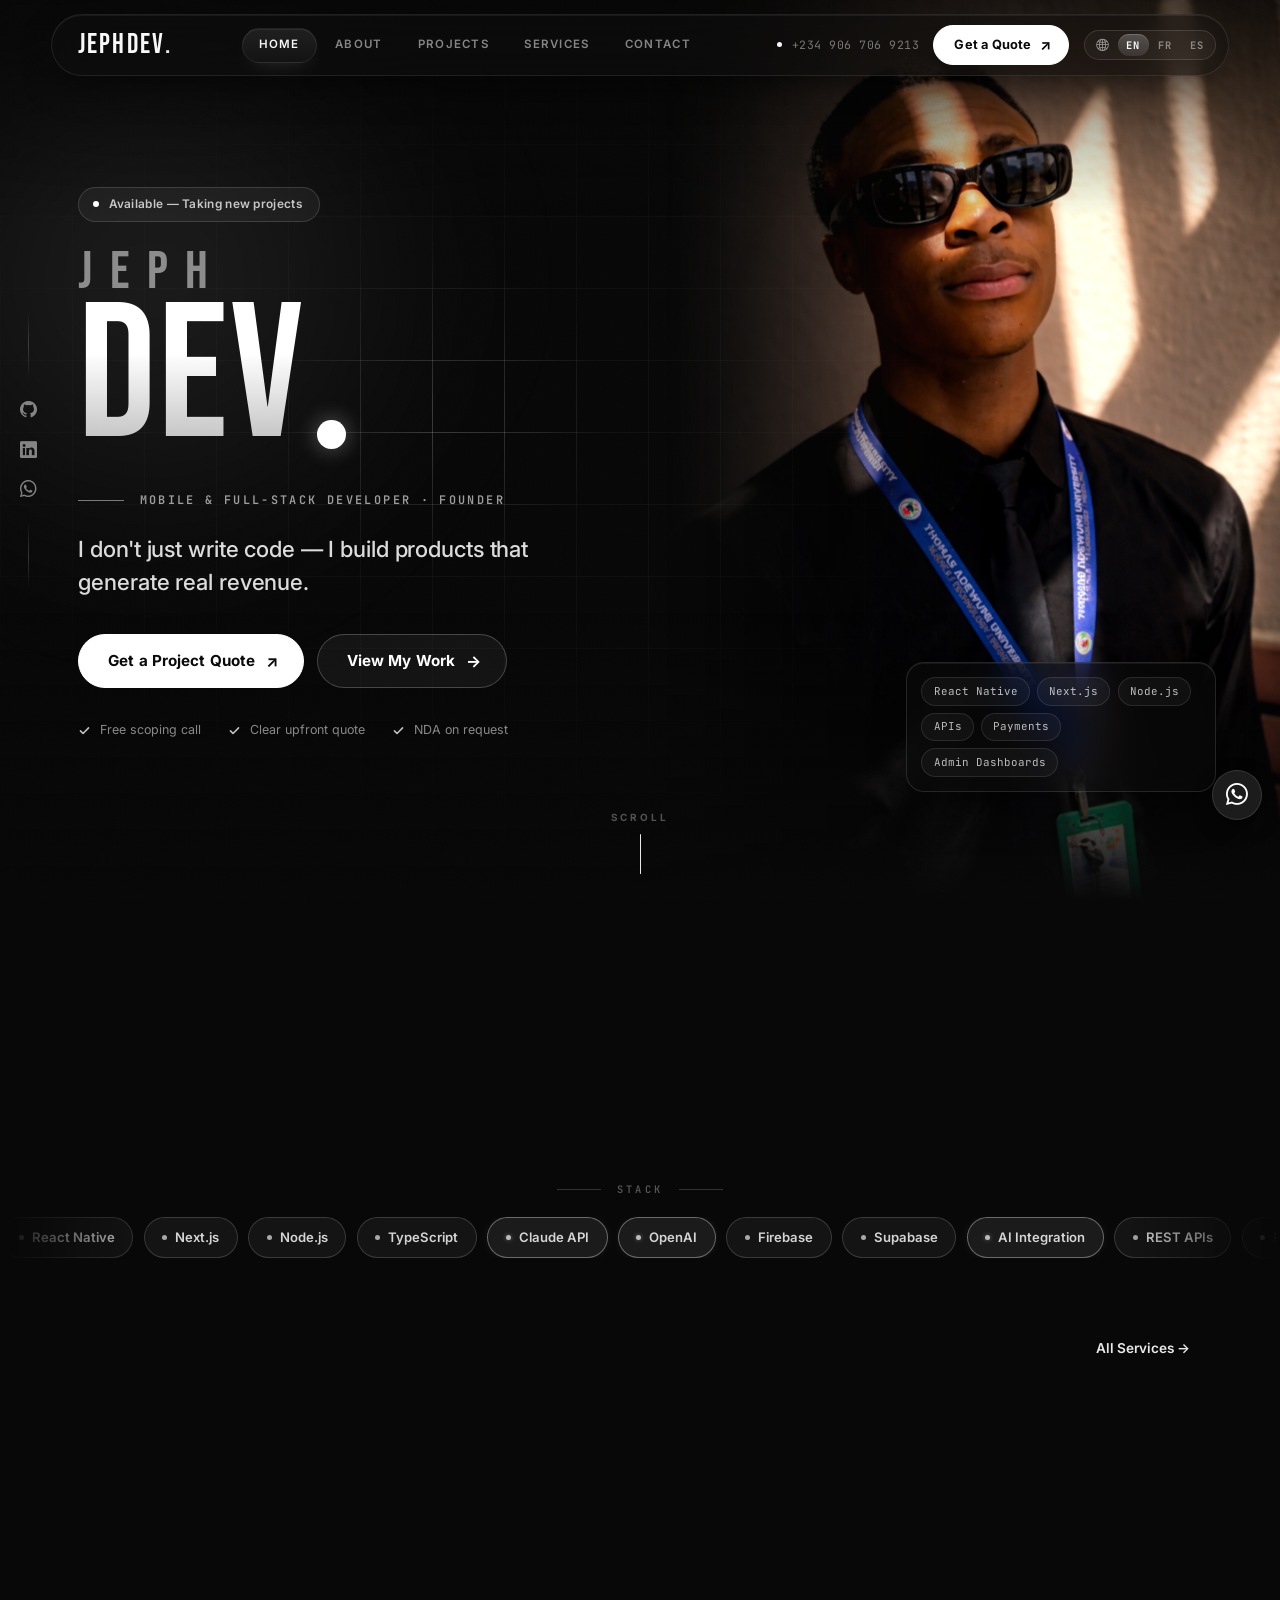
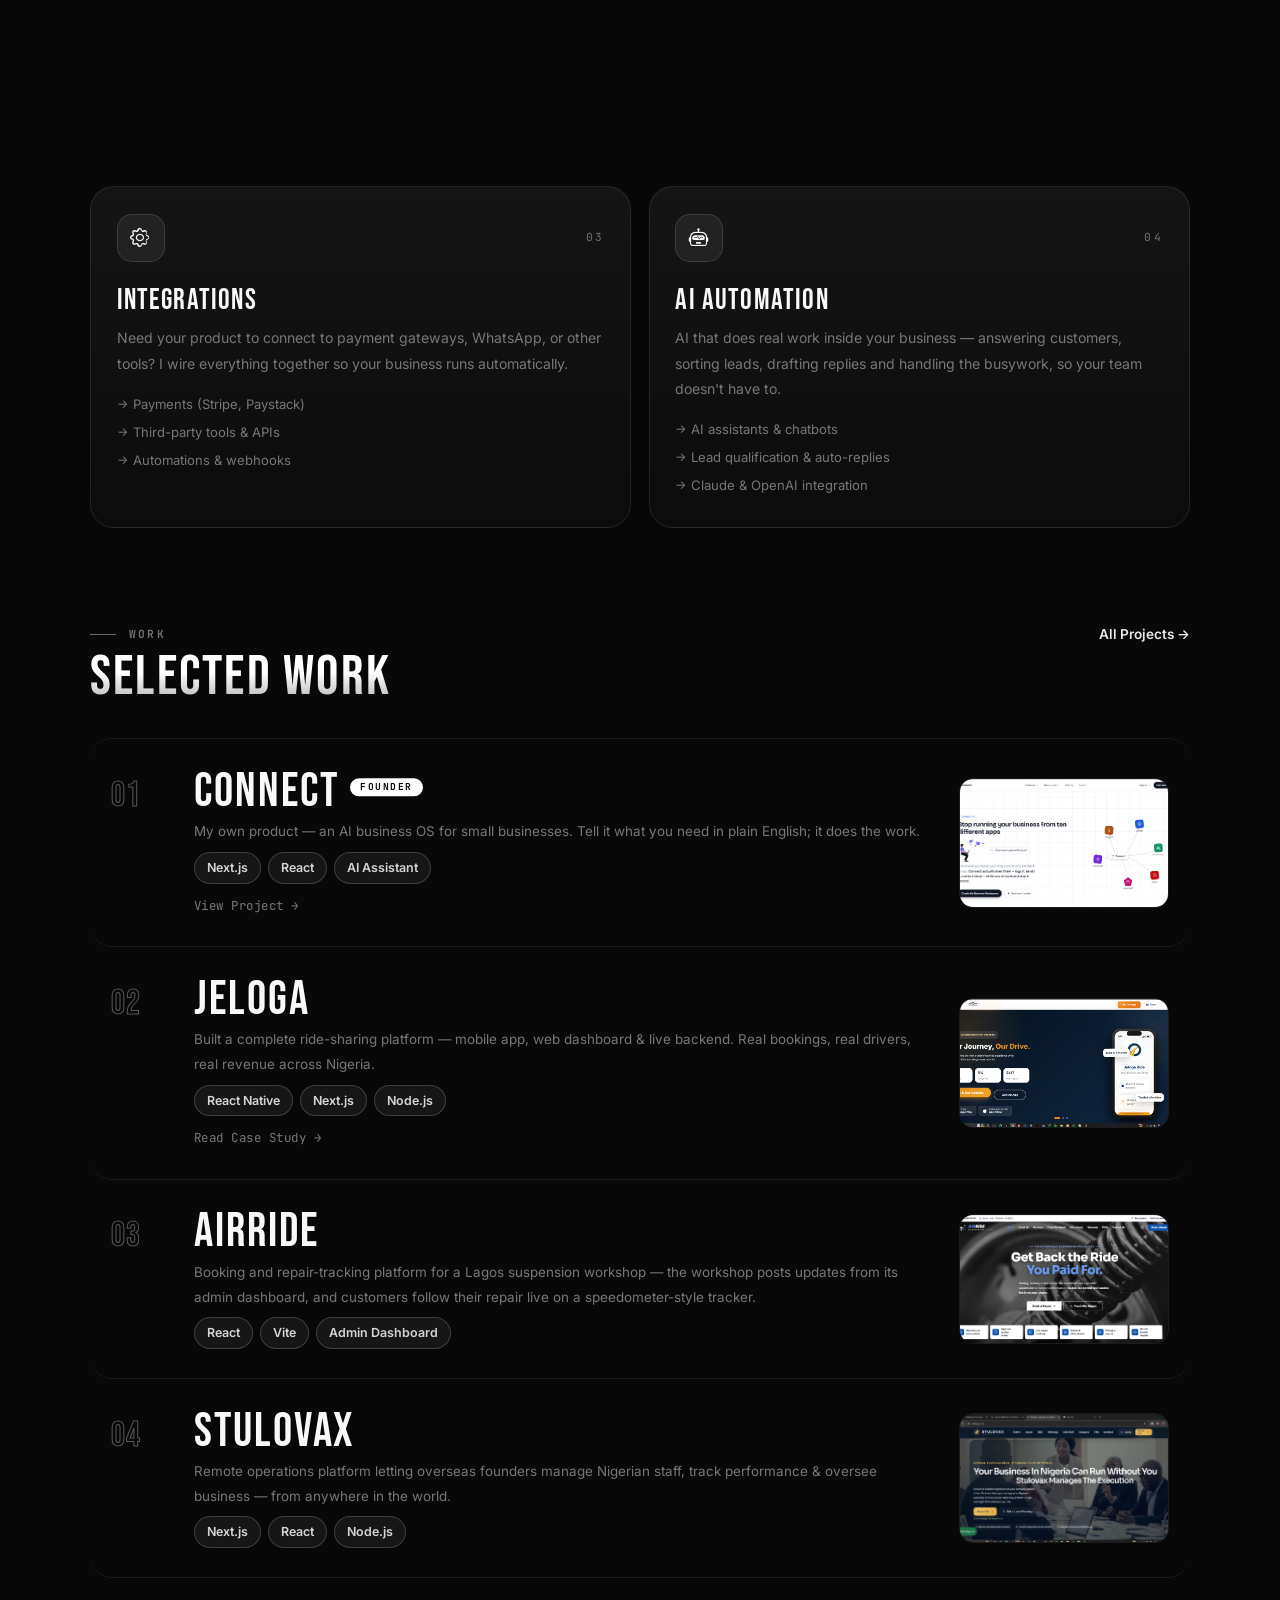
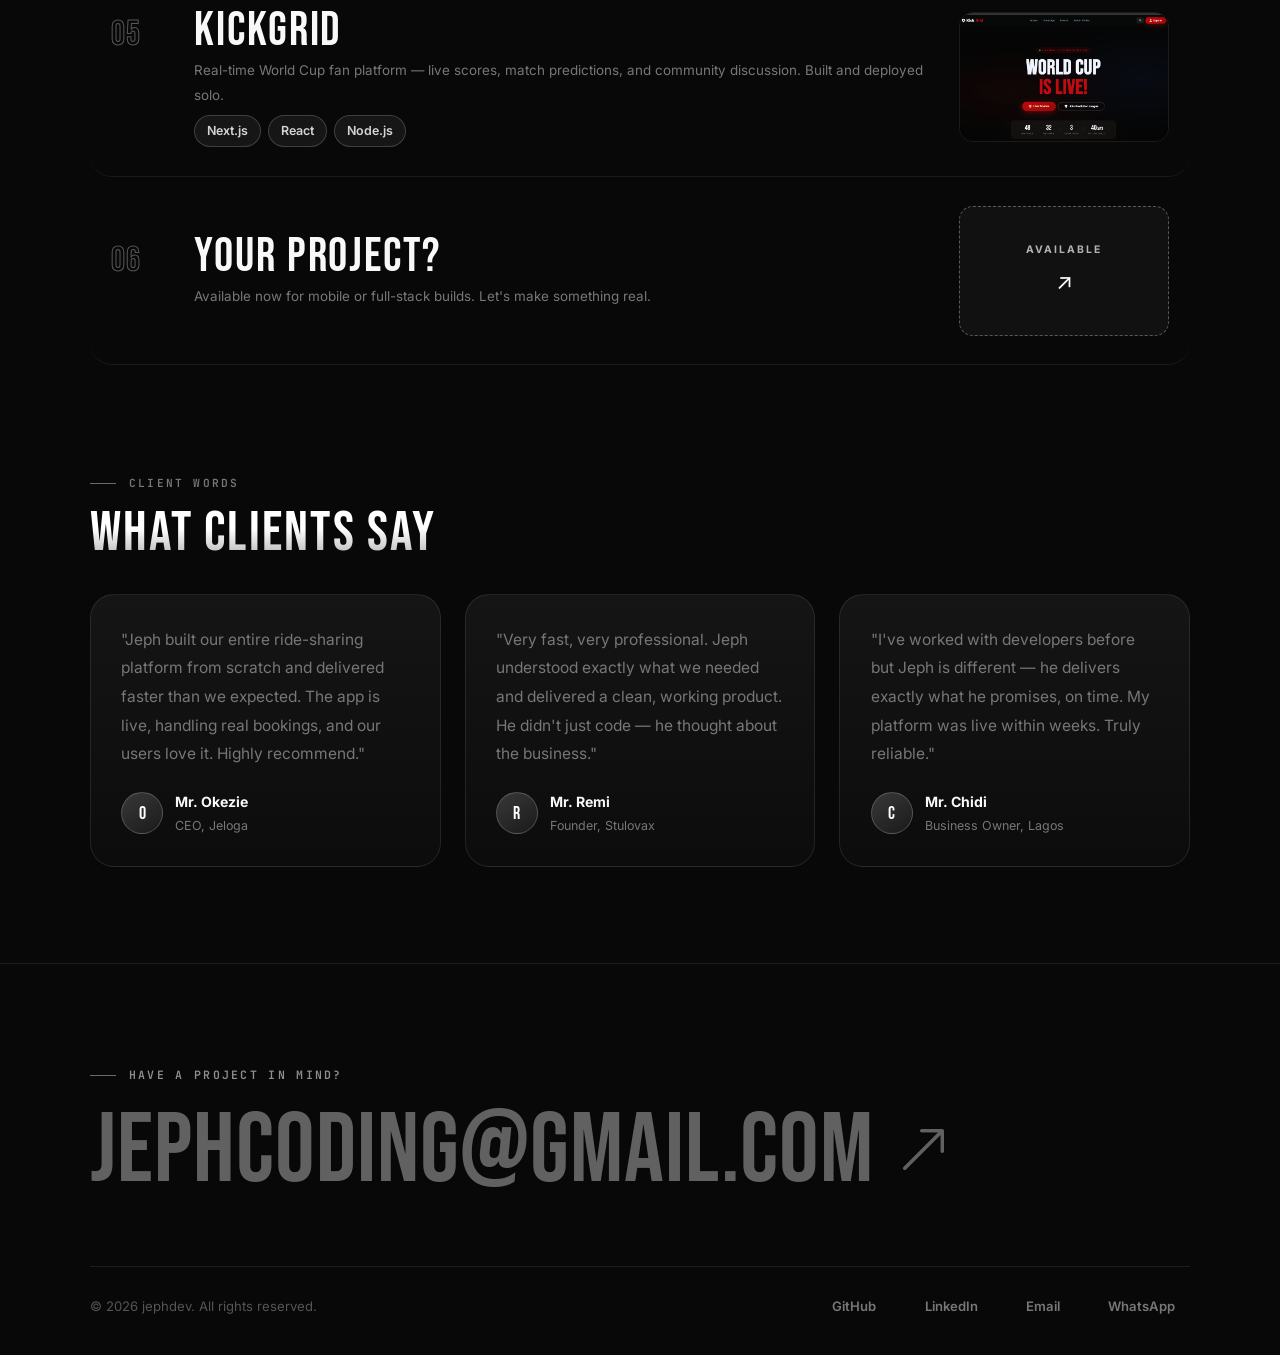
<file: index.html>
<!DOCTYPE html>
<html lang="en">
<head>
  <meta charset="UTF-8" />
  <meta name="viewport" content="width=device-width, initial-scale=1.0, viewport-fit=cover" />
  <meta name="theme-color" content="#080808" />
  <title>jephdev | Mobile & Full-Stack Developer</title>
  <link rel="icon" type="image/png" href="favicon.png" />
  <meta name="description" content="jephdev — Mobile & Full-Stack developer. React Native, Next.js, Node.js. Available for hire." />
  <meta property="og:title" content="jephdev | Mobile & Full-Stack Developer" />
  <meta property="og:description" content="Building React Native apps and full-stack products. Available for your next project." />
  <meta property="og:image" content="profile.png" />
  <meta property="og:type" content="website" />
  <meta name="twitter:card" content="summary_large_image" />
  <meta name="google-site-verification" content="kobqJArBLyjQQCQEYqQcwsHWDwMxcxX4MfgUhnoYzo0" />
  <link rel="preconnect" href="https://fonts.googleapis.com" />
  <link rel="preconnect" href="https://fonts.gstatic.com" crossorigin />
  <link href="https://fonts.googleapis.com/css2?family=Bebas+Neue&family=Inter:wght@400;500;600;700;800&family=JetBrains+Mono:wght@400;600;700&display=swap" rel="stylesheet" />
  <link rel="stylesheet" href="styles.css" />
</head>
<body>

  <!-- ══ NAV OVERLAY ══ -->
  <div class="nav-overlay" id="navOverlay" role="dialog" aria-modal="true" aria-label="Navigation">
    <div class="nav-overlay-inner">
      <ul class="nav-overlay-links">
        <li><a href="index.html" class="current"><span class="nav-num">01</span><span data-i18n="nav.home">Home</span></a></li>
        <li><a href="about.html"><span class="nav-num">02</span><span data-i18n="nav.about">About</span></a></li>
        <li><a href="projects.html"><span class="nav-num">03</span><span data-i18n="nav.projects">Projects</span></a></li>
        <li><a href="services.html"><span class="nav-num">04</span><span data-i18n="nav.services">Services</span></a></li>
        <li><a href="contact.html"><span class="nav-num">05</span><span data-i18n="nav.contact">Contact</span></a></li>
      </ul>
      <div class="nav-overlay-socials">
        <a href="https://github.com/jephcoded" target="_blank" rel="noopener noreferrer">GitHub</a>
        <a href="https://www.linkedin.com/in/jephcoding123" target="_blank" rel="noopener noreferrer">LinkedIn</a>
        <a href="mailto:jephcoding@gmail.com">Email</a>
        <a href="https://wa.me/2349067069213" target="_blank" rel="noopener noreferrer">WhatsApp</a>
      </div>
    </div>
  </div>

  <!-- ══ HEADER ══ -->
  <header class="header" id="siteHeader">
    <nav class="nav container">
      <a href="index.html" class="logo">jephdev<span>.</span></a>
      <ul class="nav-links-inline">
        <li><a href="index.html" class="current" data-i18n="nav.home">Home</a></li>
        <li><a href="about.html" data-i18n="nav.about">About</a></li>
        <li><a href="projects.html" data-i18n="nav.projects">Projects</a></li>
        <li><a href="services.html" data-i18n="nav.services">Services</a></li>
        <li><a href="contact.html" data-i18n="nav.contact">Contact</a></li>
      </ul>
      <div class="nav-right">
        <a href="tel:+2349067069213" class="nav-phone">+234 906 706 9213</a>
        <a href="contact.html" class="nav-cta-btn" data-i18n="nav.cta">Get a Quote</a>
        <a href="https://github.com/jephcoded" class="nav-icon-btn" target="_blank" rel="noopener noreferrer" aria-label="GitHub"><i class="bi bi-github"></i></a>
        <a href="https://wa.me/2349067069213" class="nav-icon-btn whatsapp-btn" target="_blank" rel="noopener noreferrer" aria-label="WhatsApp"><i class="bi bi-whatsapp"></i></a>
        <button class="menu-btn" id="menuBtn" aria-label="Open menu" aria-expanded="false" aria-controls="navOverlay">
          <span class="bar"></span><span class="bar"></span><span class="bar"></span>
        </button>
        <div class="lang-switcher">
          <button class="lang-btn active" data-lang="en">EN</button>
          <button class="lang-btn" data-lang="fr">FR</button>
          <button class="lang-btn" data-lang="es">ES</button>
        </div>
      </div>
    </nav>
  </header>

  <main>
    <section class="hero-full" id="hero">
      <div class="hero-bg" aria-hidden="true">
        <span class="hero-glow hero-glow--a"></span>
        <span class="hero-glow hero-glow--b"></span>
        <span class="hero-grid"></span>
      </div>
      <div class="hero-grain" aria-hidden="true"></div>
      <aside class="hero-social-bar" aria-label="Social links">
        <div class="hero-social-line"></div>
        <a href="https://github.com/jephcoded" target="_blank" rel="noopener noreferrer" aria-label="GitHub"><i class="bi bi-github"></i></a>
        <a href="https://www.linkedin.com/in/jephcoding123" target="_blank" rel="noopener noreferrer" aria-label="LinkedIn"><i class="bi bi-linkedin"></i></a>
        <a href="https://wa.me/2349067069213" target="_blank" rel="noopener noreferrer" aria-label="WhatsApp"><i class="bi bi-whatsapp"></i></a>
        <div class="hero-social-line"></div>
      </aside>
      <div class="hero-photo-panel" aria-hidden="true">
        <div class="hero-photo-frame">
          <img src="profile.png" alt="" class="hero-photo-img" loading="eager" fetchpriority="high" />
        </div>
      </div>
      <div class="hero-tech-tags" aria-hidden="true">
          <span>React Native</span><span>Next.js</span><span>Node.js</span><span>APIs</span><span>Payments</span><span>Admin Dashboards</span>
        </div>
      <div class="hero-content">
        <div class="hero-avail-tag">
          <span class="hero-badge-dot"></span><span data-i18n="hero.badge">Available — Taking new projects</span>
        </div>
        <h1 class="hero-name-block" aria-label="Jeph Dev">
          <span class="hero-name-top" aria-hidden="true">JEPH</span>
          <span class="hero-name-big" aria-hidden="true"><span class="hl" style="--i:0"><span>D</span></span><span class="hl" style="--i:1"><span>E</span></span><span class="hl" style="--i:2"><span>V</span></span><span class="name-dot"></span></span>
        </h1>
        <p class="hero-role"><span data-i18n="hero.role">Mobile &amp; Full-Stack Developer · Founder</span></p>
        <p class="hero-tagline" id="heroTagline" data-i18n="hero.tagline">I don't just write code — I build products that generate real revenue.</p>
        <div class="hero-actions" id="heroActions">
          <a href="contact.html" class="btn" data-i18n="hero.cta1">Get a Project Quote</a>
          <a href="projects.html" class="btn btn-ghost" data-i18n="hero.cta2">View My Work</a>
        </div>
        <p class="hero-trust">
          <span data-i18n="hero.trust1">Free scoping call</span>
          <span class="hero-trust-sep">·</span>
          <span data-i18n="hero.trust2">Clear upfront quote</span>
          <span class="hero-trust-sep">·</span>
          <span data-i18n="hero.trust3">NDA on request</span>
        </p>
      </div>
      <div class="hero-scroll" id="heroScroll" aria-hidden="true">
        <span data-i18n="hero.scroll">scroll</span>
        <div class="scroll-line"></div>
      </div>
    </section>

    <!-- ── Stats ── -->
    <section class="stats-section container">
      <div class="stats-row">
        <div class="stat-item">
          <div class="stat-number-wrap"><span class="stat-number" data-target="10">10</span><span class="stat-suffix">+</span></div>
          <span class="stat-label" data-i18n="stat.projects">Projects Built</span>
        </div>
        <div class="stat-item">
          <div class="stat-number-wrap"><span class="stat-number" data-target="8">8</span><span class="stat-suffix">+</span></div>
          <span class="stat-label" data-i18n="stat.clients">Happy Clients</span>
        </div>
        <div class="stat-item">
          <div class="stat-number-wrap"><span class="stat-number" data-target="3">3</span><span class="stat-suffix">+</span></div>
          <span class="stat-label" data-i18n="stat.years">Years Building</span>
        </div>
      </div>
    </section>

    <!-- ── Tech Marquee ── -->
    <section class="tech-section">
      <p class="tech-label">Stack</p>
      <div class="tech-marquee">
        <div class="tech-track" aria-hidden="true">
          <span class="tech-chip"><span class="tech-chip-dot"></span>React Native</span>
          <span class="tech-chip"><span class="tech-chip-dot"></span>Next.js</span>
          <span class="tech-chip"><span class="tech-chip-dot"></span>Node.js</span>
          <span class="tech-chip"><span class="tech-chip-dot"></span>TypeScript</span>
          <span class="tech-chip tech-chip--ai"><span class="tech-chip-dot"></span>Claude API</span>
          <span class="tech-chip tech-chip--ai"><span class="tech-chip-dot"></span>OpenAI</span>
          <span class="tech-chip"><span class="tech-chip-dot"></span>Firebase</span>
          <span class="tech-chip"><span class="tech-chip-dot"></span>Supabase</span>
          <span class="tech-chip tech-chip--ai"><span class="tech-chip-dot"></span>AI Integration</span>
          <span class="tech-chip"><span class="tech-chip-dot"></span>REST APIs</span>
          <span class="tech-chip"><span class="tech-chip-dot"></span>React</span>
          <span class="tech-chip"><span class="tech-chip-dot"></span>Git &amp; GitHub</span>
          <span class="tech-chip tech-chip--ai"><span class="tech-chip-dot"></span>Prompt Engineering</span>
          <span class="tech-chip"><span class="tech-chip-dot"></span>Figma</span>
          <span class="tech-chip"><span class="tech-chip-dot"></span>React Native</span>
          <span class="tech-chip"><span class="tech-chip-dot"></span>Next.js</span>
          <span class="tech-chip"><span class="tech-chip-dot"></span>Node.js</span>
          <span class="tech-chip"><span class="tech-chip-dot"></span>TypeScript</span>
          <span class="tech-chip tech-chip--ai"><span class="tech-chip-dot"></span>Claude API</span>
          <span class="tech-chip tech-chip--ai"><span class="tech-chip-dot"></span>OpenAI</span>
          <span class="tech-chip"><span class="tech-chip-dot"></span>Firebase</span>
          <span class="tech-chip"><span class="tech-chip-dot"></span>Supabase</span>
          <span class="tech-chip tech-chip--ai"><span class="tech-chip-dot"></span>AI Integration</span>
          <span class="tech-chip"><span class="tech-chip-dot"></span>REST APIs</span>
          <span class="tech-chip"><span class="tech-chip-dot"></span>React</span>
          <span class="tech-chip"><span class="tech-chip-dot"></span>Git &amp; GitHub</span>
          <span class="tech-chip tech-chip--ai"><span class="tech-chip-dot"></span>Prompt Engineering</span>
          <span class="tech-chip"><span class="tech-chip-dot"></span>Figma</span>
        </div>
      </div>
    </section>

    <!-- ── What I Build ── -->
    <section class="section container">
      <div style="display:flex; justify-content:space-between; align-items:center; flex-wrap:wrap; gap:0.5rem;">
        <p class="section-eyebrow" style="margin:0;" data-i18n="svc.eyebrow">Services</p>
        <a href="services.html" class="text-link" style="font-size:0.85rem;" data-i18n="svc.all">All Services →</a>
      </div>
      <h2 data-i18n="svc.title">What I Build</h2>
      <div class="services-editorial svc-grid-4">
        <div class="service-col">
          <span class="service-col-num"><span class="svc-ico"><i class="bi bi-phone"></i></span><span class="svc-idx">01</span></span>
          <h3 data-i18n="svc1.title">Mobile Apps</h3>
          <p data-i18n="svc1.desc">Your customers download it, use it, and pay through it — on iPhone and Android. I handle everything from first screen to App Store launch.</p>
          <ul>
            <li data-i18n="svc1.li1">Works on iOS &amp; Android</li>
            <li data-i18n="svc1.li2">Login, payments &amp; notifications</li>
            <li data-i18n="svc1.li3">App Store &amp; Play Store launch</li>
          </ul>
        </div>
        <div class="service-col">
          <span class="service-col-num"><span class="svc-ico"><i class="bi bi-laptop"></i></span><span class="svc-idx">02</span></span>
          <h3 data-i18n="svc2.title">Web Platforms</h3>
          <p data-i18n="svc2.desc">Customer portals, SaaS dashboards, booking systems — web products that run your business and handle real traffic from day one.</p>
          <ul>
            <li data-i18n="svc2.li1">Fast, modern frontend</li>
            <li data-i18n="svc2.li2">Secure backend &amp; database</li>
            <li data-i18n="svc2.li3">Fully hosted &amp; deployed</li>
          </ul>
        </div>
        <div class="service-col">
          <span class="service-col-num"><span class="svc-ico"><i class="bi bi-gear"></i></span><span class="svc-idx">03</span></span>
          <h3 data-i18n="svc3.title">Integrations</h3>
          <p data-i18n="svc3.desc">Need your product to connect to payment gateways, WhatsApp, or other tools? I wire everything together so your business runs automatically.</p>
          <ul>
            <li data-i18n="svc3.li1">Payments (Stripe, Paystack)</li>
            <li data-i18n="svc3.li2">Third-party tools &amp; APIs</li>
            <li data-i18n="svc3.li3">Automations &amp; webhooks</li>
          </ul>
        </div>
        <div class="service-col">
          <span class="service-col-num"><span class="svc-ico"><i class="bi bi-robot"></i></span><span class="svc-idx">04</span></span>
          <h3 data-i18n="svc4.title">AI Automation</h3>
          <p data-i18n="svc4.desc">AI that does real work inside your business — answering customers, sorting leads, drafting replies and handling the busywork, so your team doesn't have to.</p>
          <ul>
            <li data-i18n="svc4.li1">AI assistants &amp; chatbots</li>
            <li data-i18n="svc4.li2">Lead qualification &amp; auto-replies</li>
            <li data-i18n="svc4.li3">Claude &amp; OpenAI integration</li>
          </ul>
        </div>
      </div>
    </section>

    <!-- ── Selected Work ── -->
    <section class="section container">
      <div style="display:flex; justify-content:space-between; align-items:center; flex-wrap:wrap; gap:0.5rem;">
        <p class="section-eyebrow" style="margin:0;" data-i18n="work.eyebrow">Work</p>
        <a href="projects.html" class="text-link" style="font-size:0.85rem;" data-i18n="work.all">All Projects →</a>
      </div>
      <h2 data-i18n="work.title">Selected Work</h2>

      <div class="work-visual-list">

        <a href="projects.html#connectProject" class="work-visual-item">
          <div class="work-visual-left">
            <span class="work-num">01</span>
            <div class="work-info">
              <h3>Connect<span class="work-founder" data-i18n="badge.founder">Founder</span></h3>
              <p data-i18n="workc.desc">My own product — an AI business OS for small businesses. Tell it what you need in plain English; it does the work.</p>
              <div class="stack-tags" style="margin-top:0.5rem;">
                <span>Next.js</span><span>React</span><span>AI Assistant</span>
              </div>
              <span style="display:inline-block; margin-top:0.75rem; font-size:0.78rem; font-family:var(--font-mono); color:var(--muted); letter-spacing:0.04em;" data-i18n="workc.cta">View Project →</span>
            </div>
          </div>
          <div class="work-visual-right">
            <img src="connect.png" alt="Connect preview" class="work-thumb" loading="lazy" />
            <span class="work-arrow-badge">→</span>
          </div>
        </a>

        <a href="jeloga.html" class="work-visual-item">
          <div class="work-visual-left">
            <span class="work-num">02</span>
            <div class="work-info">
              <h3 data-i18n="work1.title">Jeloga</h3>
              <p data-i18n="work1.desc">Built a complete ride-sharing platform — mobile app, web dashboard &amp; live backend. Real bookings, real drivers, real revenue across Nigeria.</p>
              <div class="stack-tags" style="margin-top:0.5rem;">
                <span>React Native</span><span>Next.js</span><span>Node.js</span>
              </div>
              <span style="display:inline-block; margin-top:0.75rem; font-size:0.78rem; font-family:var(--font-mono); color:var(--muted); letter-spacing:0.04em;" data-i18n="work1.cs">Read Case Study →</span>
            </div>
          </div>
          <div class="work-visual-right">
            <img src="jeloga.png" alt="Jeloga preview" class="work-thumb" loading="lazy" />
            <span class="work-arrow-badge">→</span>
          </div>
        </a>

        <a href="https://airridesuspensionclinic.com.ng" target="_blank" rel="noopener noreferrer" class="work-visual-item">
          <div class="work-visual-left">
            <span class="work-num">03</span>
            <div class="work-info">
              <h3 data-i18n="worka.title">Airride</h3>
              <p data-i18n="worka.desc">Booking and repair-tracking platform for a Lagos suspension workshop — the workshop posts updates from its admin dashboard, and customers follow their repair live on a speedometer-style tracker.</p>
              <div class="stack-tags" style="margin-top:0.5rem;">
                <span>React</span><span>Vite</span><span>Admin Dashboard</span>
              </div>
            </div>
          </div>
          <div class="work-visual-right">
            <img src="airride.png" alt="Airride preview" class="work-thumb" loading="lazy" />
            <span class="work-arrow-badge">↗</span>
          </div>
        </a>

        <a href="https://stulovax.com" target="_blank" rel="noopener noreferrer" class="work-visual-item">
          <div class="work-visual-left">
            <span class="work-num">04</span>
            <div class="work-info">
              <h3 data-i18n="work2.title">Stulovax</h3>
              <p data-i18n="work2.desc">Remote operations platform letting overseas founders manage Nigerian staff, track performance &amp; oversee business — from anywhere in the world.</p>
              <div class="stack-tags" style="margin-top:0.5rem;">
                <span>Next.js</span><span>React</span><span>Node.js</span>
              </div>
            </div>
          </div>
          <div class="work-visual-right">
            <img src="stulovax2.png" alt="Stulovax preview" class="work-thumb" loading="lazy" />
            <span class="work-arrow-badge">↗</span>
          </div>
        </a>

        <a href="https://kickgrid.live" target="_blank" rel="noopener noreferrer" class="work-visual-item">
          <div class="work-visual-left">
            <span class="work-num">05</span>
            <div class="work-info">
              <h3 data-i18n="work3.title">Kickgrid</h3>
              <p data-i18n="work3.desc">Real-time World Cup fan platform — live scores, match predictions, and community discussion. Built and deployed solo.</p>
              <div class="stack-tags" style="margin-top:0.5rem;">
                <span>Next.js</span><span>React</span><span>Node.js</span>
              </div>
            </div>
          </div>
          <div class="work-visual-right">
            <img src="kickgrid.png" alt="Kickgrid preview" class="work-thumb" loading="lazy" />
            <span class="work-arrow-badge">↗</span>
          </div>
        </a>

        <a href="contact.html" class="work-visual-item">
          <div class="work-visual-left">
            <span class="work-num">06</span>
            <div class="work-info">
              <h3 data-i18n="work4.title">Your Project?</h3>
              <p data-i18n="work4.desc">Available now for mobile or full-stack builds. Let's make something real.</p>
            </div>
          </div>
          <div class="work-visual-right">
            <div class="work-thumb-placeholder">
              <span style="font-size:0.65rem; letter-spacing:2px; text-transform:uppercase; color:var(--text); font-weight:700; opacity:0.7;" data-i18n="work4.avail">Available</span>
              <span style="font-size:1.4rem; color:var(--text);">↗</span>
            </div>
          </div>
        </a>

      </div>
    </section>

    <!-- ── Testimonials ── -->
    <section class="section container">
      <p class="section-eyebrow" data-i18n="testi.eyebrow">Client Words</p>
      <h2 data-i18n="testi.title">What Clients Say</h2>
      <div class="testimonials-grid">

        <div class="testimonial-card">
          <p class="testimonial-quote" data-i18n="testi1.quote">"Jeph built our entire ride-sharing platform from scratch and delivered faster than we expected. The app is live, handling real bookings, and our users love it. Highly recommend."</p>
          <div class="testimonial-author">
            <div class="testimonial-dot"></div>
            <div>
              <span class="testimonial-name" data-i18n="testi1.name">Mr. Okezie</span>
              <span class="testimonial-role" data-i18n="testi1.role">CEO, Jeloga</span>
            </div>
          </div>
        </div>

        <div class="testimonial-card">
          <p class="testimonial-quote" data-i18n="testi2.quote">"Very fast, very professional. Jeph understood exactly what we needed and delivered a clean, working product. He didn't just code — he thought about the business."</p>
          <div class="testimonial-author">
            <div class="testimonial-dot"></div>
            <div>
              <span class="testimonial-name" data-i18n="testi2.name">Mr. Remi</span>
              <span class="testimonial-role" data-i18n="testi2.role">Founder, Stulovax</span>
            </div>
          </div>
        </div>

        <div class="testimonial-card">
          <p class="testimonial-quote" data-i18n="testi3.quote">"I've worked with developers before but Jeph is different — he delivers exactly what he promises, on time. My platform was live within weeks. Truly reliable."</p>
          <div class="testimonial-author">
            <div class="testimonial-dot"></div>
            <div>
              <span class="testimonial-name" data-i18n="testi3.name">Mr. Chidi</span>
              <span class="testimonial-role" data-i18n="testi3.role">Business Owner, Lagos</span>
            </div>
          </div>
        </div>

      </div>
    </section>

  </main>

  <footer class="footer">
    <div class="container footer-hero">
      <p class="footer-kicker" data-i18n="footer.kicker">Have a project in mind?</p>
      <a href="mailto:jephcoding@gmail.com" class="footer-mail"><span>jephcoding@gmail.com</span><i class="bi bi-arrow-up-right"></i></a>
    </div>
    <div class="container footer-content">
      <p>© <span id="year"></span> jephdev. <span data-i18n="footer.rights">All rights reserved.</span></p>
      <div class="socials">
        <a href="https://github.com/jephcoded" target="_blank" rel="noopener noreferrer">GitHub</a>
        <a href="https://www.linkedin.com/in/jephcoding123" target="_blank" rel="noopener noreferrer">LinkedIn</a>
        <a href="mailto:jephcoding@gmail.com">Email</a>
        <a href="https://wa.me/2349067069213" target="_blank" rel="noopener noreferrer">WhatsApp</a>
      </div>
    </div>
  </footer>

  <script src="script.js"></script>
</body>
</html>
</file>
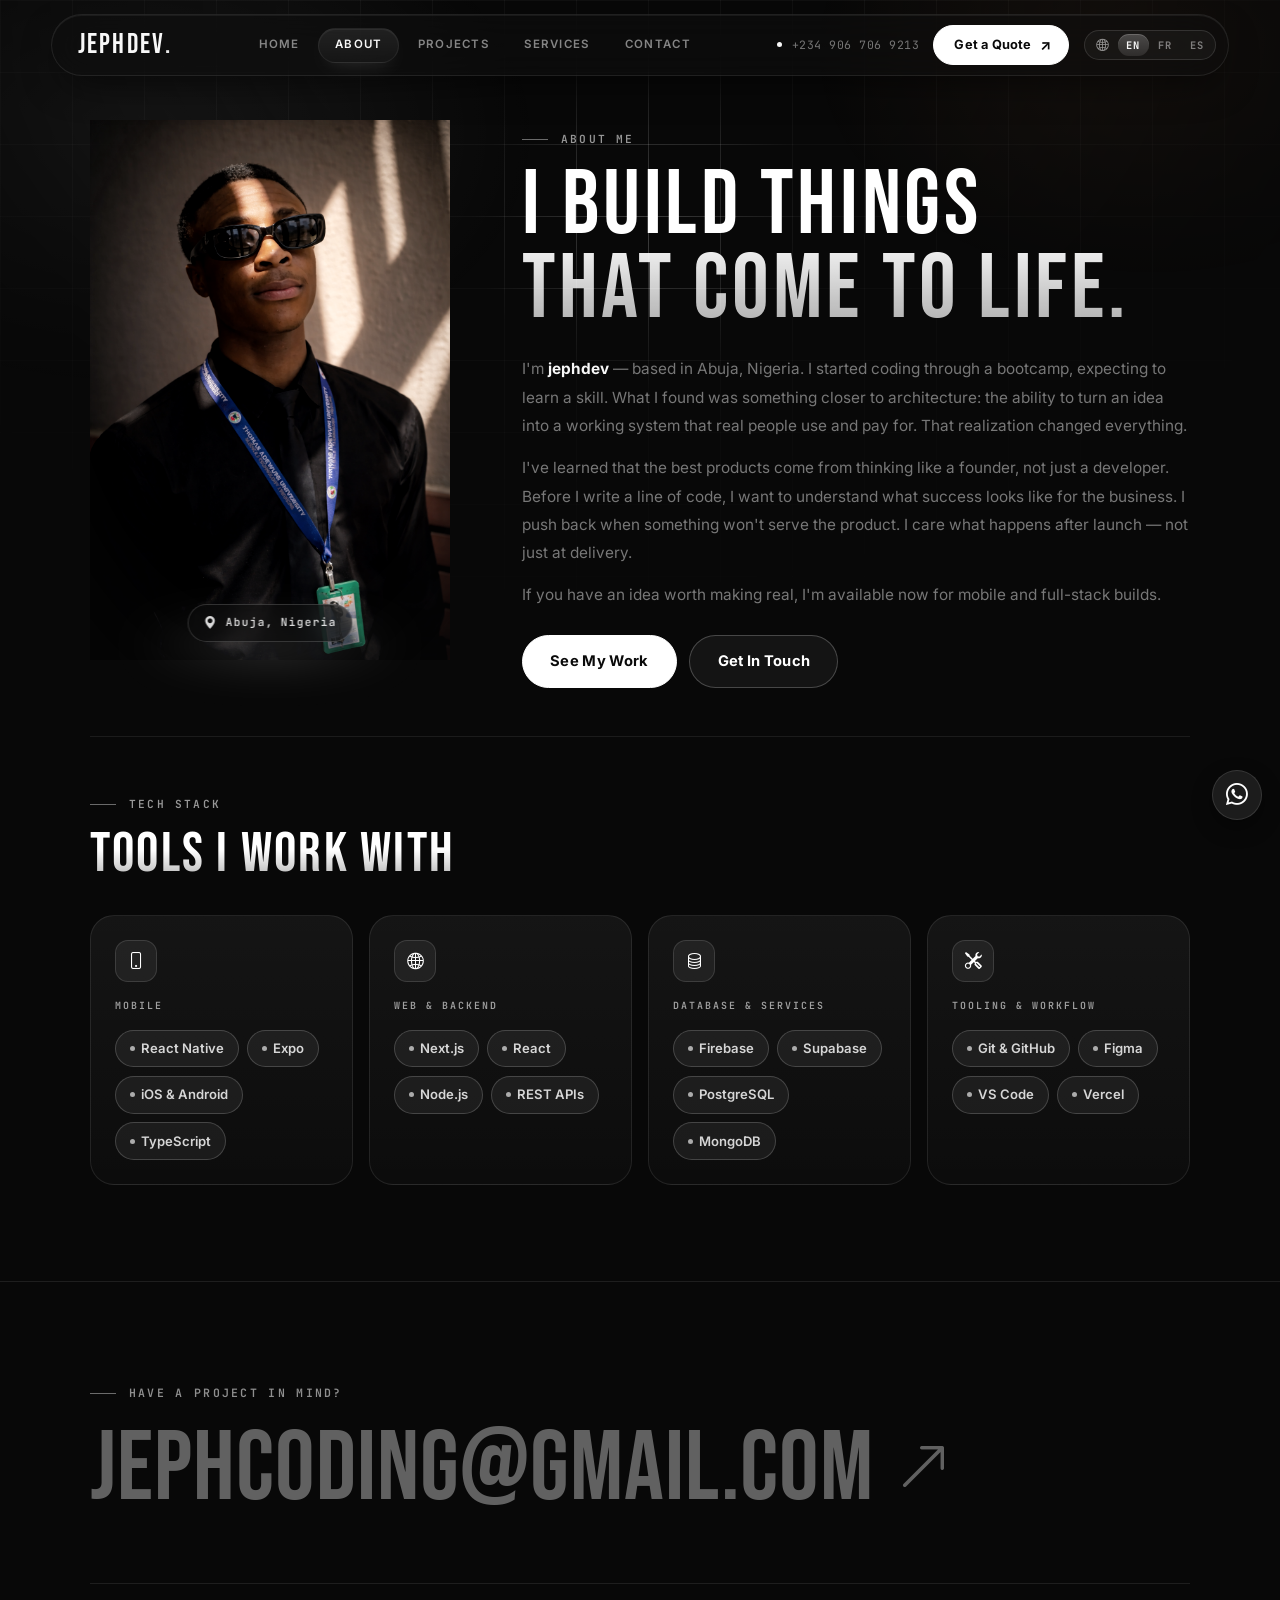
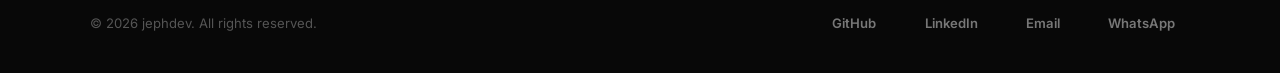
<file: about.html>
<!DOCTYPE html>
<html lang="en">
<head>
  <meta charset="UTF-8" />
  <meta name="viewport" content="width=device-width, initial-scale=1.0, viewport-fit=cover" />
  <meta name="theme-color" content="#080808" />
  <title>About | jephdev</title>
  <link rel="icon" type="image/png" href="favicon.png" />
  <link rel="shortcut icon" href="favicon.png" />
  <meta name="description" content="About jephdev — Mobile & Full-Stack developer specializing in React Native and Next.js." />
  <meta property="og:title" content="About | jephdev" />
  <meta property="og:description" content="Mobile & Full-Stack developer. React Native, Next.js, Node.js — building products that ship." />
  <meta property="og:image" content="profile.png" />
  <meta property="og:type" content="website" />
  <meta name="twitter:card" content="summary_large_image" />
  <link rel="stylesheet" href="styles.css" />
</head>
<body>

  <div class="nav-overlay" id="navOverlay" role="dialog" aria-modal="true" aria-label="Navigation">
    <div class="nav-overlay-inner">
      <ul class="nav-overlay-links">
        <li><a href="index.html"><span class="nav-num">01</span><span data-i18n="nav.home">Home</span></a></li>
        <li><a href="about.html" class="current"><span class="nav-num">02</span><span data-i18n="nav.about">About</span></a></li>
        <li><a href="projects.html"><span class="nav-num">03</span><span data-i18n="nav.projects">Projects</span></a></li>
        <li><a href="services.html"><span class="nav-num">04</span><span data-i18n="nav.services">Services</span></a></li>
        <li><a href="contact.html"><span class="nav-num">05</span><span data-i18n="nav.contact">Contact</span></a></li>
      </ul>
      <div class="nav-overlay-socials">
        <a href="https://github.com/jephcoded" target="_blank" rel="noopener noreferrer">GitHub</a>
        <a href="https://www.linkedin.com/in/jephcoding123" target="_blank" rel="noopener noreferrer">LinkedIn</a>
        <a href="mailto:jephcoding@gmail.com">Email</a>
        <a href="https://wa.me/2349067069213" target="_blank" rel="noopener noreferrer">WhatsApp</a>
      </div>
    </div>
  </div>

  <header class="header" id="siteHeader">
    <nav class="nav container">
      <a href="index.html" class="logo">jephdev<span>.</span></a>
      <ul class="nav-links-inline">
        <li><a href="index.html" data-i18n="nav.home">Home</a></li>
        <li><a href="about.html" class="current" data-i18n="nav.about">About</a></li>
        <li><a href="projects.html" data-i18n="nav.projects">Projects</a></li>
        <li><a href="services.html" data-i18n="nav.services">Services</a></li>
        <li><a href="contact.html" data-i18n="nav.contact">Contact</a></li>
      </ul>
      <div class="nav-right">
        <a href="tel:+2349067069213" class="nav-phone">+234 906 706 9213</a>
        <a href="contact.html" class="nav-cta-btn" data-i18n="nav.cta">Get a Quote</a>
        <a href="https://github.com/jephcoded" class="nav-icon-btn" target="_blank" rel="noopener noreferrer" aria-label="GitHub"><i class="bi bi-github"></i></a>
        <a href="https://wa.me/2349067069213" class="nav-icon-btn whatsapp-btn" target="_blank" rel="noopener noreferrer" aria-label="WhatsApp"><i class="bi bi-whatsapp"></i></a>
        <button class="menu-btn" id="menuBtn" aria-label="Open menu" aria-expanded="false" aria-controls="navOverlay">
          <span class="bar"></span><span class="bar"></span><span class="bar"></span>
        </button>
        <div class="lang-switcher">
          <button class="lang-btn active" data-lang="en">EN</button>
          <button class="lang-btn" data-lang="fr">FR</button>
          <button class="lang-btn" data-lang="es">ES</button>
        </div>
      </div>
    </nav>
  </header>

  <main class="page-main">

    <section class="about-hero container">
      <div class="about-layout">

        <div class="about-photo-wrap">
          <img src="profile.png" alt="jephdev — Mobile & Full-Stack Developer" class="about-photo" />
          <div class="about-photo-glow"></div>
          <span class="about-loc"><i class="bi bi-geo-alt-fill"></i>Abuja, Nigeria</span>
        </div>

        <div class="about-copy">
          <p class="section-eyebrow" data-i18n="about.eyebrow">About Me</p>
          <h1 data-i18n="about.title">I Build Things<br>That Come to Life.</h1>
          <p class="bio" data-i18n="about.bio1">
            I'm <strong>jephdev</strong> — based in Abuja, Nigeria. I started coding through a bootcamp,
            expecting to learn a skill. What I found was something closer to architecture: the ability to
            turn an idea into a working system that real people use and pay for. That realization changed everything.
          </p>
          <p class="bio" data-i18n="about.bio2">
            I've learned that the best products come from thinking like a founder, not just a developer.
            Before I write a line of code, I want to understand what success looks like for the business.
            I push back when something won't serve the product. I care what happens after launch — not just at delivery.
          </p>
          <p class="bio" data-i18n="about.bio3">
            If you have an idea worth making real, I'm available now for mobile and full-stack builds.
          </p>
          <div class="about-actions">
            <a href="projects.html" class="btn" data-i18n="about.btn1">See My Work</a>
            <a href="contact.html" class="btn btn-ghost" data-i18n="about.btn2">Get In Touch</a>
          </div>
        </div>

      </div>
    </section>

    <section class="stack-section container">
      <p class="section-eyebrow" data-i18n="stack.eyebrow">Tech Stack</p>
      <h2 data-i18n="stack.title">Tools I Work With</h2>

      <div class="stack-groups">

        <div class="stack-group">
          <span class="stack-ico"><i class="bi bi-phone"></i></span>
          <p class="stack-group-title" data-i18n="stack.mobile">Mobile</p>
          <div class="tech-grid">
            <span class="tech-grid-chip"><span class="tech-chip-dot"></span>React Native</span>
            <span class="tech-grid-chip"><span class="tech-chip-dot"></span>Expo</span>
            <span class="tech-grid-chip"><span class="tech-chip-dot"></span>iOS &amp; Android</span>
            <span class="tech-grid-chip"><span class="tech-chip-dot"></span>TypeScript</span>
          </div>
        </div>

        <div class="stack-group">
          <span class="stack-ico"><i class="bi bi-globe2"></i></span>
          <p class="stack-group-title" data-i18n="stack.web">Web &amp; Backend</p>
          <div class="tech-grid">
            <span class="tech-grid-chip"><span class="tech-chip-dot"></span>Next.js</span>
            <span class="tech-grid-chip"><span class="tech-chip-dot"></span>React</span>
            <span class="tech-grid-chip"><span class="tech-chip-dot"></span>Node.js</span>
            <span class="tech-grid-chip"><span class="tech-chip-dot"></span>REST APIs</span>
          </div>
        </div>

        <div class="stack-group">
          <span class="stack-ico"><i class="bi bi-database"></i></span>
          <p class="stack-group-title" data-i18n="stack.db">Database &amp; Services</p>
          <div class="tech-grid">
            <span class="tech-grid-chip"><span class="tech-chip-dot"></span>Firebase</span>
            <span class="tech-grid-chip"><span class="tech-chip-dot"></span>Supabase</span>
            <span class="tech-grid-chip"><span class="tech-chip-dot"></span>PostgreSQL</span>
            <span class="tech-grid-chip"><span class="tech-chip-dot"></span>MongoDB</span>
          </div>
        </div>

        <div class="stack-group">
          <span class="stack-ico"><i class="bi bi-tools"></i></span>
          <p class="stack-group-title" data-i18n="stack.tools">Tooling &amp; Workflow</p>
          <div class="tech-grid">
            <span class="tech-grid-chip"><span class="tech-chip-dot"></span>Git &amp; GitHub</span>
            <span class="tech-grid-chip"><span class="tech-chip-dot"></span>Figma</span>
            <span class="tech-grid-chip"><span class="tech-chip-dot"></span>VS Code</span>
            <span class="tech-grid-chip"><span class="tech-chip-dot"></span>Vercel</span>
          </div>
        </div>

      </div>
    </section>

  </main>

  <footer class="footer">
    <div class="container footer-hero">
      <p class="footer-kicker" data-i18n="footer.kicker">Have a project in mind?</p>
      <a href="mailto:jephcoding@gmail.com" class="footer-mail"><span>jephcoding@gmail.com</span><i class="bi bi-arrow-up-right"></i></a>
    </div>
    <div class="container footer-content">
      <p>© <span id="year"></span> jephdev. <span data-i18n="footer.rights">All rights reserved.</span></p>
      <div class="socials">
        <a href="https://github.com/jephcoded" target="_blank" rel="noopener noreferrer">GitHub</a>
        <a href="https://www.linkedin.com/in/jephcoding123" target="_blank" rel="noopener noreferrer">LinkedIn</a>
        <a href="mailto:jephcoding@gmail.com">Email</a>
        <a href="https://wa.me/2349067069213" target="_blank" rel="noopener noreferrer">WhatsApp</a>
      </div>
    </div>
  </footer>

  <script src="script.js"></script>
</body>
</html>
</file>
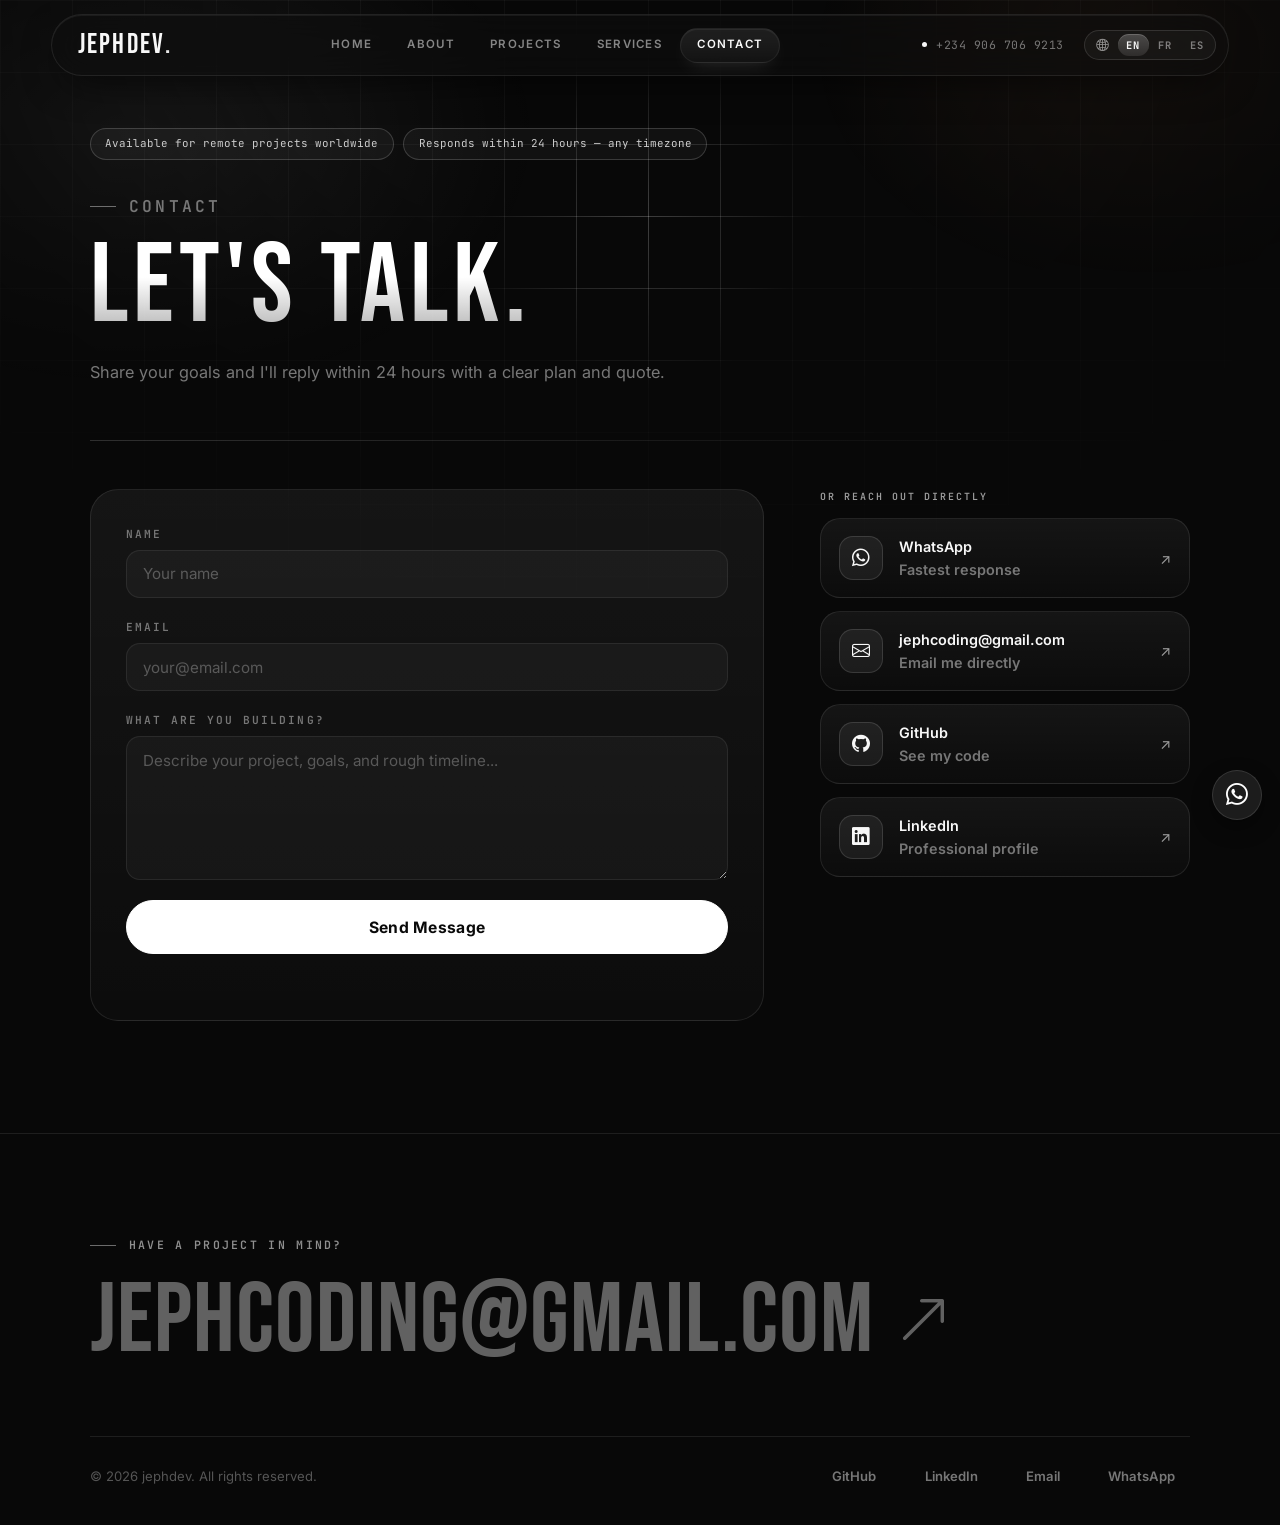
<file: contact.html>
<!DOCTYPE html>
<html lang="en">
<head>
  <meta charset="UTF-8" />
  <meta name="viewport" content="width=device-width, initial-scale=1.0, viewport-fit=cover" />
  <meta name="theme-color" content="#080808" />
  <title>Contact | jephdev</title>
  <link rel="icon" type="image/png" href="favicon.png" />
  <link rel="shortcut icon" href="favicon.png" />
  <meta name="description" content="Contact jephdev for mobile app and full-stack development work. Fast replies, project-ready." />
  <meta property="og:title" content="Contact | jephdev" />
  <meta property="og:description" content="Let's build your mobile or full-stack product. Get in touch." />
  <meta property="og:image" content="profile.png" />
  <meta property="og:type" content="website" />
  <meta name="twitter:card" content="summary_large_image" />
  <link rel="stylesheet" href="styles.css" />
</head>
<body>

  <div class="nav-overlay" id="navOverlay" role="dialog" aria-modal="true" aria-label="Navigation">
    <div class="nav-overlay-inner">
      <ul class="nav-overlay-links">
        <li><a href="index.html"><span class="nav-num">01</span><span data-i18n="nav.home">Home</span></a></li>
        <li><a href="about.html"><span class="nav-num">02</span><span data-i18n="nav.about">About</span></a></li>
        <li><a href="projects.html"><span class="nav-num">03</span><span data-i18n="nav.projects">Projects</span></a></li>
        <li><a href="services.html"><span class="nav-num">04</span><span data-i18n="nav.services">Services</span></a></li>
        <li><a href="contact.html" class="current"><span class="nav-num">05</span><span data-i18n="nav.contact">Contact</span></a></li>
      </ul>
      <div class="nav-overlay-socials">
        <a href="https://github.com/jephcoded" target="_blank" rel="noopener noreferrer">GitHub</a>
        <a href="https://www.linkedin.com/in/jephcoding123" target="_blank" rel="noopener noreferrer">LinkedIn</a>
        <a href="mailto:jephcoding@gmail.com">Email</a>
        <a href="https://wa.me/2349067069213" target="_blank" rel="noopener noreferrer">WhatsApp</a>
      </div>
    </div>
  </div>

  <header class="header" id="siteHeader">
    <nav class="nav container">
      <a href="index.html" class="logo">jephdev<span>.</span></a>
      <ul class="nav-links-inline">
        <li><a href="index.html" data-i18n="nav.home">Home</a></li>
        <li><a href="about.html" data-i18n="nav.about">About</a></li>
        <li><a href="projects.html" data-i18n="nav.projects">Projects</a></li>
        <li><a href="services.html" data-i18n="nav.services">Services</a></li>
        <li><a href="contact.html" class="current" data-i18n="nav.contact">Contact</a></li>
      </ul>
      <div class="nav-right">
        <a href="tel:+2349067069213" class="nav-phone">+234 906 706 9213</a>
        <a href="https://github.com/jephcoded" class="nav-icon-btn" target="_blank" rel="noopener noreferrer" aria-label="GitHub"><i class="bi bi-github"></i></a>
        <a href="https://wa.me/2349067069213" class="nav-icon-btn whatsapp-btn" target="_blank" rel="noopener noreferrer" aria-label="WhatsApp"><i class="bi bi-whatsapp"></i></a>
        <button class="menu-btn" id="menuBtn" aria-label="Open menu" aria-expanded="false" aria-controls="navOverlay">
          <span class="bar"></span><span class="bar"></span><span class="bar"></span>
        </button>
        <div class="lang-switcher">
          <button class="lang-btn active" data-lang="en">EN</button>
          <button class="lang-btn" data-lang="fr">FR</button>
          <button class="lang-btn" data-lang="es">ES</button>
        </div>
      </div>
    </nav>
  </header>

  <main class="page-main">

    <section class="page-hero container">
      <div style="display:flex; flex-wrap:wrap; gap:0.6rem; margin-bottom:1rem;">
        <span class="case-badge" data-i18n="contact.worldwide">Available for remote projects worldwide</span>
        <span class="case-badge" data-i18n="contact.timezone">Responds within 24 hours — any timezone</span>
      </div>
      <p class="section-eyebrow" data-i18n="contact.eyebrow">Contact</p>
      <h1 data-i18n="contact.title">Let's Talk.</h1>
      <p data-i18n="contact.sub">Share your goals and I'll reply within 24 hours with a clear plan and quote.</p>
    </section>

    <section class="container">
      <div class="contact-layout">

        <div>
          <form class="contact-form" id="contactForm" data-formspree-id="YOUR_FORM_ID">
            <label>
              <span data-i18n="form.name">Name</span>
              <input type="text" name="name" data-i18n="form.name.ph" placeholder="Your name" required autocomplete="name" />
            </label>
            <label>
              <span data-i18n="form.email">Email</span>
              <input type="email" name="email" data-i18n="form.email.ph" placeholder="your@email.com" required autocomplete="email" />
            </label>
            <label>
              <span data-i18n="form.message">What are you building?</span>
              <textarea name="message" rows="6" data-i18n="form.message.ph" placeholder="Describe your project, goals, and rough timeline..." required></textarea>
            </label>
            <button type="submit" class="btn" id="submitBtn" style="width:100%; justify-content:center; text-align:center;" data-i18n="form.submit">Send Message</button>
            <div class="form-success" id="formSuccess" style="display:none; margin-top:1rem; padding:1.1rem 1.2rem; background:rgba(255,255,255,0.05); border:1px solid rgba(255,255,255,0.18); border-radius:8px; color:var(--text); font-weight:600; font-size:0.92rem;">
              <span data-i18n="form.success">✓ Message sent! I'll get back to you within 24 hours.</span>
            </div>
            <p class="form-note" id="formNote" style="color:var(--muted); font-size:0.84rem; margin-top:0.6rem;"></p>
          </form>
        </div>

        <aside>
          <span class="contact-sidebar-title" data-i18n="contact.sidebar">Or reach out directly</span>

          <a href="https://wa.me/2349067069213?text=Hi%20jephdev,%20I%20want%20to%20work%20with%20you" class="quick-link" target="_blank" rel="noopener noreferrer">
            <span class="quick-link-icon"><i class="bi bi-whatsapp"></i></span>
            <span class="quick-link-text">
              <span data-i18n="contact.wa.label">WhatsApp</span>
              <span class="quick-link-label" data-i18n="contact.wa.sub">Fastest response</span>
            </span>
            <span style="color:var(--text); font-size:0.9rem; opacity:0.6;">↗</span>
          </a>

          <a href="mailto:jephcoding@gmail.com" class="quick-link">
            <span class="quick-link-icon"><i class="bi bi-envelope"></i></span>
            <span class="quick-link-text">
              <span>jephcoding@gmail.com</span>
              <span class="quick-link-label" data-i18n="contact.email.sub">Email me directly</span>
            </span>
            <span style="color:var(--text); font-size:0.9rem; opacity:0.6;">↗</span>
          </a>

          <a href="https://github.com/jephcoded" class="quick-link" target="_blank" rel="noopener noreferrer">
            <span class="quick-link-icon"><i class="bi bi-github"></i></span>
            <span class="quick-link-text">
              <span data-i18n="contact.gh.label">GitHub</span>
              <span class="quick-link-label" data-i18n="contact.gh.sub">See my code</span>
            </span>
            <span style="color:var(--text); font-size:0.9rem; opacity:0.6;">↗</span>
          </a>

          <a href="https://www.linkedin.com/in/jephcoding123" class="quick-link" target="_blank" rel="noopener noreferrer">
            <span class="quick-link-icon"><i class="bi bi-linkedin"></i></span>
            <span class="quick-link-text">
              <span data-i18n="contact.li.label">LinkedIn</span>
              <span class="quick-link-label" data-i18n="contact.li.sub">Professional profile</span>
            </span>
            <span style="color:var(--text); font-size:0.9rem; opacity:0.6;">↗</span>
          </a>
        </aside>
      </div>
    </section>

  </main>

  <footer class="footer">
    <div class="container footer-hero">
      <p class="footer-kicker" data-i18n="footer.kicker">Have a project in mind?</p>
      <a href="mailto:jephcoding@gmail.com" class="footer-mail"><span>jephcoding@gmail.com</span><i class="bi bi-arrow-up-right"></i></a>
    </div>
    <div class="container footer-content">
      <p>© <span id="year"></span> jephdev. <span data-i18n="footer.rights">All rights reserved.</span></p>
      <div class="socials">
        <a href="https://github.com/jephcoded" target="_blank" rel="noopener noreferrer">GitHub</a>
        <a href="https://www.linkedin.com/in/jephcoding123" target="_blank" rel="noopener noreferrer">LinkedIn</a>
        <a href="mailto:jephcoding@gmail.com">Email</a>
        <a href="https://wa.me/2349067069213" target="_blank" rel="noopener noreferrer">WhatsApp</a>
      </div>
    </div>
  </footer>

  <script src="script.js"></script>
</body>
</html>
</file>
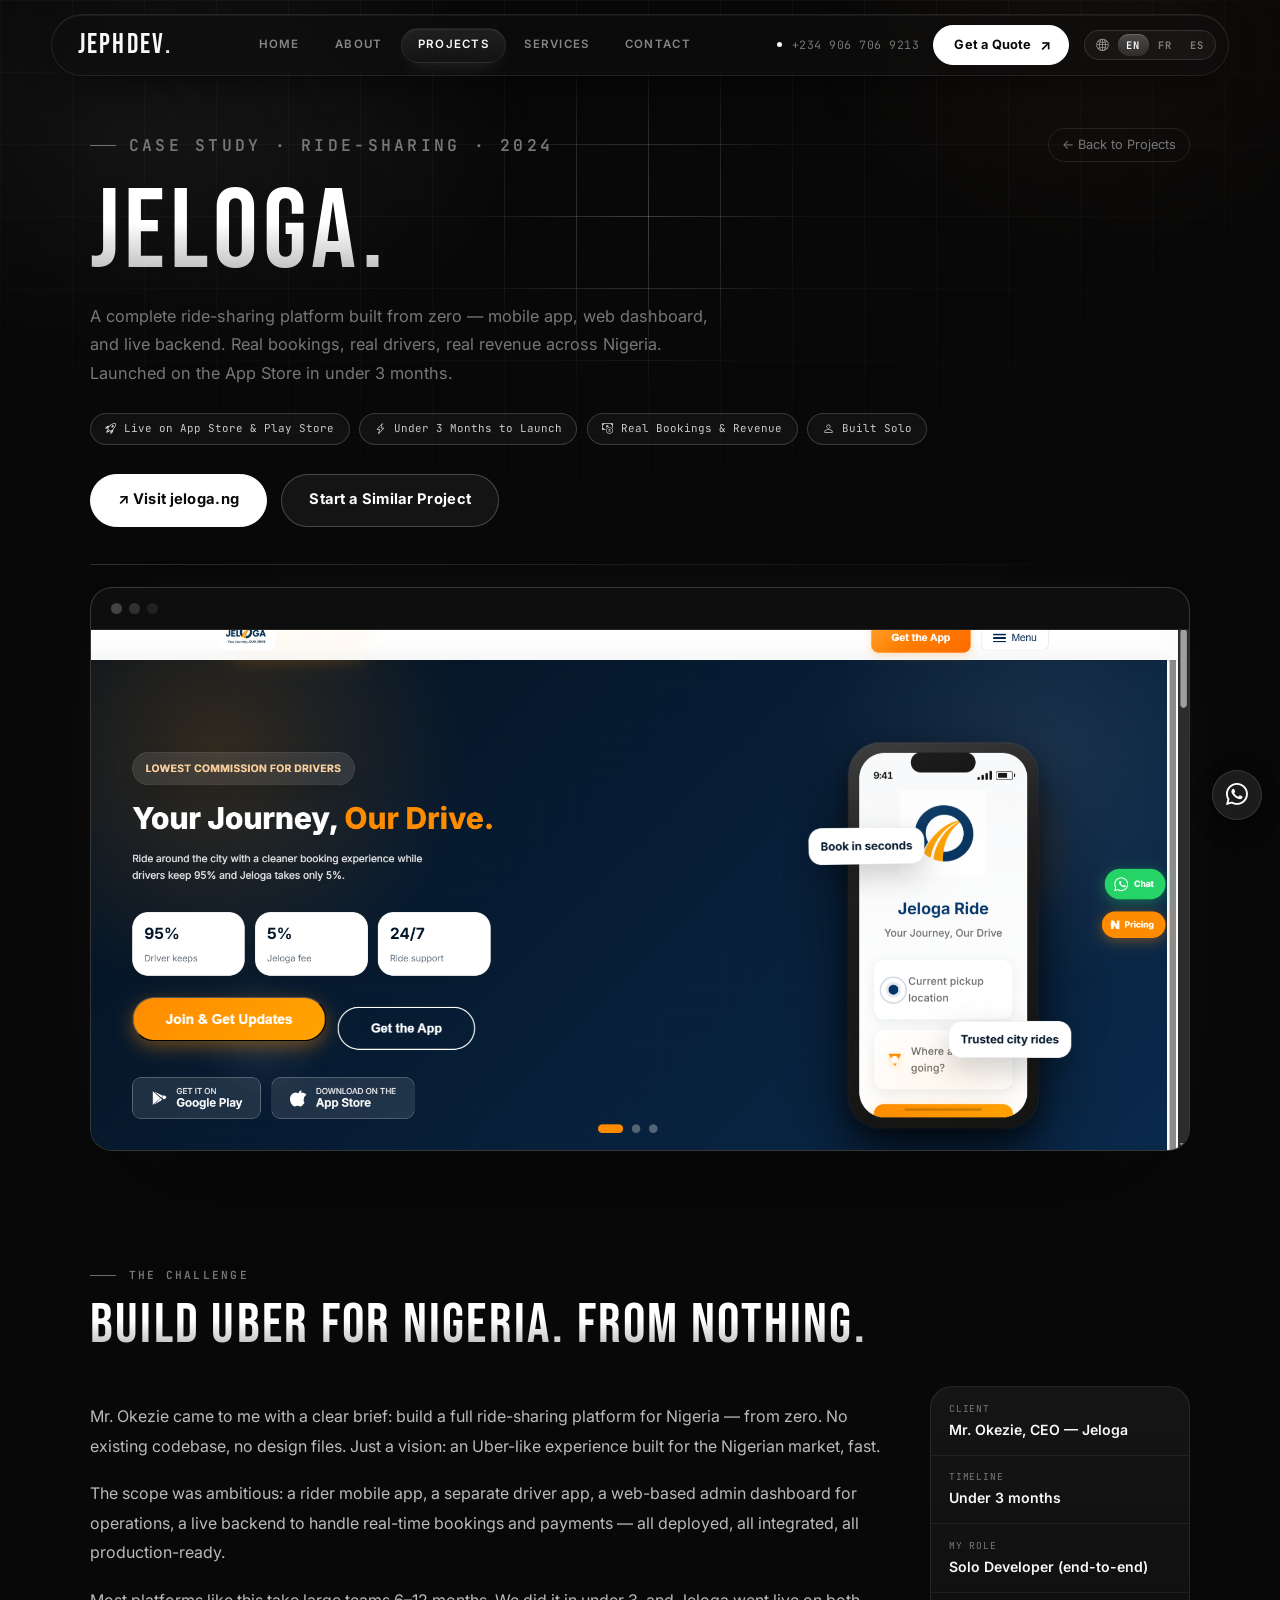
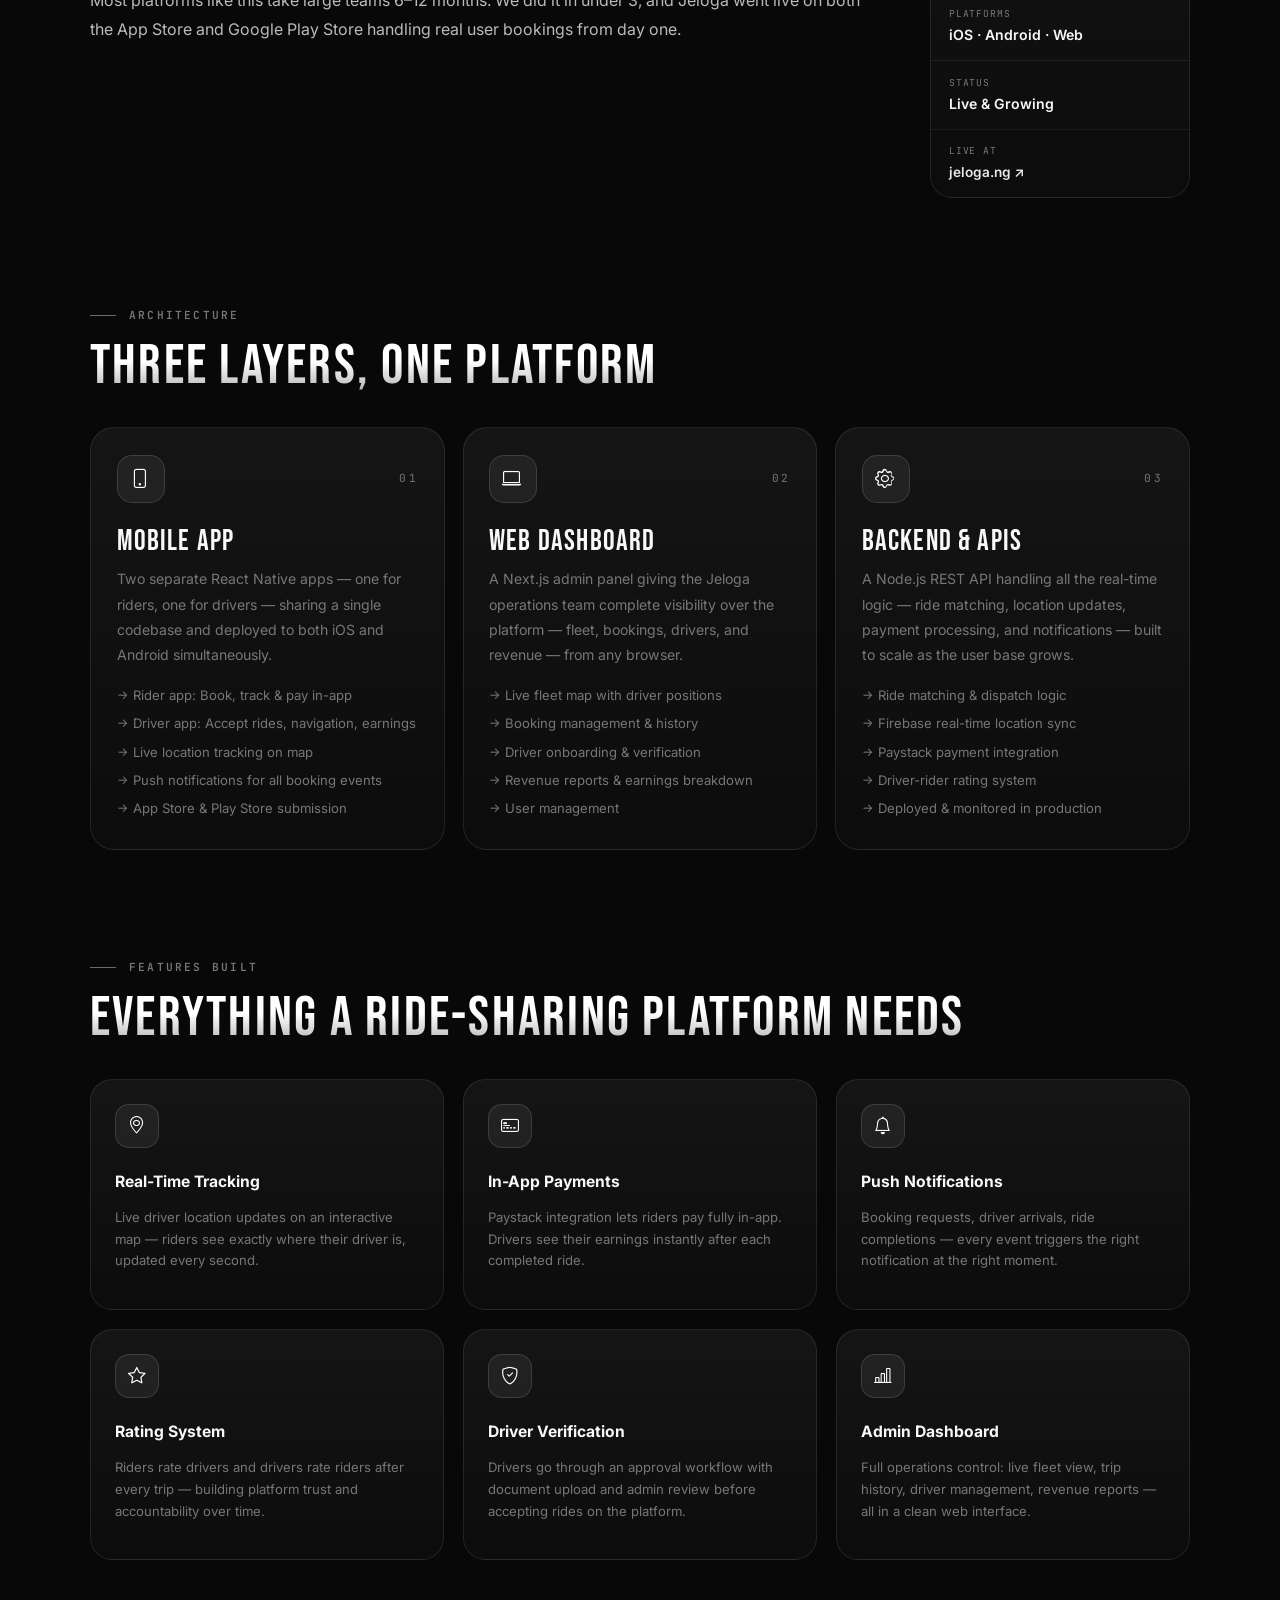
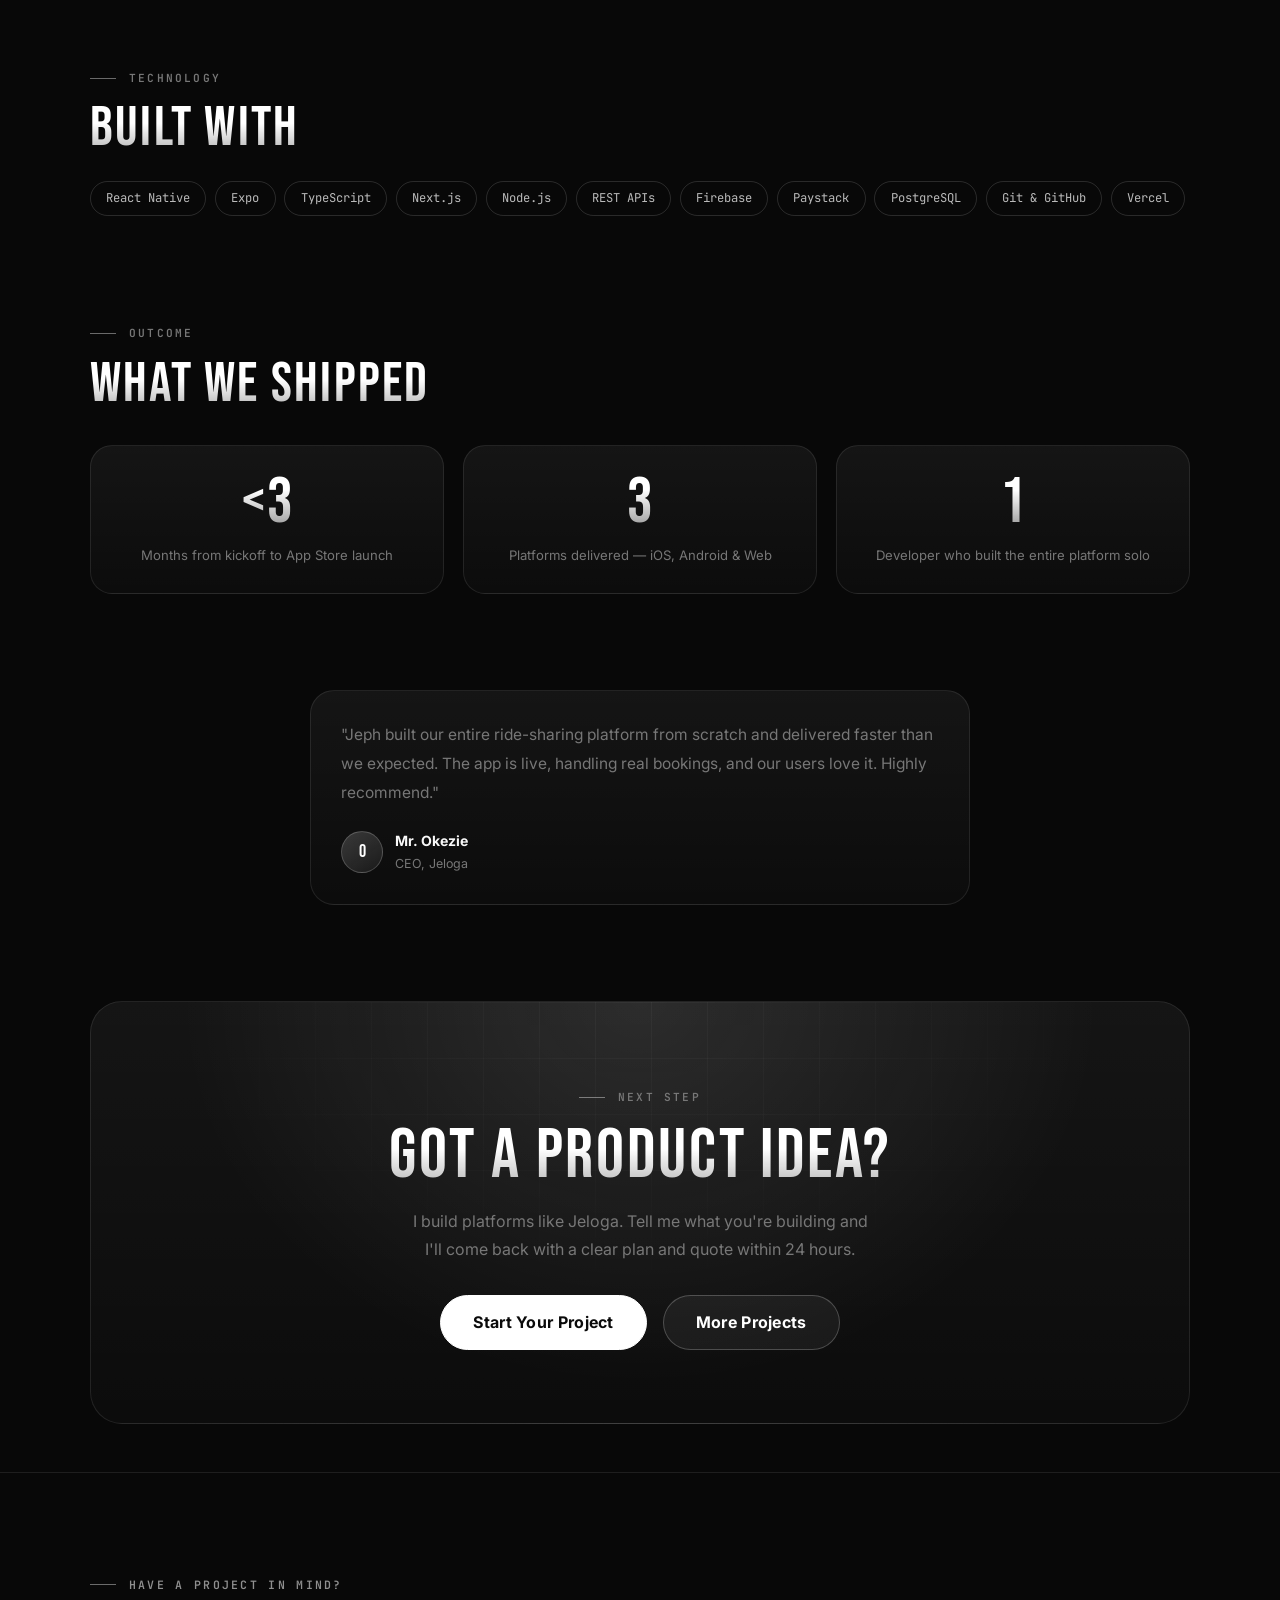
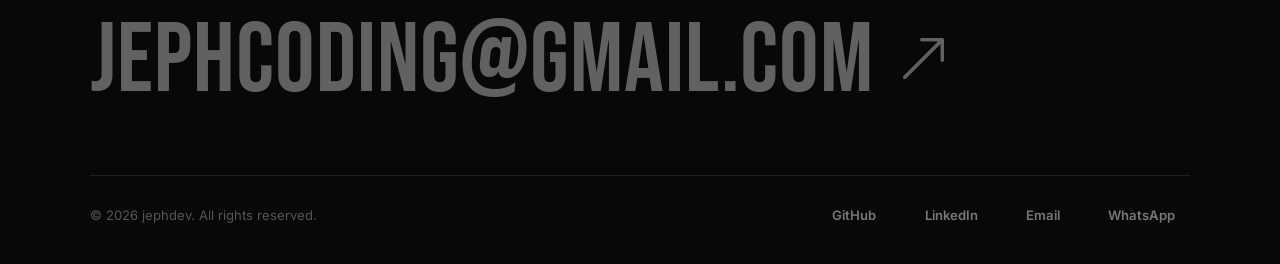
<file: jeloga.html>
<!DOCTYPE html>
<html lang="en">
<head>
  <meta charset="UTF-8" />
  <meta name="viewport" content="width=device-width, initial-scale=1.0, viewport-fit=cover" />
  <meta name="theme-color" content="#080808" />
  <title>Jeloga Case Study | jephdev</title>
  <link rel="icon" type="image/png" href="favicon.png" />
  <link rel="shortcut icon" href="favicon.png" />
  <meta name="description" content="How jephdev built Jeloga — a complete ride-sharing platform from zero. Mobile app, web dashboard, live backend. Launched in under 3 months." />
  <meta property="og:title" content="Jeloga — Ride-Sharing Platform Case Study | jephdev" />
  <meta property="og:description" content="From zero to live: a complete ride-sharing app built solo in under 3 months." />
  <meta property="og:image" content="jeloga.png" />
  <meta property="og:type" content="website" />
  <meta name="twitter:card" content="summary_large_image" />
  <link rel="stylesheet" href="styles.css" />
</head>
<body>

  <!-- ══ NAV OVERLAY ══ -->
  <div class="nav-overlay" id="navOverlay" role="dialog" aria-modal="true" aria-label="Navigation">
    <div class="nav-overlay-inner">
      <ul class="nav-overlay-links">
        <li><a href="index.html"><span class="nav-num">01</span><span data-i18n="nav.home">Home</span></a></li>
        <li><a href="about.html"><span class="nav-num">02</span><span data-i18n="nav.about">About</span></a></li>
        <li><a href="projects.html" class="current"><span class="nav-num">03</span><span data-i18n="nav.projects">Projects</span></a></li>
        <li><a href="services.html"><span class="nav-num">04</span><span data-i18n="nav.services">Services</span></a></li>
        <li><a href="contact.html"><span class="nav-num">05</span><span data-i18n="nav.contact">Contact</span></a></li>
      </ul>
      <div class="nav-overlay-socials">
        <a href="https://github.com/jephcoded" target="_blank" rel="noopener noreferrer">GitHub</a>
        <a href="https://www.linkedin.com/in/jephcoding123" target="_blank" rel="noopener noreferrer">LinkedIn</a>
        <a href="mailto:jephcoding@gmail.com">Email</a>
        <a href="https://wa.me/2349067069213" target="_blank" rel="noopener noreferrer">WhatsApp</a>
      </div>
    </div>
  </div>

  <!-- ══ HEADER ══ -->
  <header class="header" id="siteHeader">
    <nav class="nav container">
      <a href="index.html" class="logo">jephdev<span>.</span></a>
      <ul class="nav-links-inline">
        <li><a href="index.html" data-i18n="nav.home">Home</a></li>
        <li><a href="about.html" data-i18n="nav.about">About</a></li>
        <li><a href="projects.html" class="current" data-i18n="nav.projects">Projects</a></li>
        <li><a href="services.html" data-i18n="nav.services">Services</a></li>
        <li><a href="contact.html" data-i18n="nav.contact">Contact</a></li>
      </ul>
      <div class="nav-right">
        <a href="tel:+2349067069213" class="nav-phone">+234 906 706 9213</a>
        <a href="contact.html" class="nav-cta-btn" data-i18n="nav.cta">Get a Quote</a>
        <a href="https://github.com/jephcoded" class="nav-icon-btn" target="_blank" rel="noopener noreferrer" aria-label="GitHub"><i class="bi bi-github"></i></a>
        <a href="https://wa.me/2349067069213" class="nav-icon-btn whatsapp-btn" target="_blank" rel="noopener noreferrer" aria-label="WhatsApp"><i class="bi bi-whatsapp"></i></a>
        <button class="menu-btn" id="menuBtn" aria-label="Open menu" aria-expanded="false" aria-controls="navOverlay">
          <span class="bar"></span><span class="bar"></span><span class="bar"></span>
        </button>
        <div class="lang-switcher">
          <button class="lang-btn active" data-lang="en">EN</button>
          <button class="lang-btn" data-lang="fr">FR</button>
          <button class="lang-btn" data-lang="es">ES</button>
        </div>
      </div>
    </nav>
  </header>

  <main class="page-main">

    <!-- ── Case Study Hero ── -->
    <section class="page-hero container">
      <div class="case-hero-meta">
        <p class="section-eyebrow" style="margin:0;">Case Study · Ride-Sharing · 2024</p>
        <a href="projects.html" class="case-back-link">← Back to Projects</a>
      </div>
      <h1>Jeloga.</h1>
      <p class="case-tagline">A complete ride-sharing platform built from zero — mobile app, web dashboard, and live backend. Real bookings, real drivers, real revenue across Nigeria. Launched on the App Store in under 3 months.</p>
      <div class="case-badges">
        <span class="case-badge"><i class="bi bi-rocket-takeoff"></i> Live on App Store &amp; Play Store</span>
        <span class="case-badge"><i class="bi bi-lightning-charge"></i> Under 3 Months to Launch</span>
        <span class="case-badge"><i class="bi bi-cash-coin"></i> Real Bookings &amp; Revenue</span>
        <span class="case-badge"><i class="bi bi-person"></i> Built Solo</span>
      </div>
      <div style="margin-top:1.8rem; display:flex; gap:0.85rem; flex-wrap:wrap;">
        <a href="https://jeloga.ng" target="_blank" rel="noopener noreferrer" class="btn">↗ Visit jeloga.ng</a>
        <a href="contact.html" class="btn btn-ghost">Start a Similar Project</a>
      </div>
    </section>

    <!-- ── Screenshot ── -->
    <section class="container case-screenshot-wrap">
      <img src="jeloga.png" alt="Jeloga platform screenshot" class="case-screenshot" />
    </section>

    <!-- ── The Brief ── -->
    <section class="section container">
      <p class="section-eyebrow">The Challenge</p>
      <h2>Build Uber for Nigeria. From Nothing.</h2>
      <div class="case-brief-grid">
        <div class="case-brief-body">
          <p>Mr. Okezie came to me with a clear brief: build a full ride-sharing platform for Nigeria — from zero. No existing codebase, no design files. Just a vision: an Uber-like experience built for the Nigerian market, fast.</p>
          <p>The scope was ambitious: a rider mobile app, a separate driver app, a web-based admin dashboard for operations, a live backend to handle real-time bookings and payments — all deployed, all integrated, all production-ready.</p>
          <p>Most platforms like this take large teams 6–12 months. We did it in under 3, and Jeloga went live on both the App Store and Google Play Store handling real user bookings from day one.</p>
        </div>
        <div class="case-info-card">
          <div class="case-info-row">
            <span class="case-info-label">Client</span>
            <span class="case-info-value">Mr. Okezie, CEO — Jeloga</span>
          </div>
          <div class="case-info-row">
            <span class="case-info-label">Timeline</span>
            <span class="case-info-value">Under 3 months</span>
          </div>
          <div class="case-info-row">
            <span class="case-info-label">My Role</span>
            <span class="case-info-value">Solo Developer (end-to-end)</span>
          </div>
          <div class="case-info-row">
            <span class="case-info-label">Platforms</span>
            <span class="case-info-value">iOS · Android · Web</span>
          </div>
          <div class="case-info-row">
            <span class="case-info-label">Status</span>
            <span class="case-info-value">Live &amp; Growing</span>
          </div>
          <div class="case-info-row">
            <span class="case-info-label">Live at</span>
            <span class="case-info-value"><a href="https://jeloga.ng" target="_blank" rel="noopener noreferrer" class="text-link" style="font-size:0.85rem;">jeloga.ng ↗</a></span>
          </div>
        </div>
      </div>
    </section>

    <!-- ── Architecture ── -->
    <section class="section container">
      <p class="section-eyebrow">Architecture</p>
      <h2>Three Layers, One Platform</h2>
      <div class="services-editorial">

        <div class="service-col">
          <span class="service-col-num"><span class="svc-ico"><i class="bi bi-phone"></i></span><span class="svc-idx">01</span></span>
          <h3>Mobile App</h3>
          <p>Two separate React Native apps — one for riders, one for drivers — sharing a single codebase and deployed to both iOS and Android simultaneously.</p>
          <ul>
            <li>Rider app: Book, track &amp; pay in-app</li>
            <li>Driver app: Accept rides, navigation, earnings</li>
            <li>Live location tracking on map</li>
            <li>Push notifications for all booking events</li>
            <li>App Store &amp; Play Store submission</li>
          </ul>
        </div>

        <div class="service-col">
          <span class="service-col-num"><span class="svc-ico"><i class="bi bi-laptop"></i></span><span class="svc-idx">02</span></span>
          <h3>Web Dashboard</h3>
          <p>A Next.js admin panel giving the Jeloga operations team complete visibility over the platform — fleet, bookings, drivers, and revenue — from any browser.</p>
          <ul>
            <li>Live fleet map with driver positions</li>
            <li>Booking management &amp; history</li>
            <li>Driver onboarding &amp; verification</li>
            <li>Revenue reports &amp; earnings breakdown</li>
            <li>User management</li>
          </ul>
        </div>

        <div class="service-col">
          <span class="service-col-num"><span class="svc-ico"><i class="bi bi-gear"></i></span><span class="svc-idx">03</span></span>
          <h3>Backend &amp; APIs</h3>
          <p>A Node.js REST API handling all the real-time logic — ride matching, location updates, payment processing, and notifications — built to scale as the user base grows.</p>
          <ul>
            <li>Ride matching &amp; dispatch logic</li>
            <li>Firebase real-time location sync</li>
            <li>Paystack payment integration</li>
            <li>Driver-rider rating system</li>
            <li>Deployed &amp; monitored in production</li>
          </ul>
        </div>

      </div>
    </section>

    <!-- ── Features ── -->
    <section class="section container">
      <p class="section-eyebrow">Features Built</p>
      <h2>Everything a Ride-Sharing Platform Needs</h2>
      <div class="case-features-grid">
        <div class="case-feature">
          <span class="case-feature-icon"><i class="bi bi-geo-alt"></i></span>
          <h4>Real-Time Tracking</h4>
          <p>Live driver location updates on an interactive map — riders see exactly where their driver is, updated every second.</p>
        </div>
        <div class="case-feature">
          <span class="case-feature-icon"><i class="bi bi-credit-card-2-front"></i></span>
          <h4>In-App Payments</h4>
          <p>Paystack integration lets riders pay fully in-app. Drivers see their earnings instantly after each completed ride.</p>
        </div>
        <div class="case-feature">
          <span class="case-feature-icon"><i class="bi bi-bell"></i></span>
          <h4>Push Notifications</h4>
          <p>Booking requests, driver arrivals, ride completions — every event triggers the right notification at the right moment.</p>
        </div>
        <div class="case-feature">
          <span class="case-feature-icon"><i class="bi bi-star"></i></span>
          <h4>Rating System</h4>
          <p>Riders rate drivers and drivers rate riders after every trip — building platform trust and accountability over time.</p>
        </div>
        <div class="case-feature">
          <span class="case-feature-icon"><i class="bi bi-shield-check"></i></span>
          <h4>Driver Verification</h4>
          <p>Drivers go through an approval workflow with document upload and admin review before accepting rides on the platform.</p>
        </div>
        <div class="case-feature">
          <span class="case-feature-icon"><i class="bi bi-bar-chart-line"></i></span>
          <h4>Admin Dashboard</h4>
          <p>Full operations control: live fleet view, trip history, driver management, revenue reports — all in a clean web interface.</p>
        </div>
      </div>
    </section>

    <!-- ── Technology ── -->
    <section class="section container">
      <p class="section-eyebrow">Technology</p>
      <h2>Built With</h2>
      <div class="case-stack-wrap">
        <span>React Native</span>
        <span>Expo</span>
        <span>TypeScript</span>
        <span>Next.js</span>
        <span>Node.js</span>
        <span>REST APIs</span>
        <span>Firebase</span>
        <span>Paystack</span>
        <span>PostgreSQL</span>
        <span>Git &amp; GitHub</span>
        <span>Vercel</span>
      </div>
    </section>

    <!-- ── Results ── -->
    <section class="section container">
      <p class="section-eyebrow">Outcome</p>
      <h2>What We Shipped</h2>
      <div class="case-results-grid">
        <div class="case-result-card">
          <span class="case-result-num">&lt;3</span>
          <span class="case-result-label">Months from kickoff to App Store launch</span>
        </div>
        <div class="case-result-card">
          <span class="case-result-num">3</span>
          <span class="case-result-label">Platforms delivered — iOS, Android &amp; Web</span>
        </div>
        <div class="case-result-card">
          <span class="case-result-num">1</span>
          <span class="case-result-label">Developer who built the entire platform solo</span>
        </div>
      </div>
    </section>

    <!-- ── Testimonial ── -->
    <section class="section container">
      <div class="testimonial-card" style="max-width:660px; margin:0 auto;">
        <p class="testimonial-quote">"Jeph built our entire ride-sharing platform from scratch and delivered faster than we expected. The app is live, handling real bookings, and our users love it. Highly recommend."</p>
        <div class="testimonial-author">
          <div class="testimonial-dot"></div>
          <div>
            <span class="testimonial-name">Mr. Okezie</span>
            <span class="testimonial-role">CEO, Jeloga</span>
          </div>
        </div>
      </div>
    </section>

    <!-- ── CTA ── -->
    <section class="section container cta-band">
      <p class="section-eyebrow">Next Step</p>
      <h2>Got a Product Idea?</h2>
      <p style="color:var(--muted); max-width:460px; margin:0 auto 2rem; line-height:1.75;">I build platforms like Jeloga. Tell me what you're building and I'll come back with a clear plan and quote within 24 hours.</p>
      <div style="display:flex; gap:1rem; justify-content:center; flex-wrap:wrap;">
        <a href="contact.html" class="btn" style="font-size:1rem; padding:0.85rem 2rem;">Start Your Project</a>
        <a href="projects.html" class="btn btn-ghost" style="font-size:1rem; padding:0.85rem 2rem;">More Projects</a>
      </div>
    </section>

  </main>

  <!-- ══ FOOTER ══ -->
  <footer class="footer">
    <div class="container footer-hero">
      <p class="footer-kicker" data-i18n="footer.kicker">Have a project in mind?</p>
      <a href="mailto:jephcoding@gmail.com" class="footer-mail"><span>jephcoding@gmail.com</span><i class="bi bi-arrow-up-right"></i></a>
    </div>
    <div class="container footer-content">
      <p>© <span id="year"></span> jephdev. <span data-i18n="footer.rights">All rights reserved.</span></p>
      <div class="socials">
        <a href="https://github.com/jephcoded" target="_blank" rel="noopener noreferrer">GitHub</a>
        <a href="https://www.linkedin.com/in/jephcoding123" target="_blank" rel="noopener noreferrer">LinkedIn</a>
        <a href="mailto:jephcoding@gmail.com">Email</a>
        <a href="https://wa.me/2349067069213" target="_blank" rel="noopener noreferrer">WhatsApp</a>
      </div>
    </div>
  </footer>

  <script src="script.js"></script>
</body>
</html>
</file>
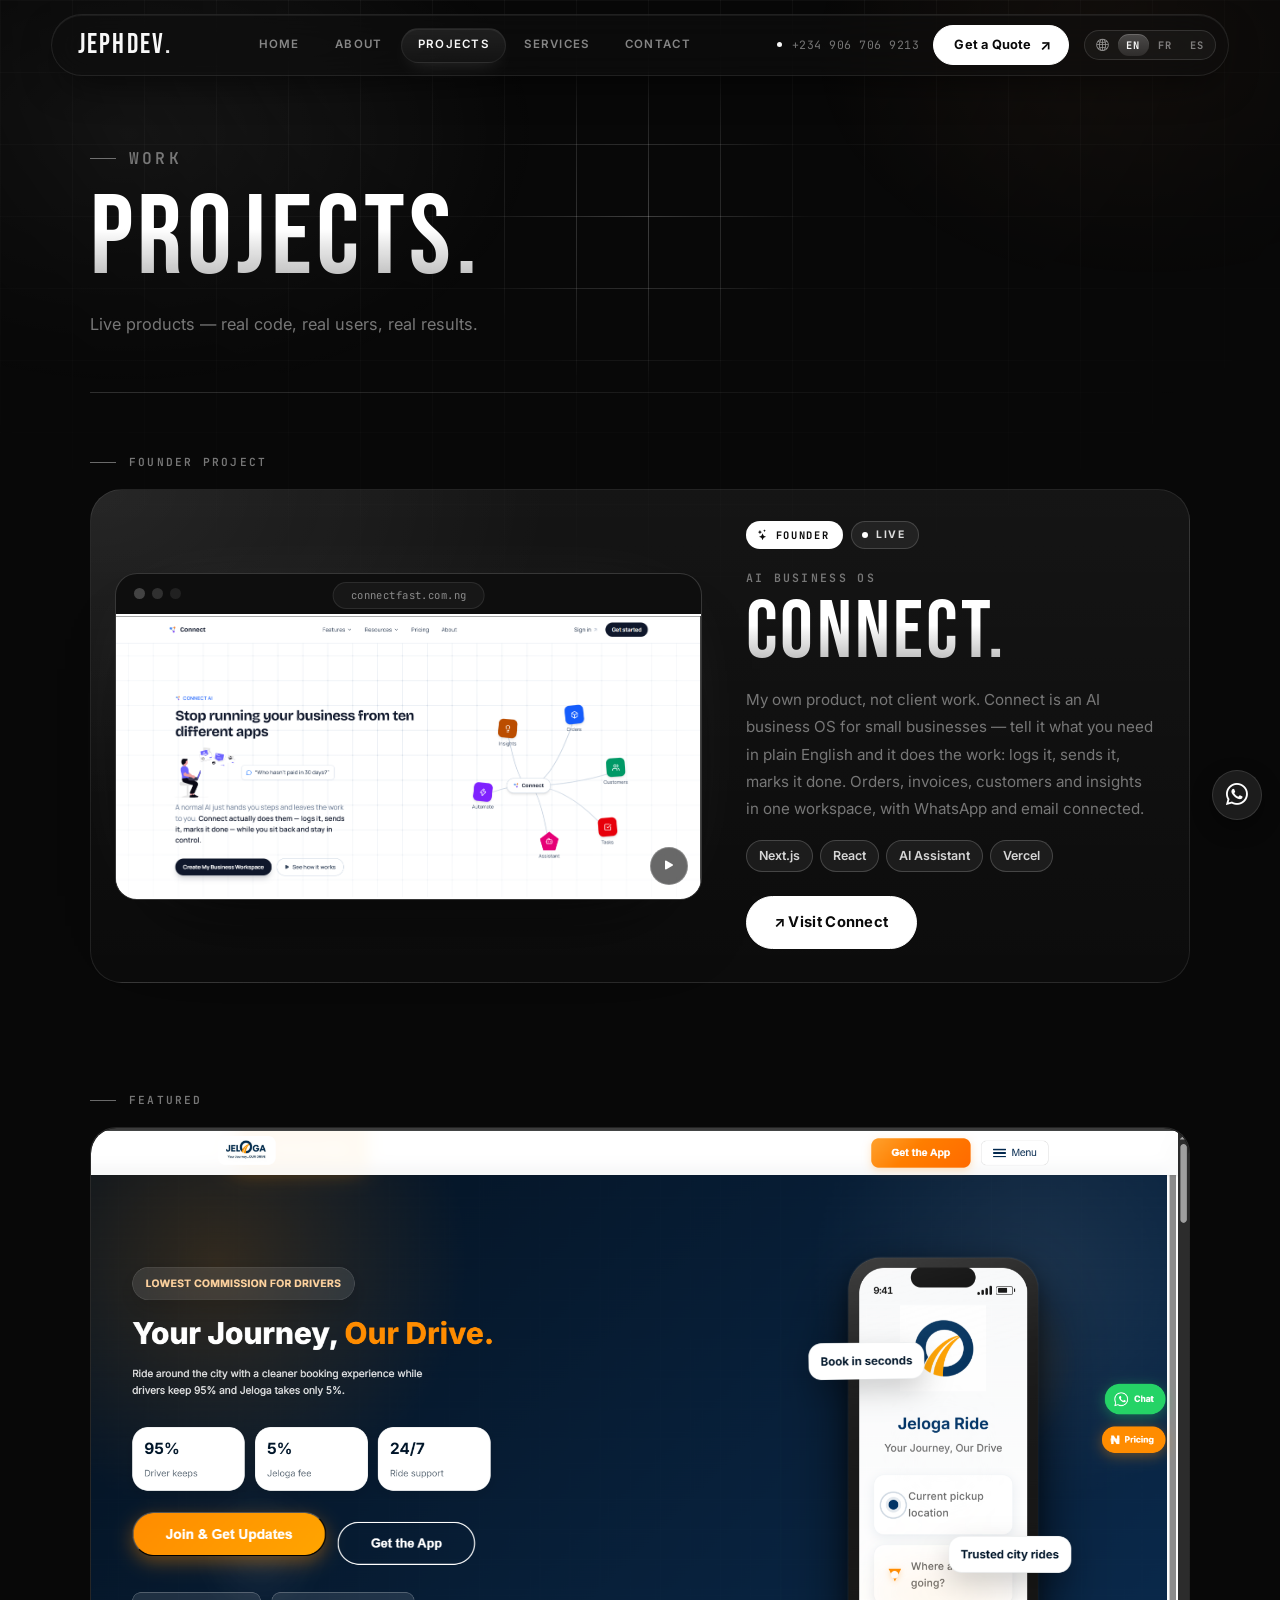
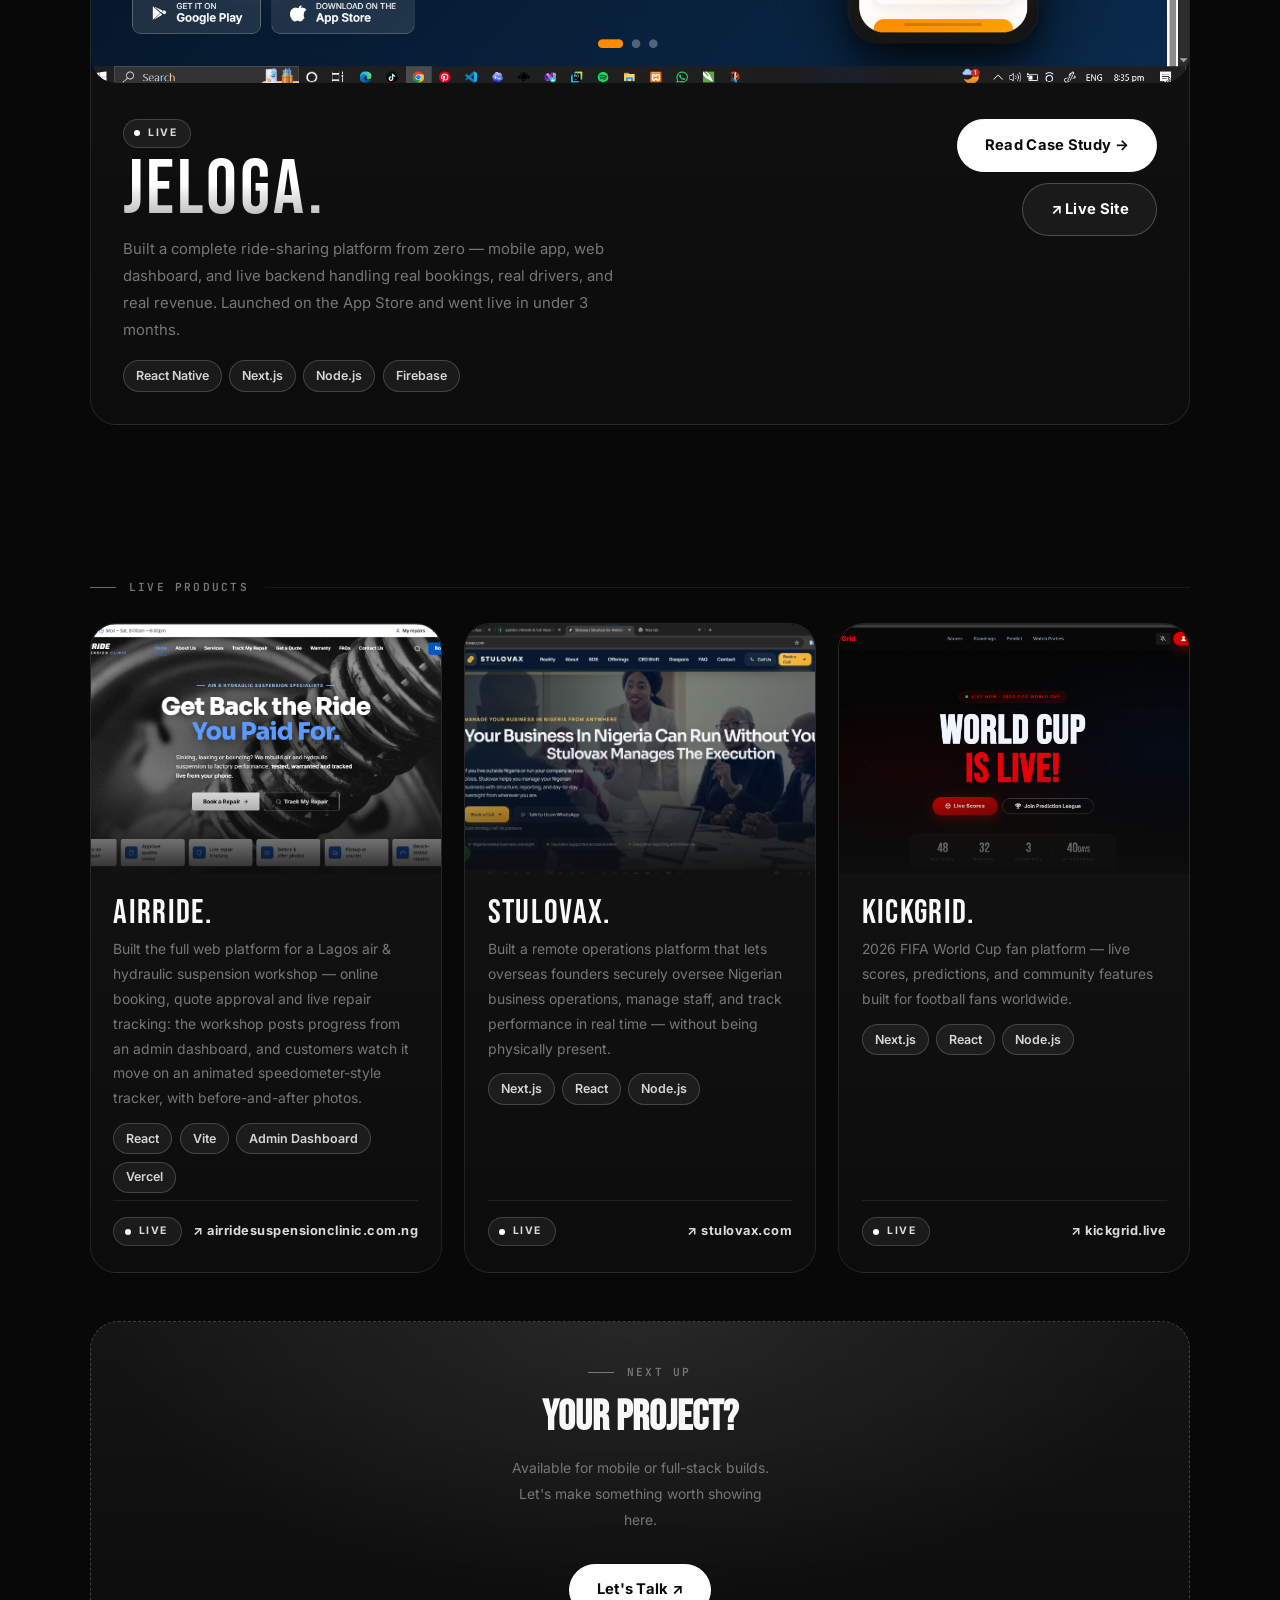
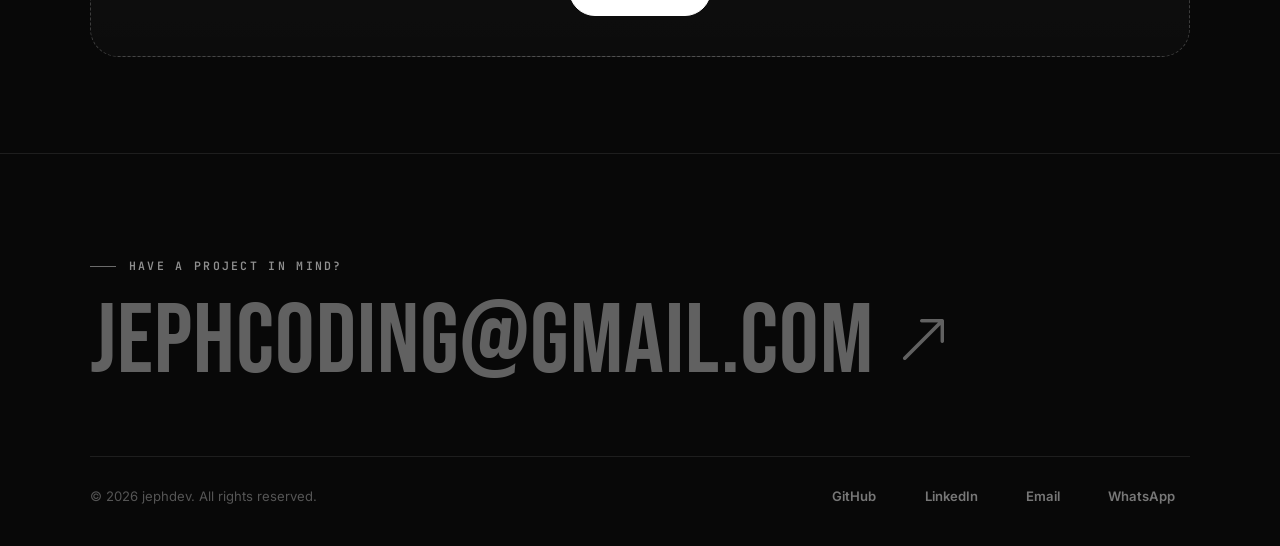
<file: projects.html>
<!DOCTYPE html>
<html lang="en">
<head>
  <meta charset="UTF-8" />
  <meta name="viewport" content="width=device-width, initial-scale=1.0, viewport-fit=cover" />
  <meta name="theme-color" content="#080808" />
  <title>Projects | jephdev</title>
  <link rel="icon" type="image/png" href="favicon.png" />
  <link rel="shortcut icon" href="favicon.png" />
  <meta name="description" content="Projects by jephdev — live products built with React Native, Next.js, and Node.js." />
  <meta property="og:title" content="Projects | jephdev" />
  <meta property="og:description" content="Live products — Connect, Jeloga, Airride, Stulovax, Kickgrid. React Native, Next.js, Node.js." />
  <meta property="og:image" content="jeloga.png" />
  <meta property="og:type" content="website" />
  <meta name="twitter:card" content="summary_large_image" />
  <link rel="stylesheet" href="styles.css" />

  <style>
    .projects-grid {
      display: grid;
      grid-template-columns: repeat(2, 1fr);
      gap: 2rem;
      margin-top: 1.6rem;
    }
    .project-card {
      background: var(--bg-2);
      border: 1px solid var(--border);
      border-radius: 16px;
      overflow: hidden;
      display: flex;
      flex-direction: column;
      transition: border-color 0.3s ease, transform 0.3s ease, box-shadow 0.3s ease;
    }
    .project-card:hover {
      border-color: rgba(255, 255, 255, 0.45);
      transform: translateY(-5px);
      box-shadow: 0 24px 60px rgba(0,0,0,0.45), 0 0 0 1px rgba(255,255,255,0.12);
    }
    .project-card-body {
      padding: 1.4rem 1.4rem 1.6rem;
      display: flex;
      flex-direction: column;
      gap: 0.45rem;
      flex: 1;
    }
    .project-card-body h3 {
      font-family: var(--font-display);
      font-size: 2.1rem;
      font-weight: 400;
      text-transform: uppercase;
      letter-spacing: 0.04em;
      margin: 0;
      line-height: 1;
    }
    .project-card-body p {
      color: var(--muted);
      font-size: 0.87rem;
      line-height: 1.78;
      margin: 0;
    }
    .project-card-footer {
      display: flex;
      align-items: center;
      justify-content: space-between;
      gap: 0.6rem;
      margin-top: auto;
      padding-top: 1rem;
      border-top: 1px solid var(--border);
    }
    .project-live-link {
      display: inline-flex;
      align-items: center;
      gap: 0.3rem;
      font-size: 0.8rem;
      font-weight: 700;
      color: var(--accent);
      text-decoration: none;
      letter-spacing: 0.5px;
      transition: opacity 0.2s;
    }
    .project-live-link:hover { opacity: 0.7; }
    .badge-live {
      display: inline-flex;
      align-items: center;
      gap: 0.35rem;
      font-size: 0.65rem;
      font-weight: 700;
      letter-spacing: 1.5px;
      text-transform: uppercase;
      color: var(--accent);
      background: rgba(255,255,255,0.1);
      border: 1px solid rgba(255,255,255,0.3);
      border-radius: 4px;
      padding: 0.22rem 0.55rem;
    }
    .badge-demo {
      display: inline-flex;
      align-items: center;
      gap: 0.35rem;
      font-size: 0.65rem;
      font-weight: 700;
      letter-spacing: 1.5px;
      text-transform: uppercase;
      color: var(--muted);
      background: rgba(255,255,255,0.04);
      border: 1px solid rgba(255,255,255,0.1);
      border-radius: 4px;
      padding: 0.22rem 0.55rem;
    }
    .jeloga-feature {
      background: var(--bg-2);
      border: 1px solid var(--border);
      border-radius: 16px;
      overflow: hidden;
      transition: border-color 0.3s ease;
    }
    .jeloga-feature:hover { border-color: rgba(255,255,255,0.35); }
    .jeloga-feature-body {
      padding: 1.8rem 2rem 2rem;
      display: grid;
      grid-template-columns: 1fr auto;
      gap: 1rem 2.5rem;
      align-items: start;
    }
    .jeloga-feature-body h2 {
      font-family: var(--font-display);
      font-size: clamp(3rem, 6vw, 5.5rem);
      font-weight: 400;
      text-transform: uppercase;
      letter-spacing: 0.04em;
      line-height: 0.9;
      margin: 0 0 0.7rem;
    }
    .jeloga-feature-body p {
      color: var(--muted);
      font-size: 0.93rem;
      line-height: 1.82;
      margin: 0;
      max-width: 500px;
    }
    .jeloga-links {
      display: flex;
      flex-direction: column;
      gap: 0.7rem;
      align-items: flex-end;
      white-space: nowrap;
    }
    .projects-sep {
      display: flex;
      align-items: center;
      gap: 1rem;
      margin: 3.5rem 0 0;
    }
    .projects-sep::after {
      content: '';
      flex: 1;
      height: 1px;
      background: var(--border);
    }
    .project-card-cta {
      background: rgba(255,255,255,0.03);
      border: 1px dashed rgba(255,255,255,0.22);
      border-radius: 16px;
      display: flex;
      flex-direction: column;
      align-items: center;
      justify-content: center;
      text-align: center;
      padding: 2.5rem 2rem;
      min-height: 260px;
      gap: 0.5rem;
      text-decoration: none;
      color: var(--text);
      transition: border-color 0.3s ease, background 0.3s ease, transform 0.3s ease;
    }
    .project-card-cta:hover {
      border-color: rgba(255,255,255,0.5);
      background: rgba(255,255,255,0.06);
      transform: translateY(-4px);
    }
    @media (max-width: 860px) {
      .projects-grid { grid-template-columns: 1fr; }
      .jeloga-feature-body { grid-template-columns: 1fr; padding: 1.4rem; }
      .jeloga-links { align-items: flex-start; flex-direction: row; flex-wrap: wrap; }
    }
  </style>
</head>
<body>

  <div class="nav-overlay" id="navOverlay" role="dialog" aria-modal="true" aria-label="Navigation">
    <div class="nav-overlay-inner">
      <ul class="nav-overlay-links">
        <li><a href="index.html"><span class="nav-num">01</span><span data-i18n="nav.home">Home</span></a></li>
        <li><a href="about.html"><span class="nav-num">02</span><span data-i18n="nav.about">About</span></a></li>
        <li><a href="projects.html" class="current"><span class="nav-num">03</span><span data-i18n="nav.projects">Projects</span></a></li>
        <li><a href="services.html"><span class="nav-num">04</span><span data-i18n="nav.services">Services</span></a></li>
        <li><a href="contact.html"><span class="nav-num">05</span><span data-i18n="nav.contact">Contact</span></a></li>
      </ul>
      <div class="nav-overlay-socials">
        <a href="https://github.com/jephcoded" target="_blank" rel="noopener noreferrer">GitHub</a>
        <a href="https://www.linkedin.com/in/jephcoding123" target="_blank" rel="noopener noreferrer">LinkedIn</a>
        <a href="mailto:jephcoding@gmail.com">Email</a>
        <a href="https://wa.me/2349067069213" target="_blank" rel="noopener noreferrer">WhatsApp</a>
      </div>
    </div>
  </div>

  <header class="header" id="siteHeader">
    <nav class="nav container">
      <a href="index.html" class="logo">jephdev<span>.</span></a>
      <ul class="nav-links-inline">
        <li><a href="index.html" data-i18n="nav.home">Home</a></li>
        <li><a href="about.html" data-i18n="nav.about">About</a></li>
        <li><a href="projects.html" class="current" data-i18n="nav.projects">Projects</a></li>
        <li><a href="services.html" data-i18n="nav.services">Services</a></li>
        <li><a href="contact.html" data-i18n="nav.contact">Contact</a></li>
      </ul>
      <div class="nav-right">
        <a href="tel:+2349067069213" class="nav-phone">+234 906 706 9213</a>
        <a href="contact.html" class="nav-cta-btn" data-i18n="nav.cta">Get a Quote</a>
        <a href="https://github.com/jephcoded" class="nav-icon-btn" target="_blank" rel="noopener noreferrer" aria-label="GitHub"><i class="bi bi-github"></i></a>
        <a href="https://wa.me/2349067069213" class="nav-icon-btn whatsapp-btn" target="_blank" rel="noopener noreferrer" aria-label="WhatsApp"><i class="bi bi-whatsapp"></i></a>
        <button class="menu-btn" id="menuBtn" aria-label="Open menu" aria-expanded="false" aria-controls="navOverlay">
          <span class="bar"></span><span class="bar"></span><span class="bar"></span>
        </button>
        <div class="lang-switcher">
          <button class="lang-btn active" data-lang="en">EN</button>
          <button class="lang-btn" data-lang="fr">FR</button>
          <button class="lang-btn" data-lang="es">ES</button>
        </div>
      </div>
    </nav>
  </header>

  <main class="page-main">

    <section class="page-hero container">
      <p class="section-eyebrow" data-i18n="proj.eyebrow">Work</p>
      <h1 data-i18n="proj.title">Projects.</h1>
      <p data-i18n="proj.sub">Live products — real code, real users, real results.</p>
    </section>

    <section class="section container">
      <p class="section-eyebrow" style="margin-bottom:1rem;" data-i18n="founder.eyebrow">Founder Project</p>

      <article class="founder-feature" id="connectProject">
        <div class="founder-media">
          <video class="founder-video" src="connect.mp4" poster="connect.png" muted loop playsinline preload="metadata" aria-label="Screen recording of Connect: the home page, the dashboard, the assistant's actions, the founder note and the login"></video>
          <button type="button" class="founder-toggle" aria-label="Pause demo video"><i class="bi bi-pause-fill"></i></button>
        </div>
        <div class="founder-body">
          <div class="founder-badges">
            <span class="badge-founder"><i class="bi bi-stars"></i><span data-i18n="badge.founder">Founder</span></span>
            <span class="badge-live"><i class="live-dot"></i><span data-i18n="badge.live">Live</span></span>
          </div>
          <p class="founder-kicker">AI Business OS</p>
          <h2>Connect.</h2>
          <p data-i18n="connect.desc">My own product, not client work. Connect is an AI business OS for small businesses — tell it what you need in plain English and it does the work: logs it, sends it, marks it done. Orders, invoices, customers and insights in one workspace, with WhatsApp and email connected.</p>
          <div class="stack-tags">
            <span>Next.js</span><span>React</span><span>AI Assistant</span><span>Vercel</span>
          </div>
          <div class="founder-links">
            <a href="https://connectfast.com.ng/" target="_blank" rel="noopener noreferrer" class="btn" data-i18n="connect.visit">↗ Visit Connect</a>
          </div>
        </div>
      </article>
    </section>

    <section class="section container">
      <p class="section-eyebrow" style="margin-bottom:1rem;" data-i18n="feat.eyebrow">Featured</p>

      <div class="jeloga-feature" id="featuredProject">
        <img src="jeloga.png" alt="Jeloga app preview" style="width:100%;height:100%;object-fit:cover;border-radius:inherit;" />
        <div class="jeloga-feature-body">
          <div>
            <div style="display:flex; align-items:center; gap:0.7rem; margin-bottom:0.5rem;">
              <span class="badge-live"><i class="live-dot"></i><span data-i18n="badge.live">Live</span></span>
            </div>

            <h2>Jeloga.</h2>
            <p data-i18n="jeloga.desc">Built a complete ride-sharing platform from zero — mobile app, web dashboard, and live backend handling real bookings, real drivers, and real revenue. Launched on the App Store and went live in under 3 months.</p>
            <div class="stack-tags" style="margin-top:1rem;">
              <span>React Native</span><span>Next.js</span><span>Node.js</span><span>Firebase</span>
            </div>
          </div>
          <div class="jeloga-links">
            <a href="jeloga.html" class="btn" data-i18n="jeloga.cs">Read Case Study →</a>
            <a href="https://jeloga.ng" target="_blank" rel="noopener noreferrer" class="btn btn-ghost" data-i18n="jeloga.live">↗ Live Site</a>
          </div>
        </div>
      </div>
    </section>

    <section class="section container">
      <div class="projects-sep">
        <p class="section-eyebrow" style="margin:0;" data-i18n="live.eyebrow">Live Products</p>
      </div>

      <div class="projects-grid">

        <div class="project-card">
          <div class="project-card-media">
            <img class="project-card-thumb" src="airride.png" alt="Airride Suspension Clinic — booking and repair tracking platform" loading="lazy" />
          </div>
          <div class="project-card-body">
            <h3 data-i18n="air.title">Airride.</h3>
            <p data-i18n="air.desc">Built the full web platform for a Lagos air &amp; hydraulic suspension workshop — online booking, quote approval and live repair tracking: the workshop posts progress from an admin dashboard, and customers watch it move on an animated speedometer-style tracker, with before-and-after photos.</p>
            <div class="stack-tags" style="margin-top:0.3rem;">
              <span>React</span><span>Vite</span><span>Admin Dashboard</span><span>Vercel</span>
            </div>
            <div class="project-card-footer">
              <span class="badge-live"><i class="live-dot"></i><span data-i18n="badge.live">Live</span></span>
              <a href="https://airridesuspensionclinic.com.ng" target="_blank" rel="noopener noreferrer" class="project-live-link">↗ airridesuspensionclinic.com.ng</a>
            </div>
          </div>
        </div>

        <div class="project-card">
          <div class="project-card-media">
            <img class="project-card-thumb" src="stulovax2.png" alt="Stulovax — Business management platform" loading="lazy" />
          </div>
          <div class="project-card-body">
            <h3 data-i18n="stx.title">Stulovax.</h3>
            <p data-i18n="stx.desc">Built a remote operations platform that lets overseas founders securely oversee Nigerian business operations, manage staff, and track performance in real time — without being physically present.</p>
            <div class="stack-tags" style="margin-top:0.3rem;">
              <span>Next.js</span><span>React</span><span>Node.js</span>
            </div>
            <div class="project-card-footer">
              <span class="badge-live"><i class="live-dot"></i><span data-i18n="badge.live">Live</span></span>
              <a href="https://stulovax.com" target="_blank" rel="noopener noreferrer" class="project-live-link">↗ stulovax.com</a>
            </div>
          </div>
        </div>

        <div class="project-card">
          <div class="project-card-media">
            <img class="project-card-thumb" src="kickgrid.png" alt="Kickgrid — FIFA World Cup Fan Platform" loading="lazy" />
          </div>
          <div class="project-card-body">
            <h3 data-i18n="kg.title">Kickgrid.</h3>
            <p data-i18n="kg.desc">2026 FIFA World Cup fan platform — live scores, predictions, and community features built for football fans worldwide.</p>
            <div class="stack-tags" style="margin-top:0.3rem;">
              <span>Next.js</span><span>React</span><span>Node.js</span>
            </div>
            <div class="project-card-footer">
              <span class="badge-live"><i class="live-dot"></i><span data-i18n="badge.live">Live</span></span>
              <a href="https://kickgrid.live" target="_blank" rel="noopener noreferrer" class="project-live-link">↗ kickgrid.live</a>
            </div>
          </div>
        </div>

      </div>
    </section>


    <section class="section container" style="padding-top:0;">
      <a href="contact.html" class="project-card-cta">
        <p class="section-eyebrow" style="margin:0 0 0.4rem;" data-i18n="proj.cta.eyebrow">Next Up</p>
        <h3 style="font-family:var(--font-display); font-size:2.6rem; text-transform:uppercase; margin:0 0 0.6rem; line-height:1;" data-i18n="proj.cta.title">Your Project?</h3>
        <p style="color:var(--muted); font-size:0.87rem; margin:0 0 1.4rem; max-width:260px;" data-i18n="proj.cta.desc">Available for mobile or full-stack builds. Let's make something worth showing here.</p>
        <span class="btn" data-i18n="proj.cta.btn">Let's Talk ↗</span>
      </a>
    </section>

  </main>

  <footer class="footer">
    <div class="container footer-hero">
      <p class="footer-kicker" data-i18n="footer.kicker">Have a project in mind?</p>
      <a href="mailto:jephcoding@gmail.com" class="footer-mail"><span>jephcoding@gmail.com</span><i class="bi bi-arrow-up-right"></i></a>
    </div>
    <div class="container footer-content">
      <p>© <span id="year"></span> jephdev. <span data-i18n="footer.rights">All rights reserved.</span></p>
      <div class="socials">
        <a href="https://github.com/jephcoded" target="_blank" rel="noopener noreferrer">GitHub</a>
        <a href="https://www.linkedin.com/in/jephcoding123" target="_blank" rel="noopener noreferrer">LinkedIn</a>
        <a href="mailto:jephcoding@gmail.com">Email</a>
        <a href="https://wa.me/2349067069213" target="_blank" rel="noopener noreferrer">WhatsApp</a>
      </div>
    </div>
  </footer>

  <script src="script.js"></script>
</body>
</html>
</file>
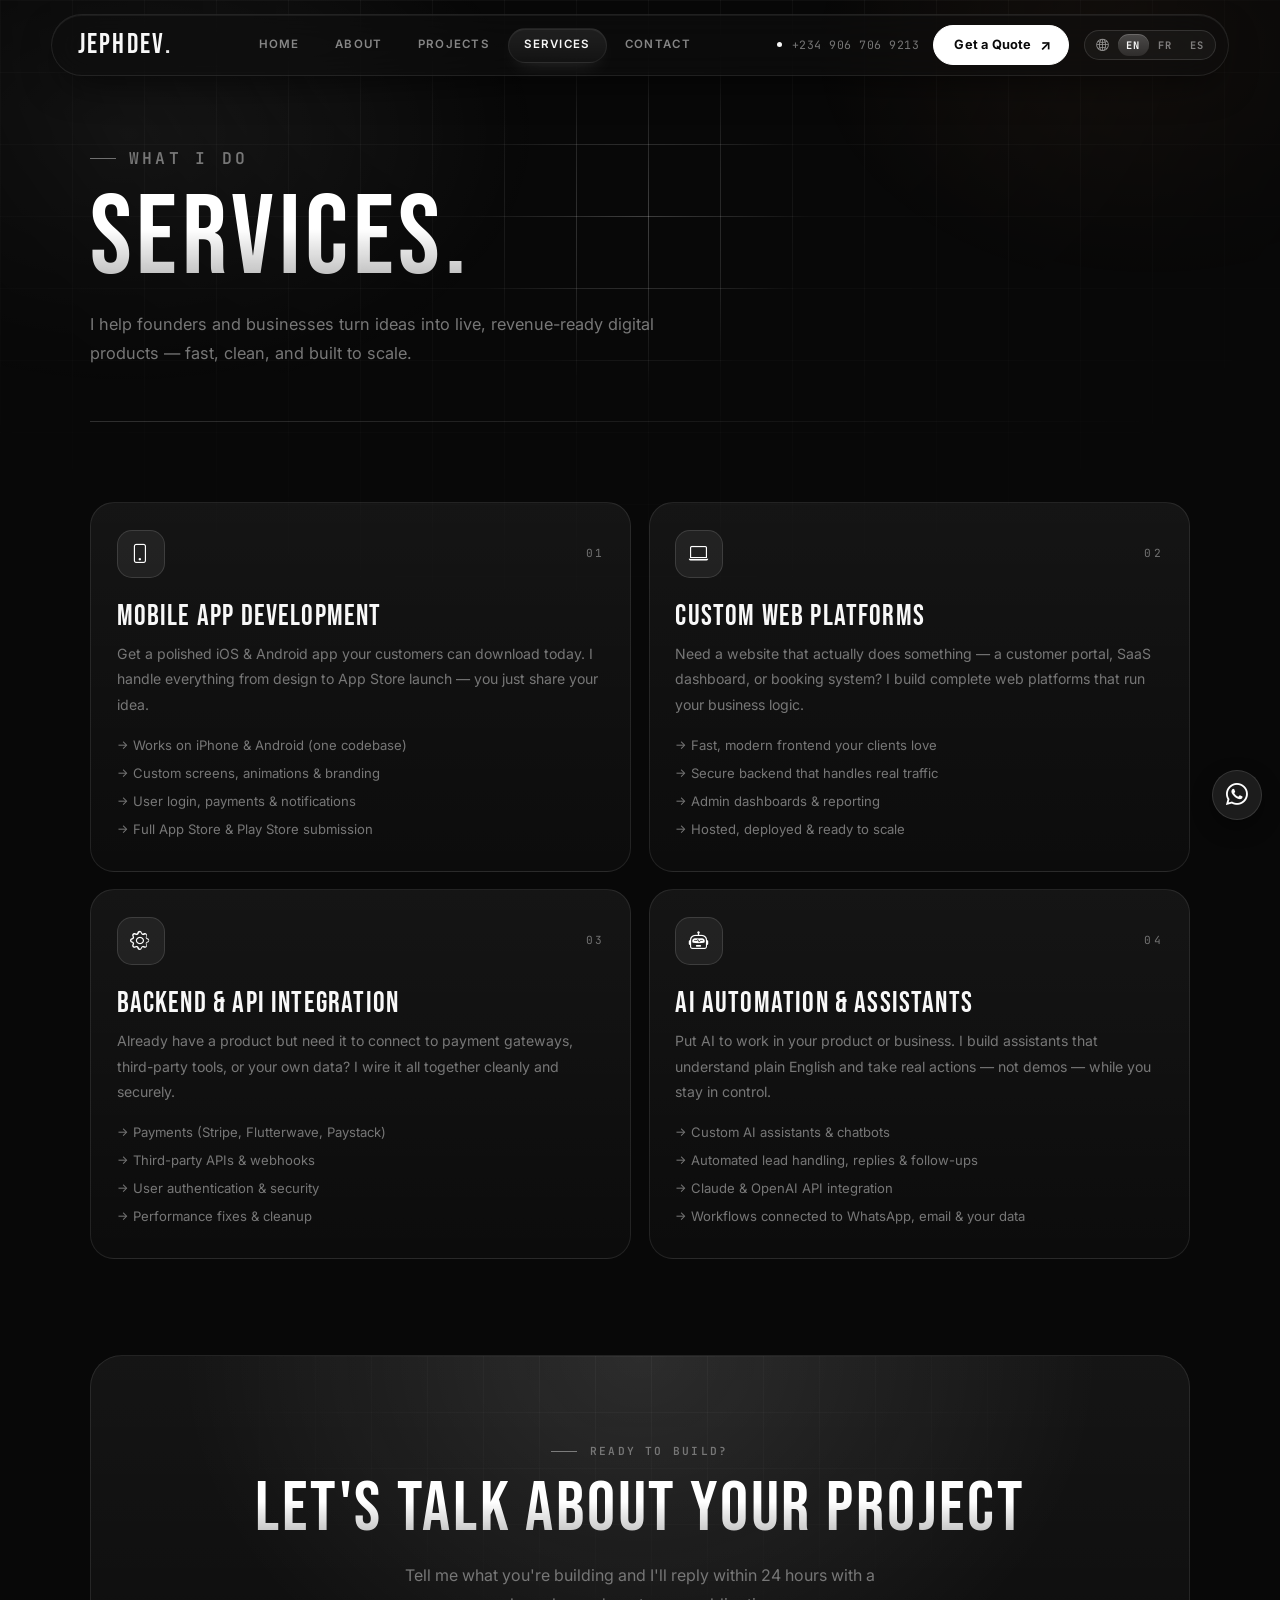
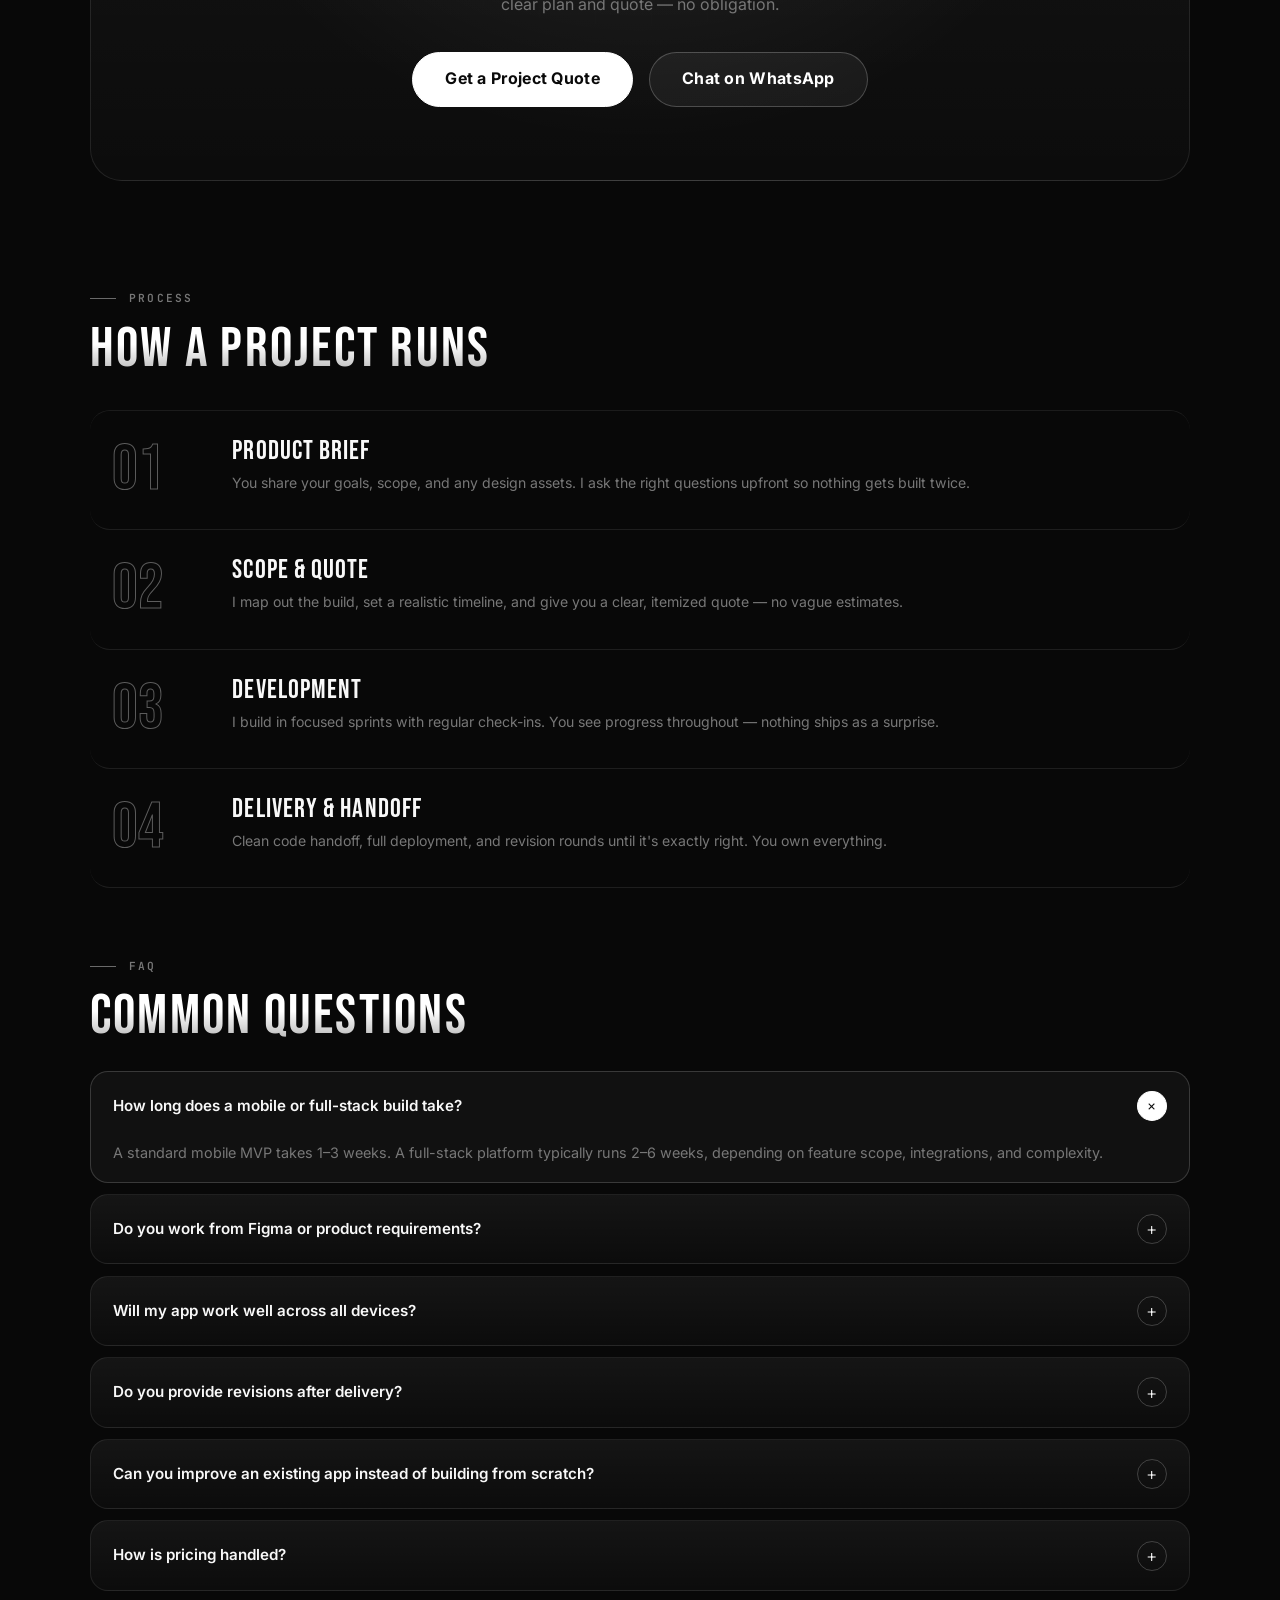
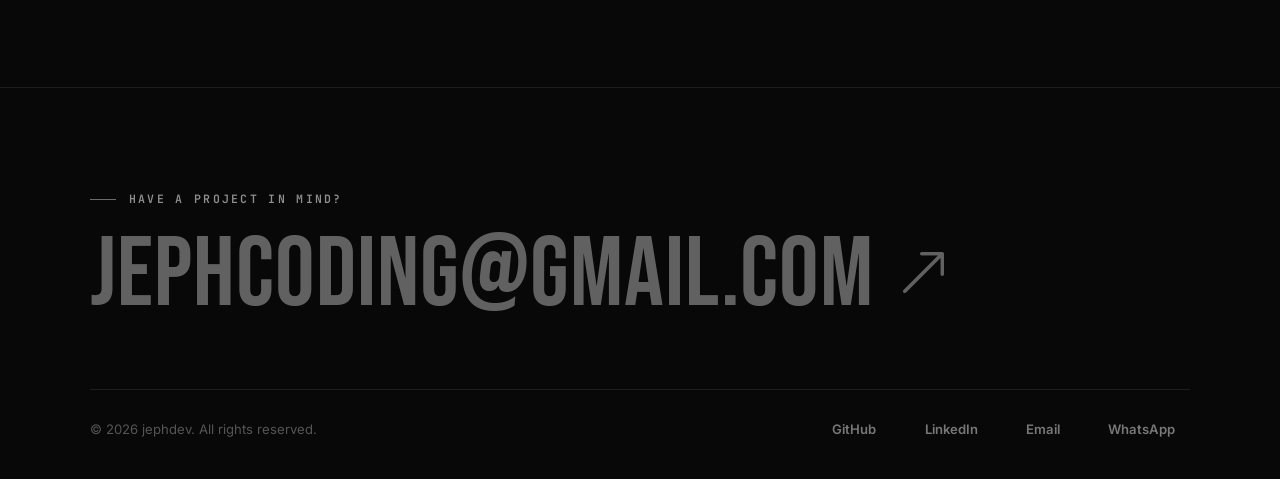
<file: services.html>
<!DOCTYPE html>
<html lang="en">
<head>
  <meta charset="UTF-8" />
  <meta name="viewport" content="width=device-width, initial-scale=1.0, viewport-fit=cover" />
  <meta name="theme-color" content="#080808" />
  <title>Services | jephdev</title>
  <link rel="icon" type="image/png" href="favicon.png" />
  <link rel="shortcut icon" href="favicon.png" />
  <meta name="description" content="Mobile app development, full-stack product builds, and API integration services by jephdev." />
  <meta property="og:title" content="Services | jephdev" />
  <meta property="og:description" content="Mobile app development, full-stack builds, and API integration. Available for hire." />
  <meta property="og:image" content="profile.png" />
  <meta property="og:type" content="website" />
  <meta name="twitter:card" content="summary_large_image" />
  <link rel="stylesheet" href="styles.css" />
</head>
<body>

  <div class="nav-overlay" id="navOverlay" role="dialog" aria-modal="true" aria-label="Navigation">
    <div class="nav-overlay-inner">
      <ul class="nav-overlay-links">
        <li><a href="index.html"><span class="nav-num">01</span><span data-i18n="nav.home">Home</span></a></li>
        <li><a href="about.html"><span class="nav-num">02</span><span data-i18n="nav.about">About</span></a></li>
        <li><a href="projects.html"><span class="nav-num">03</span><span data-i18n="nav.projects">Projects</span></a></li>
        <li><a href="services.html" class="current"><span class="nav-num">04</span><span data-i18n="nav.services">Services</span></a></li>
        <li><a href="contact.html"><span class="nav-num">05</span><span data-i18n="nav.contact">Contact</span></a></li>
      </ul>
      <div class="nav-overlay-socials">
        <a href="https://github.com/jephcoded" target="_blank" rel="noopener noreferrer">GitHub</a>
        <a href="https://www.linkedin.com/in/jephcoding123" target="_blank" rel="noopener noreferrer">LinkedIn</a>
        <a href="mailto:jephcoding@gmail.com">Email</a>
        <a href="https://wa.me/2349067069213" target="_blank" rel="noopener noreferrer">WhatsApp</a>
      </div>
    </div>
  </div>

  <header class="header" id="siteHeader">
    <nav class="nav container">
      <a href="index.html" class="logo">jephdev<span>.</span></a>
      <ul class="nav-links-inline">
        <li><a href="index.html" data-i18n="nav.home">Home</a></li>
        <li><a href="about.html" data-i18n="nav.about">About</a></li>
        <li><a href="projects.html" data-i18n="nav.projects">Projects</a></li>
        <li><a href="services.html" class="current" data-i18n="nav.services">Services</a></li>
        <li><a href="contact.html" data-i18n="nav.contact">Contact</a></li>
      </ul>
      <div class="nav-right">
        <a href="tel:+2349067069213" class="nav-phone">+234 906 706 9213</a>
        <a href="contact.html" class="nav-cta-btn" data-i18n="nav.cta">Get a Quote</a>
        <a href="https://github.com/jephcoded" class="nav-icon-btn" target="_blank" rel="noopener noreferrer" aria-label="GitHub"><i class="bi bi-github"></i></a>
        <a href="https://wa.me/2349067069213" class="nav-icon-btn whatsapp-btn" target="_blank" rel="noopener noreferrer" aria-label="WhatsApp"><i class="bi bi-whatsapp"></i></a>
        <button class="menu-btn" id="menuBtn" aria-label="Open menu" aria-expanded="false" aria-controls="navOverlay">
          <span class="bar"></span><span class="bar"></span><span class="bar"></span>
        </button>
        <div class="lang-switcher">
          <button class="lang-btn active" data-lang="en">EN</button>
          <button class="lang-btn" data-lang="fr">FR</button>
          <button class="lang-btn" data-lang="es">ES</button>
        </div>
      </div>
    </nav>
  </header>

  <main class="page-main">

    <section class="page-hero container">
      <p class="section-eyebrow" data-i18n="svcp.eyebrow">What I Do</p>
      <h1 data-i18n="svcp.title">Services.</h1>
      <p data-i18n="svcp.sub">I help founders and businesses turn ideas into live, revenue-ready digital products — fast, clean, and built to scale.</p>
    </section>

    <section class="section container">
      <div class="services-editorial svc-grid-4">

        <div class="service-col">
          <span class="service-col-num"><span class="svc-ico"><i class="bi bi-phone"></i></span><span class="svc-idx">01</span></span>
          <h3 data-i18n="svcp1.title">Mobile App Development</h3>
          <p data-i18n="svcp1.desc">Get a polished iOS &amp; Android app your customers can download today. I handle everything from design to App Store launch — you just share your idea.</p>
          <ul>
            <li data-i18n="svcp1.li1">Works on iPhone &amp; Android (one codebase)</li>
            <li data-i18n="svcp1.li2">Custom screens, animations &amp; branding</li>
            <li data-i18n="svcp1.li3">User login, payments &amp; notifications</li>
            <li data-i18n="svcp1.li4">Full App Store &amp; Play Store submission</li>
          </ul>
        </div>

        <div class="service-col">
          <span class="service-col-num"><span class="svc-ico"><i class="bi bi-laptop"></i></span><span class="svc-idx">02</span></span>
          <h3 data-i18n="svcp2.title">Custom Web Platforms</h3>
          <p data-i18n="svcp2.desc">Need a website that actually does something — a customer portal, SaaS dashboard, or booking system? I build complete web platforms that run your business logic.</p>
          <ul>
            <li data-i18n="svcp2.li1">Fast, modern frontend your clients love</li>
            <li data-i18n="svcp2.li2">Secure backend that handles real traffic</li>
            <li data-i18n="svcp2.li3">Admin dashboards &amp; reporting</li>
            <li data-i18n="svcp2.li4">Hosted, deployed &amp; ready to scale</li>
          </ul>
        </div>

        <div class="service-col">
          <span class="service-col-num"><span class="svc-ico"><i class="bi bi-gear"></i></span><span class="svc-idx">03</span></span>
          <h3 data-i18n="svcp3.title">Backend &amp; API Integration</h3>
          <p data-i18n="svcp3.desc">Already have a product but need it to connect to payment gateways, third-party tools, or your own data? I wire it all together cleanly and securely.</p>
          <ul>
            <li data-i18n="svcp3.li1">Payments (Stripe, Flutterwave, Paystack)</li>
            <li data-i18n="svcp3.li2">Third-party APIs &amp; webhooks</li>
            <li data-i18n="svcp3.li3">User authentication &amp; security</li>
            <li data-i18n="svcp3.li4">Performance fixes &amp; cleanup</li>
          </ul>
        </div>

        <div class="service-col">
          <span class="service-col-num"><span class="svc-ico"><i class="bi bi-robot"></i></span><span class="svc-idx">04</span></span>
          <h3 data-i18n="svcp4.title">AI Automation &amp; Assistants</h3>
          <p data-i18n="svcp4.desc">Put AI to work in your product or business. I build assistants that understand plain English and take real actions — not demos — while you stay in control.</p>
          <ul>
            <li data-i18n="svcp4.li1">Custom AI assistants &amp; chatbots</li>
            <li data-i18n="svcp4.li2">Automated lead handling, replies &amp; follow-ups</li>
            <li data-i18n="svcp4.li3">Claude &amp; OpenAI API integration</li>
            <li data-i18n="svcp4.li4">Workflows connected to WhatsApp, email &amp; your data</li>
          </ul>
        </div>

      </div>
    </section>

    <section class="section container cta-band">
      <p class="section-eyebrow" data-i18n="cta.eyebrow">Ready to Build?</p>
      <h2 style="margin-bottom:1rem;" data-i18n="cta.title">Let's Talk About Your Project</h2>
      <p style="color:var(--muted); max-width:480px; margin:0 auto 2rem;" data-i18n="cta.desc">Tell me what you're building and I'll reply within 24 hours with a clear plan and quote — no obligation.</p>
      <div style="display:flex; gap:1rem; justify-content:center; flex-wrap:wrap;">
        <a href="contact.html" class="btn" style="font-size:1rem; padding:0.85rem 2rem;" data-i18n="cta.btn1">Get a Project Quote</a>
        <a href="https://wa.me/2349067069213?text=Hi%20jephdev,%20I%20want%20to%20discuss%20a%20project" target="_blank" rel="noopener noreferrer" class="btn btn-ghost" style="font-size:1rem; padding:0.85rem 2rem;" data-i18n="cta.btn2">Chat on WhatsApp</a>
      </div>
    </section>

    <section class="section container">
      <p class="section-eyebrow" data-i18n="proc.eyebrow">Process</p>
      <h2 data-i18n="proc.title">How a Project Runs</h2>

      <div class="process-list">

        <div class="process-item">
          <div class="process-num">01</div>
          <div class="process-body">
            <h4 data-i18n="proc1.title">Product Brief</h4>
            <p data-i18n="proc1.desc">You share your goals, scope, and any design assets. I ask the right questions upfront so nothing gets built twice.</p>
          </div>
        </div>

        <div class="process-item">
          <div class="process-num">02</div>
          <div class="process-body">
            <h4 data-i18n="proc2.title">Scope &amp; Quote</h4>
            <p data-i18n="proc2.desc">I map out the build, set a realistic timeline, and give you a clear, itemized quote — no vague estimates.</p>
          </div>
        </div>

        <div class="process-item">
          <div class="process-num">03</div>
          <div class="process-body">
            <h4 data-i18n="proc3.title">Development</h4>
            <p data-i18n="proc3.desc">I build in focused sprints with regular check-ins. You see progress throughout — nothing ships as a surprise.</p>
          </div>
        </div>

        <div class="process-item">
          <div class="process-num">04</div>
          <div class="process-body">
            <h4 data-i18n="proc4.title">Delivery &amp; Handoff</h4>
            <p data-i18n="proc4.desc">Clean code handoff, full deployment, and revision rounds until it's exactly right. You own everything.</p>
          </div>
        </div>

      </div>
    </section>

    <section class="section container faq-section">
      <p class="section-eyebrow" data-i18n="faq.eyebrow">FAQ</p>
      <h2 data-i18n="faq.title">Common Questions</h2>

      <div class="faq-list">
        <details class="faq-item" open>
          <summary data-i18n="faq1.q">How long does a mobile or full-stack build take?</summary>
          <p data-i18n="faq1.a">A standard mobile MVP takes 1–3 weeks. A full-stack platform typically runs 2–6 weeks, depending on feature scope, integrations, and complexity.</p>
        </details>

        <details class="faq-item">
          <summary data-i18n="faq2.q">Do you work from Figma or product requirements?</summary>
          <p data-i18n="faq2.a">Yes. I build from Figma, wireframes, references, or written specs. If design isn't ready, I can still structure the product cleanly and keep it easy to extend later.</p>
        </details>

        <details class="faq-item">
          <summary data-i18n="faq3.q">Will my app work well across all devices?</summary>
          <p data-i18n="faq3.a">Every build is tested across common screen sizes and device contexts to ensure consistent layouts, readable content, and smooth interactions.</p>
        </details>

        <details class="faq-item">
          <summary data-i18n="faq4.q">Do you provide revisions after delivery?</summary>
          <p data-i18n="faq4.a">Yes. Revision rounds are included for UI polish and usability updates so the final result matches your goals exactly.</p>
        </details>

        <details class="faq-item">
          <summary data-i18n="faq5.q">Can you improve an existing app instead of building from scratch?</summary>
          <p data-i18n="faq5.a">Absolutely. I handle UX revamps, performance work, API cleanup, and feature expansion on existing products — not just greenfield builds.</p>
        </details>

        <details class="faq-item">
          <summary data-i18n="faq6.q">How is pricing handled?</summary>
          <p data-i18n="faq6.a">Pricing is scoped after reviewing your goals and timeline. <a href="contact.html" class="text-link" data-i18n="faq6.link">Send your brief</a> and I'll reply with a clear quote within 24 hours.</p>
        </details>
      </div>
    </section>

  </main>

  <footer class="footer">
    <div class="container footer-hero">
      <p class="footer-kicker" data-i18n="footer.kicker">Have a project in mind?</p>
      <a href="mailto:jephcoding@gmail.com" class="footer-mail"><span>jephcoding@gmail.com</span><i class="bi bi-arrow-up-right"></i></a>
    </div>
    <div class="container footer-content">
      <p>© <span id="year"></span> jephdev. <span data-i18n="footer.rights">All rights reserved.</span></p>
      <div class="socials">
        <a href="https://github.com/jephcoded" target="_blank" rel="noopener noreferrer">GitHub</a>
        <a href="https://www.linkedin.com/in/jephcoding123" target="_blank" rel="noopener noreferrer">LinkedIn</a>
        <a href="mailto:jephcoding@gmail.com">Email</a>
        <a href="https://wa.me/2349067069213" target="_blank" rel="noopener noreferrer">WhatsApp</a>
      </div>
    </div>
  </footer>

  <script src="script.js"></script>
</body>
</html>
</file>
<file: styles.css>
﻿/* =====================================================
   jephdev portfolio — styles.css
   Colors: black · orange · white
   ===================================================== */

@import url('https://fonts.googleapis.com/css2?family=Bebas+Neue&family=Inter:wght@400;500;600;700;800&family=JetBrains+Mono:wght@400;600;700&display=swap');
@import url('https://cdn.jsdelivr.net/npm/bootstrap-icons@1.11.3/font/bootstrap-icons.min.css');

:root {
  --bg:            #080808;
  --bg-2:          #111111;
  --text:          #f8f8f8;
  --muted:         #777;
  --muted-2:       #555;
  --accent:        #e8e8e8;
  --accent-rgb:    232, 232, 232;
  --accent-dim:    rgba(255, 255, 255, 0.06);
  --accent-border: rgba(255, 255, 255, 0.22);
  --accent-2:      #ffffff;
  --border:        rgba(255, 255, 255, 0.08);
  --border-2:      rgba(255, 255, 255, 0.05);

  --font-display: "Bebas Neue", sans-serif;
  --font-body:    "Inter", sans-serif;
  --font-code:    "JetBrains Mono", monospace;
  --font-mono:    "JetBrains Mono", monospace;
}

/* =====================
   RESET & BASE
   ===================== */

*, *::before, *::after { box-sizing: border-box; }

html { scroll-behavior: smooth; }

body {
  margin: 0;
  font-family: var(--font-body);
  background: var(--bg);
  color: var(--text);
  line-height: 1.6;
  overflow-x: hidden;
  -webkit-font-smoothing: antialiased;
}

/* =====================
   KEYFRAMES
   ===================== */

@keyframes blink {
  0%, 100% { opacity: 1; }
  50%       { opacity: 0; }
}

@keyframes fadeUp {
  from { opacity: 0; transform: translateY(20px); }
  to   { opacity: 1; transform: translateY(0); }
}

@keyframes fadeIn {
  from { opacity: 0; }
  to   { opacity: 1; }
}

@keyframes marquee {
  from { transform: translateX(0); }
  to   { transform: translateX(-50%); }
}

@keyframes glowPulse {
  0%, 100% { box-shadow: 0 0 0 rgba(255, 255, 255, 0); }
  50%       { box-shadow: 0 0 24px rgba(255, 255, 255, 0.3); }
}

@keyframes scrollLine {
  0%   { transform: scaleY(0); transform-origin: top; }
  50%  { transform: scaleY(1); transform-origin: top; }
  51%  { transform: scaleY(1); transform-origin: bottom; }
  100% { transform: scaleY(0); transform-origin: bottom; }
}

@keyframes overlayIn {
  from { opacity: 0; transform: scale(1.02); }
  to   { opacity: 1; transform: scale(1); }
}

/* =====================
   REVEAL ON SCROLL
   ===================== */

.reveal {
  opacity: 0;
  transform: translateY(18px);
  transition: opacity 1s ease, transform 1s ease;
}

.reveal-left  { transform: translateX(-22px); }
.reveal-right { transform: translateX(22px); }
.reveal-up    { transform: translateY(18px); }

.reveal.in {
  opacity: 1;
  transform: translate(0, 0);
}

/* =====================
   TOP BANNER
   ===================== */

.top-banner {
  height: 0;
  display: none; /* hidden on home — shown on inner pages */
  align-items: center;
  justify-content: center;
  gap: 0.65rem;
  border-bottom: 1px solid rgba(255, 255, 255, 0.15);
  color: #f0ddc8;
  background: rgba(255, 255, 255, 0.07);
  font-size: 0.78rem;
  font-weight: 600;
  letter-spacing: 0.3px;
  text-align: center;
  padding: 0 0.75rem;
}

.top-banner.show {
  height: 36px;
  display: flex;
  animation: fadeUp 0.4s ease;
}

.top-banner p { margin: 0; }

.top-banner button {
  background: transparent;
  border: none;
  color: #f0ddc8;
  font-size: 1.1rem;
  line-height: 1;
  cursor: pointer;
  opacity: 0.6;
  transition: opacity 0.2s;
}

.top-banner button:hover { opacity: 1; }

/* =====================
   LAYOUT
   ===================== */

.container {
  width: min(1100px, 92%);
  margin: 0 auto;
}

/* =====================
   HEADER / NAV — floating glass capsule
   ===================== */

.header {
  position: fixed;
  top: 0;
  left: 0;
  right: 0;
  z-index: 200;
  padding: 14px 0 0;
  background: transparent;
  pointer-events: none; /* only the capsule itself catches the mouse */
  transition: padding 0.45s cubic-bezier(0.22, 1, 0.36, 1);
}

.header.scrolled { padding-top: 10px; }

.header .nav {
  --mx: 50%;
  --my: 50%;
  position: relative;
  display: flex;
  justify-content: space-between;
  align-items: center;
  width: 92%;
  max-width: 1180px;
  height: 62px;
  margin: 0 auto;
  padding: 0 0.7rem 0 1.6rem;
  border-radius: 999px;
  background: rgba(14, 14, 14, 0.6);
  border: 1px solid rgba(255, 255, 255, 0.09);
  -webkit-backdrop-filter: blur(22px) saturate(160%);
  backdrop-filter: blur(22px) saturate(160%);
  box-shadow: 0 14px 40px -14px rgba(0, 0, 0, 0.75),
              inset 0 1px 0 rgba(255, 255, 255, 0.06);
  pointer-events: auto;
  animation: navDrop 0.95s cubic-bezier(0.22, 1, 0.36, 1) both;
  transition: max-width 0.65s cubic-bezier(0.22, 1, 0.36, 1),
              height 0.45s cubic-bezier(0.22, 1, 0.36, 1),
              background 0.35s ease,
              box-shadow 0.35s ease;
}

/* Scrolled: the capsule pulls in and gets denser */
.header.scrolled .nav {
  max-width: 900px;
  height: 56px;
  background: rgba(10, 10, 10, 0.78);
  box-shadow: 0 18px 44px -14px rgba(0, 0, 0, 0.85),
              inset 0 1px 0 rgba(255, 255, 255, 0.07);
}

/* Cursor spotlight — a soft glow inside the capsule + light catching its rim */
.header .nav::before,
.header .nav::after {
  content: '';
  position: absolute;
  inset: -1px;
  border-radius: inherit;
  pointer-events: none;
  opacity: 0;
  transition: opacity 0.4s ease;
}

.header .nav::before {
  background: radial-gradient(280px circle at var(--mx) var(--my), rgba(255, 255, 255, 0.09), transparent 65%);
}

.header .nav::after {
  padding: 1px;
  background: radial-gradient(200px circle at var(--mx) var(--my), rgba(255, 255, 255, 0.6), transparent 70%);
  -webkit-mask: linear-gradient(#000 0 0) content-box, linear-gradient(#000 0 0);
  -webkit-mask-composite: xor;
  mask: linear-gradient(#000 0 0) content-box, linear-gradient(#000 0 0);
  mask-composite: exclude;
}

.header .nav:hover::before,
.header .nav:hover::after { opacity: 1; }

/* Entrance — capsule drops in, then its three groups settle one after another */
@keyframes navDrop {
  from { opacity: 0; transform: translateY(-34px) scale(0.94); }
  to   { opacity: 1; transform: none; }
}

@keyframes navItemIn {
  from { opacity: 0; transform: translateY(-8px); }
  to   { opacity: 1; transform: none; }
}

.header .nav > .logo,
.header .nav > .nav-links-inline,
.header .nav > .nav-right {
  animation: navItemIn 0.8s cubic-bezier(0.22, 1, 0.36, 1) both;
}
.header .nav > .logo             { animation-delay: 0.25s; }
.header .nav > .nav-links-inline { animation-delay: 0.4s; }
.header .nav > .nav-right        { animation-delay: 0.55s; }

/* Logo — letters roll up into an outlined twin on hover (split by script.js) */
.logo {
  color: var(--text);
  text-decoration: none;
  font-family: var(--font-display);
  font-size: 1.75rem;
  letter-spacing: 0.08em;
  text-transform: uppercase;
  line-height: 1;
  z-index: 600;
  position: relative;
  display: inline-flex;
  align-items: baseline;
}

.logo-word { display: inline-flex; }

.lg {
  position: relative;
  display: inline-block;
  overflow: hidden;
  height: 1.06em;
  line-height: 1.06;
}

.lg i {
  display: block;
  font-style: normal;
  transition: transform 0.55s cubic-bezier(0.22, 1, 0.36, 1);
  transition-delay: calc(var(--i, 0) * 32ms);
}

.lg i + i {
  position: absolute;
  left: 0;
  top: 100%;
  color: transparent;
  -webkit-text-stroke: 1px var(--text);
}

.logo:hover .lg i { transform: translateY(-100%); }

.logo-dot {
  display: inline-block;
  color: var(--accent);
}

.logo:hover .logo-dot { animation: dotHop 0.6s cubic-bezier(0.34, 1.56, 0.64, 1) 0.3s; }

@keyframes dotHop {
  0%, 100% { transform: none; }
  40%      { transform: translateY(-0.28em) scale(1.25); }
}

/* Nav right: icons + hamburger */
.nav-right {
  display: flex;
  align-items: center;
  gap: 0.5rem;
  z-index: 600;
  position: relative;
}

/* Round icon buttons (mobile) */
.nav-icon-btn {
  width: 34px;
  height: 34px;
  display: inline-flex;
  align-items: center;
  justify-content: center;
  border-radius: 50%;
  color: var(--accent);
  border: 1px solid rgba(255, 255, 255, 0.14);
  background: rgba(255, 255, 255, 0.05);
  text-decoration: none;
  transition: background 0.25s ease, border-color 0.25s ease,
              transform 0.4s cubic-bezier(0.34, 1.56, 0.64, 1);
  flex-shrink: 0;
}

.nav-icon-btn:hover {
  background: rgba(255, 255, 255, 0.16);
  border-color: rgba(255, 255, 255, 0.5);
  transform: translateY(-2px) scale(1.08);
}

.nav-icon-btn i {
  font-size: 15px;
  line-height: 1;
}

.nav-icon-btn svg {
  width: 15px;
  height: 15px;
  display: block;
}

/* Hamburger — round, sits inside the capsule */
.menu-btn {
  display: flex;
  flex-direction: column;
  justify-content: center;
  gap: 5px;
  width: 42px;
  height: 42px;
  cursor: pointer;
  background: rgba(255, 255, 255, 0.05);
  border: 1px solid rgba(255, 255, 255, 0.14);
  border-radius: 50%;
  padding: 0 12px;
  flex-shrink: 0;
  position: relative;
  transition: border-color 0.25s ease, background 0.25s ease,
              transform 0.4s cubic-bezier(0.34, 1.56, 0.64, 1);
}

.menu-btn:hover {
  border-color: rgba(255, 255, 255, 0.5);
  background: rgba(255, 255, 255, 0.12);
  transform: scale(1.06);
}

.menu-btn.open {
  border-color: rgba(255, 255, 255, 0.1);
  background: transparent;
}

.bar {
  display: block;
  width: 100%;
  height: 1.5px;
  background: var(--text);
  border-radius: 0;
  transition: transform 0.45s cubic-bezier(0.76, 0, 0.24, 1),
              opacity 0.2s ease,
              width 0.3s ease;
  transform-origin: center;
}

.bar:nth-child(3) { width: 65%; }

.menu-btn:hover .bar:nth-child(3) { width: 100%; }

.menu-btn.open .bar:nth-child(1) { transform: translateY(6.5px) rotate(45deg); }
.menu-btn.open .bar:nth-child(2) { opacity: 0; width: 0; }
.menu-btn.open .bar:nth-child(3) { transform: translateY(-6.5px) rotate(-45deg); width: 100%; }

@media (max-width: 839px) {
  .header { padding-top: 10px; }
  .header .nav { height: 58px; padding: 0 0.55rem 0 1.25rem; }
  .header.scrolled .nav { height: 54px; }
}

/* ── Full-Screen Nav Overlay ── */
.nav-overlay {
  position: fixed;
  top: 0; left: 0; right: 0; bottom: 0;
  z-index: 9999;
  background: #050505;
  display: none;
  align-items: center;
  justify-content: center;
  overflow: hidden;
}

.nav-overlay.open {
  display: flex;
  animation: navOverlayIn 0.28s ease both;
}

@keyframes navOverlayIn {
  from { opacity: 0; }
  to   { opacity: 1; }
}

.nav-overlay::before {
  content: 'MENU';
  position: absolute;
  right: -0.05em;
  top: 50%;
  transform: translateY(-50%) rotate(90deg);
  font-family: var(--font-display);
  font-size: clamp(4rem, 8vw, 7rem);
  color: rgba(255,255,255,0.04);
  letter-spacing: 0.15em;
  pointer-events: none;
  user-select: none;
}

.nav-overlay::after {
  content: '';
  position: absolute;
  top: 0; left: 0;
  height: 1px;
  width: 0%;
  background: rgba(255,255,255,0.12);
  transition: width 0.5s ease 0.15s;
}

.nav-overlay.open::after {
  width: 100%;
}

.nav-overlay-inner {
  text-align: left;
  padding: 0 clamp(2rem, 8vw, 6rem);
  width: 100%;
  max-width: 900px;
}

.nav-overlay-links {
  list-style: none;
  padding: 0;
  margin: 0 0 3rem;
  display: flex;
  flex-direction: column;
  align-items: flex-start;
  gap: 0;
}

.nav-overlay-links li {
  overflow: hidden;
}

.nav-overlay-links a {
  font-family: var(--font-display);
  font-size: clamp(3.8rem, 10vw, 9rem);
  color: var(--text);
  text-decoration: none;
  text-transform: uppercase;
  letter-spacing: 0.02em;
  line-height: 1;
  display: flex;
  align-items: center;
  gap: 1.5rem;
  padding: 0.12em 0;
  transform: translateY(115%);
  transition: transform 0.65s cubic-bezier(0.22, 1, 0.36, 1), color 0.2s ease;
}

.nav-overlay-links a .nav-num {
  font-family: var(--font-mono);
  font-size: 0.62rem;
  color: var(--muted);
  letter-spacing: 2px;
  font-weight: 600;
  margin-top: 0.3em;
  align-self: flex-start;
}

.nav-overlay-links a:hover { color: rgba(255,255,255,0.5); }

.nav-overlay-links a.current { color: rgba(255,255,255,0.35); }
.nav-overlay-links a.current:hover { color: rgba(255,255,255,0.55); }

/* Stagger items open */
.nav-overlay.open .nav-overlay-links li:nth-child(1) a { transform: translateY(0); transition-delay: 0.18s; }
.nav-overlay.open .nav-overlay-links li:nth-child(2) a { transform: translateY(0); transition-delay: 0.25s; }
.nav-overlay.open .nav-overlay-links li:nth-child(3) a { transform: translateY(0); transition-delay: 0.32s; }
.nav-overlay.open .nav-overlay-links li:nth-child(4) a { transform: translateY(0); transition-delay: 0.39s; }
.nav-overlay.open .nav-overlay-links li:nth-child(5) a { transform: translateY(0); transition-delay: 0.46s; }

/* Reset on close */
.nav-overlay:not(.open) .nav-overlay-links a { transition-delay: 0s !important; }

.nav-overlay-socials {
  display: flex;
  gap: 2rem;
  justify-content: flex-start;
  opacity: 0;
  transform: translateY(12px);
  transition: opacity 0.45s ease 0.6s, transform 0.45s ease 0.6s;
}

.nav-overlay.open .nav-overlay-socials {
  opacity: 1;
  transform: translateY(0);
}

.nav-overlay:not(.open) .nav-overlay-socials {
  transition-delay: 0s;
}

.nav-overlay-socials a {
  color: var(--muted);
  text-decoration: none;
  font-size: 0.78rem;
  font-weight: 600;
  letter-spacing: 1.5px;
  text-transform: uppercase;
  transition: color 0.2s ease;
}

.nav-overlay-socials a:hover { color: var(--text); }

/* ── Nav inline links (desktop) ── */
.nav-links-inline {
  position: relative;
  display: none; /* shown via media query below */
  list-style: none;
  gap: 0.1rem;
  padding: 0;
  margin: 0;
  counter-reset: navIdx;
}

.nav-links-inline li { counter-increment: navIdx; }

.nav-links-inline a {
  position: relative;
  z-index: 1;
  display: block;
  padding: 0.72rem 1.05rem;
  font-size: 0.72rem;
  font-weight: 600;
  letter-spacing: 1.3px;
  line-height: 1;
  text-transform: uppercase;
  color: rgba(248, 248, 248, 0.52);
  text-decoration: none;
  transition: color 0.3s ease, transform 0.4s cubic-bezier(0.34, 1.56, 0.64, 1);
}

.nav-links-inline a:hover,
.nav-links-inline a:focus-visible { color: var(--text); transform: translateY(-1px); }
.nav-links-inline a.current { color: var(--text); }

/* tiny 01–05 index that floats in on hover — echoes the full-screen menu */
.nav-links-inline a::after {
  content: "0" counter(navIdx);
  position: absolute;
  top: 3px;
  right: 8px;
  font-family: var(--font-mono);
  font-size: 0.46rem;
  font-weight: 600;
  letter-spacing: 0;
  color: rgba(255, 255, 255, 0.55);
  opacity: 0;
  transform: translateY(3px);
  transition: opacity 0.3s ease, transform 0.4s cubic-bezier(0.22, 1, 0.36, 1);
}

.nav-links-inline a:hover::after,
.nav-links-inline a:focus-visible::after { opacity: 1; transform: none; }

/* Sliding highlight — glides (with a little overshoot) between links; rests on the current page */
.nav-pill {
  position: absolute;
  top: 0;
  left: 0;
  z-index: 0;
  width: var(--w, 0px);
  height: var(--h, 0px);
  transform: translate(var(--x, 0px), var(--y, 0px));
  border-radius: 999px;
  background: linear-gradient(180deg, rgba(255, 255, 255, 0.17), rgba(255, 255, 255, 0.07));
  border: 1px solid rgba(255, 255, 255, 0.14);
  box-shadow: inset 0 1px 0 rgba(255, 255, 255, 0.12),
              0 8px 20px -10px rgba(255, 255, 255, 0.35);
  opacity: 0;
  pointer-events: none;
  transition: transform 0.55s cubic-bezier(0.34, 1.42, 0.64, 1),
              width 0.55s cubic-bezier(0.34, 1.42, 0.64, 1),
              height 0.55s cubic-bezier(0.34, 1.42, 0.64, 1),
              opacity 0.3s ease;
}

.nav-pill.on   { opacity: 1; }
.nav-pill.rest { opacity: 0.5; }
.nav-pill.snap { transition: opacity 0.3s ease; } /* jump to a spot without travelling */

/* ── Nav phone number ── */
.nav-phone {
  display: none; /* shown via media query below */
  align-items: center;
  gap: 0.6rem;
  max-width: 190px;
  overflow: hidden;
  margin-right: 0.35rem;
  font-family: 'JetBrains Mono', monospace;
  font-size: 0.72rem;
  color: rgba(248, 248, 248, 0.45);
  text-decoration: none;
  letter-spacing: 0.5px;
  white-space: nowrap;
  transition: color 0.25s ease,
              max-width 0.55s cubic-bezier(0.22, 1, 0.36, 1),
              margin 0.55s cubic-bezier(0.22, 1, 0.36, 1),
              opacity 0.35s ease;
}

.nav-phone::before {
  content: '';
  flex-shrink: 0;
  width: 5px;
  height: 5px;
  border-radius: 50%;
  background: var(--text);
  animation: navDotBlink 2s ease-in-out infinite;
}

@keyframes navDotBlink {
  0%, 100% { opacity: 0.3; }
  50%      { opacity: 1; }
}

.nav-phone:hover { color: var(--text); }

/* Scrolled: the number folds away so the capsule can shrink */
.header.scrolled .nav-phone {
  max-width: 0;
  margin-right: -0.5rem;
  opacity: 0;
  pointer-events: none;
}

/* CTA — a black bloom grows from wherever the cursor enters, arrow shoots out and back in */
.nav-cta-btn {
  --tx: 0px;
  --ty: 0px;
  --bx: 50%;
  --by: 50%;
  position: relative;
  isolation: isolate;
  overflow: hidden;
  display: none;
  align-items: center;
  gap: 0.5rem;
  height: 40px;
  padding: 0 1.1rem 0 1.3rem;
  border-radius: 999px;
  border: 1px solid #ffffff;
  background: #ffffff;
  color: #0a0a0a;
  font-size: 0.8rem;
  font-weight: 700;
  letter-spacing: 0.2px;
  text-decoration: none;
  white-space: nowrap;
  transform: translate(var(--tx), var(--ty));
  transition: color 0.25s ease 0.1s,
              box-shadow 0.4s ease,
              transform 0.35s cubic-bezier(0.22, 1, 0.36, 1);
}

.nav-cta-btn::before {
  content: '';
  position: absolute;
  z-index: -1;
  left: var(--bx);
  top: var(--by);
  width: 0;
  height: 0;
  border-radius: 50%;
  background: #0a0a0a;
  transform: translate(-50%, -50%);
  transition: width 0.6s cubic-bezier(0.22, 1, 0.36, 1),
              height 0.6s cubic-bezier(0.22, 1, 0.36, 1);
}

.nav-cta-btn::after {
  content: '\2197';
  display: inline-block;
  font-size: 0.9rem;
  line-height: 1;
}

.nav-cta-btn:hover,
.nav-cta-btn:focus-visible {
  color: #ffffff;
  box-shadow: 0 0 0 4px rgba(255, 255, 255, 0.1), 0 10px 26px -10px rgba(255, 255, 255, 0.45);
}

.nav-cta-btn:hover::before,
.nav-cta-btn:focus-visible::before { width: 340px; height: 340px; }

.nav-cta-btn:hover::after,
.nav-cta-btn:focus-visible::after { animation: navArrowLoop 0.6s cubic-bezier(0.22, 1, 0.36, 1); }

.nav-cta-btn:focus-visible { outline: 2px solid #ffffff; outline-offset: 3px; }

@keyframes navArrowLoop {
  0%   { transform: none; opacity: 1; }
  45%  { transform: translate(14px, -14px); opacity: 0; }
  46%  { transform: translate(-14px, 14px); opacity: 0; }
  100% { transform: none; opacity: 1; }
}

@media (min-width: 840px) {
  .nav-links-inline { display: flex; }
  .nav-cta-btn      { display: inline-flex; }
  .menu-btn         { display: none; }
  .nav-icon-btn     { display: none; }
}

@media (min-width: 1240px) {
  .nav-phone { display: inline-flex; }
}

/* tight desktop widths: keep everything on one line inside the capsule */
@media (min-width: 840px) and (max-width: 1010px) {
  .header .nav { padding-left: 1.3rem; }
  .nav-links-inline a { padding: 0.72rem 0.72rem; letter-spacing: 1px; }
  .lang-globe { display: none; }
}

/* =====================
   HERO
   ===================== */

.hero-full {
  --ease: cubic-bezier(0.16, 1, 0.3, 1);
  --hx: 34%;   /* cursor-lit grid position — script.js eases these toward the mouse */
  --hy: 46%;
  --px: 0;     /* -1..1 pointer offset, drives the parallax */
  --py: 0;
  --sy: 0;     /* 0..1 how far the hero has scrolled out of view */
  position: relative;
  isolation: isolate;
  min-height: 100vh;
  min-height: 100svh;
  display: flex;
  align-items: center;
  /* top padding clears the floating nav; content never collides with it on short screens */
  padding: clamp(6.5rem, 13vh, 9rem) 0 clamp(5rem, 10vh, 7rem);
  overflow: hidden;
  background: var(--bg);
}

/* Entrance keyframes — only the "from" state is given; the resting style is the end state,
   so with reduced motion (animations off) everything is simply visible. */
@keyframes heroUp    { from { opacity: 0; transform: translateY(22px); } }
@keyframes heroFade  { from { opacity: 0; } }
@keyframes heroRise  { from { transform: translateY(108%); } }
@keyframes heroRule  { from { transform: scaleX(0); } }
@keyframes heroTrack { from { opacity: 0; letter-spacing: 0.7em; transform: translateY(6px); } }
@keyframes heroPhotoIn { from { opacity: 0; transform: translateX(5%) scale(1.06); } }
@keyframes heroDotIn { 0% { transform: scale(0); opacity: 0; } 70% { transform: scale(1.3); opacity: 1; } 100% { transform: scale(1); } }
@keyframes heroPing  { 0% { box-shadow: 0 0 0 0 rgba(255, 255, 255, 0.45); } 100% { box-shadow: 0 0 0 9px rgba(255, 255, 255, 0); } }
@keyframes heroDrift {
  0%, 100% { transform: translate3d(0, 0, 0) scale(1); }
  50%      { transform: translate3d(3vw, -2vw, 0) scale(1.14); }
}

/* ── Background: soft light, a grid the cursor lights up, fine grain ── */
.hero-bg {
  position: absolute;
  inset: 0;
  z-index: 0;
  overflow: hidden;
  pointer-events: none;
}

.hero-glow {
  position: absolute;
  border-radius: 50%;
  filter: blur(90px);
  will-change: transform;
  translate: calc(var(--px) * 26px) calc(var(--py) * 18px);
  animation: heroFade 2.2s ease both, heroDrift 18s ease-in-out 2s infinite;
}

.hero-glow--a {
  width: 52vw;
  height: 52vw;
  left: -14vw;
  top: -6%;
  background: radial-gradient(circle, rgba(255, 255, 255, 0.11), transparent 66%);
}

.hero-glow--b {
  width: 42vw;
  height: 42vw;
  right: -6vw;
  top: 8%;
  background: radial-gradient(circle, rgba(255, 170, 110, 0.17), transparent 66%);
  animation-delay: 0.2s, 6s;
  animation-direction: normal, reverse;
}

.hero-grid,
.hero-grid::after {
  position: absolute;
  inset: 0;
  background-size: 72px 72px;
}

.hero-grid {
  background-image:
    linear-gradient(rgba(255, 255, 255, 0.045) 1px, transparent 1px),
    linear-gradient(90deg, rgba(255, 255, 255, 0.045) 1px, transparent 1px);
  -webkit-mask-image: radial-gradient(ellipse 75% 70% at 42% 48%, #000 0%, transparent 78%);
  mask-image: radial-gradient(ellipse 75% 70% at 42% 48%, #000 0%, transparent 78%);
  animation: heroFade 2.4s ease 0.3s both;
}

.hero-grid::after {
  content: '';
  background-image:
    linear-gradient(rgba(255, 255, 255, 0.2) 1px, transparent 1px),
    linear-gradient(90deg, rgba(255, 255, 255, 0.2) 1px, transparent 1px);
  -webkit-mask-image: radial-gradient(240px circle at var(--hx) var(--hy), #000, transparent 72%);
  mask-image: radial-gradient(240px circle at var(--hx) var(--hy), #000, transparent 72%);
}

.hero-grain {
  position: absolute;
  inset: 0;
  z-index: 3;
  opacity: 0.09;
  mix-blend-mode: soft-light;
  pointer-events: none;
  background-image: url("data:image/svg+xml,%3Csvg xmlns='http://www.w3.org/2000/svg' width='180' height='180'%3E%3Cfilter id='n'%3E%3CfeTurbulence type='fractalNoise' baseFrequency='.8' numOctaves='2' stitchTiles='stitch'/%3E%3CfeColorMatrix type='saturate' values='0'/%3E%3C/filter%3E%3Crect width='100%25' height='100%25' filter='url(%23n)'/%3E%3C/svg%3E");
}

/* soft shading so the nav sits on dark and the hero melts into the next section */
.hero-full::before {
  content: '';
  position: absolute;
  inset: 0;
  z-index: 2;
  pointer-events: none;
  background: linear-gradient(to bottom, rgba(8, 8, 8, 0.72) 0%, rgba(8, 8, 8, 0) 24%, rgba(8, 8, 8, 0) 68%, var(--bg) 100%);
}

/* ── Photo ── */
.hero-photo-panel {
  position: absolute;
  top: 0;
  right: 0;
  bottom: 0;
  width: 48%;
  z-index: 1;
  pointer-events: none;
}

.hero-photo-frame {
  position: absolute;
  inset: 0;
  overflow: hidden;
  /* dissolves into the background on its left edge — no hard overlay needed */
  -webkit-mask-image: linear-gradient(90deg, transparent 0%, rgba(0, 0, 0, 0.4) 20%, #000 56%);
  mask-image: linear-gradient(90deg, transparent 0%, rgba(0, 0, 0, 0.4) 20%, #000 56%);
  animation: heroPhotoIn 1.7s var(--ease) 0.1s both;
}

.hero-photo-img {
  display: block;
  width: 100%;
  height: 100%;
  object-fit: cover;
  object-position: 50% 6%;
  filter: brightness(1.12) contrast(1.05);
  transform: translate3d(calc(var(--px) * -12px), calc(var(--py) * -8px + var(--sy) * 60px), 0) scale(1.05);
  will-change: transform;
}

/* ── Content ── */
.hero-content {
  position: relative;
  z-index: 4;
  width: 100%;
  max-width: 62%;
  /* left edge lines up with the logo in the nav capsule */
  padding: 0 0 0 calc(max(4%, (100% - 1180px) / 2) + 1.7rem);
  transform: translate3d(0, calc(var(--sy) * -40px), 0);
  opacity: calc(1 - var(--sy) * 1.25);
}

/* ── Left social strip ── */
.hero-social-bar {
  position: absolute;
  left: 0;
  top: 0;
  bottom: 0;
  width: 56px;
  display: flex;
  flex-direction: column;
  align-items: center;
  justify-content: center;
  gap: 1.4rem;
  z-index: 4;
  animation: heroFade 1.4s ease 1.6s both;
}

.hero-social-bar a {
  color: rgba(248, 248, 248, 0.5);
  font-size: 1.05rem;
  line-height: 1;
  display: flex;
  transition: color 0.25s ease, transform 0.35s var(--ease);
}
.hero-social-bar a:hover { color: #ffffff; transform: translateY(-3px); }

.hero-social-line {
  width: 1px;
  height: 70px;
  background: linear-gradient(to bottom, transparent, rgba(255, 255, 255, 0.18), transparent);
  flex-shrink: 0;
}

/* ── Availability tag ── */
.hero-avail-tag {
  display: inline-flex;
  align-items: center;
  gap: 0.6rem;
  padding: 0.45rem 1rem 0.45rem 0.85rem;
  margin-bottom: clamp(1.1rem, 3vh, 2rem);
  border-radius: 999px;
  border: 1px solid rgba(255, 255, 255, 0.14);
  background: rgba(255, 255, 255, 0.05);
  -webkit-backdrop-filter: blur(10px);
  backdrop-filter: blur(10px);
  color: rgba(255, 255, 255, 0.75);
  font-size: 0.74rem;
  font-weight: 600;
  letter-spacing: 0.3px;
  animation: heroUp 0.9s var(--ease) 0.25s both;
}

.hero-badge-dot {
  flex-shrink: 0;
  width: 6px;
  height: 6px;
  border-radius: 50%;
  background: #ffffff;
  animation: heroPing 2s ease-out infinite;
}

/* ── Name ── */
.hero-name-block {
  display: flex;
  flex-direction: column;
  margin: 0;
  font-weight: 400;
  line-height: 0.88;
}

.hero-name-top {
  display: block;
  margin-bottom: -0.06em;
  font-family: 'Bebas Neue', sans-serif;
  font-size: clamp(1.8rem, min(4.2vw, 6.6vh), 3.6rem);
  letter-spacing: 0.32em;
  color: rgba(255, 255, 255, 0.5);
  animation: heroTrack 1.2s var(--ease) 0.35s both;
}

.hero-name-big {
  display: flex;
  align-items: flex-end;
  font-family: 'Bebas Neue', sans-serif;
  font-size: clamp(5.5rem, min(15vw, 25vh), 13rem);
  line-height: 0.9;
  letter-spacing: 0.01em;
}

/* each letter rises out of its own mask */
.hl {
  display: block;
  overflow: hidden;
  padding: 0.09em 0.012em 0.02em;
  margin: -0.09em -0.012em -0.02em;
}

.hl > span {
  display: block;
  color: var(--text);
  background: linear-gradient(180deg, #ffffff 35%, rgba(255, 255, 255, 0.68) 100%);
  -webkit-background-clip: text;
  background-clip: text;
  -webkit-text-fill-color: transparent;
  animation: heroRise 1.15s var(--ease) both;
  animation-delay: calc(0.5s + var(--i, 0) * 0.09s);
}

.hero-name-big .name-dot {
  flex-shrink: 0;
  width: 0.15em;
  height: 0.15em;
  margin: 0 0 0.09em 0.06em;
  border-radius: 50%;
  background: #ffffff;
  box-shadow: 0 0 22px rgba(255, 255, 255, 0.35);
  animation: heroDotIn 0.6s cubic-bezier(0.34, 1.56, 0.64, 1) 1.05s both;
}

/* ── Role line ── */
.hero-role {
  display: flex;
  align-items: center;
  gap: 0.95rem;
  margin: clamp(1rem, 2.8vh, 1.7rem) 0 clamp(1rem, 2.6vh, 1.5rem);
  font-family: var(--font-mono);
  font-size: 0.74rem;
  font-weight: 600;
  letter-spacing: 0.2em;
  text-transform: uppercase;
  color: rgba(255, 255, 255, 0.6);
  animation: heroUp 0.9s var(--ease) 1s both;
}

.hero-role::before {
  content: '';
  flex-shrink: 0;
  width: 46px;
  height: 1px;
  background: rgba(255, 255, 255, 0.45);
  transform-origin: left;
  animation: heroRule 1s var(--ease) 1s both;
}

/* ── Tagline ── */
.hero-tagline {
  max-width: 38ch;
  margin: 0 0 clamp(1.6rem, 4vh, 2.5rem);
  font-size: clamp(1.1rem, 0.95rem + 0.55vw, 1.5rem);
  font-weight: 500;
  line-height: 1.45;
  letter-spacing: -0.005em;
  color: rgba(255, 255, 255, 0.86);
  animation: heroUp 0.9s var(--ease) 1.1s both;
}

/* ── CTAs — same bloom-from-the-cursor hover as the nav button ── */
.hero-actions {
  display: flex;
  flex-wrap: wrap;
  gap: 0.8rem;
  animation: heroUp 0.9s var(--ease) 1.25s both;
}

.hero-actions .btn {
  --bx: 50%;
  --by: 100%;
  position: relative;
  isolation: isolate;
  overflow: hidden;
  display: inline-flex;
  align-items: center;
  gap: 0.7rem;
  height: 54px;
  padding: 0 1.55rem 0 1.8rem;
  border-radius: 999px;
  font-size: 0.95rem;
  font-weight: 700;
  letter-spacing: 0.1px;
  transition: color 0.3s ease 0.08s, border-color 0.3s ease, box-shadow 0.45s ease,
              transform 0.45s var(--ease);
}

.hero-actions .btn::before {
  content: '';
  position: absolute;
  z-index: -1;
  left: var(--bx);
  top: var(--by);
  width: 0;
  height: 0;
  border-radius: 50%;
  transform: translate(-50%, -50%);
  transition: width 0.7s var(--ease), height 0.7s var(--ease);
}

.hero-actions .btn::after {
  content: '\2197';
  display: inline-block;
  font-size: 1rem;
  line-height: 1;
  transition: transform 0.45s var(--ease);
}

.hero-actions .btn:hover::before { width: 480px; height: 480px; }
.hero-actions .btn:hover::after  { transform: translate(3px, -3px); }

.hero-actions .btn:not(.btn-ghost) {
  background: #ffffff;
  border-color: #ffffff;
  color: #0a0a0a;
}
.hero-actions .btn:not(.btn-ghost)::before { background: #0a0a0a; }
.hero-actions .btn:not(.btn-ghost):hover {
  background: #ffffff;
  color: #ffffff;
  transform: translateY(-2px);
  box-shadow: 0 0 0 5px rgba(255, 255, 255, 0.08), 0 20px 44px -14px rgba(255, 255, 255, 0.5);
}

.hero-actions .btn-ghost {
  background: rgba(255, 255, 255, 0.05);
  -webkit-backdrop-filter: blur(10px);
  backdrop-filter: blur(10px);
  border-color: rgba(255, 255, 255, 0.22);
  color: #ffffff;
}
.hero-actions .btn-ghost::after { content: '\2192'; }
.hero-actions .btn-ghost::before { background: #ffffff; }
.hero-actions .btn-ghost:hover {
  background: rgba(255, 255, 255, 0.05);
  border-color: #ffffff;
  color: #0a0a0a;
  transform: translateY(-2px);
  box-shadow: 0 20px 44px -16px rgba(0, 0, 0, 0.6);
}
.hero-actions .btn-ghost:hover::after { transform: translateX(4px); }

.hero-actions .btn:focus-visible { outline: 2px solid #ffffff; outline-offset: 4px; }

/* ── Trust strip ── */
.hero-trust {
  display: flex;
  flex-wrap: wrap;
  align-items: center;
  gap: 0.6rem 1.7rem;
  margin: clamp(1.4rem, 3.6vh, 2.3rem) 0 0;
  font-size: 0.78rem;
  color: rgba(255, 255, 255, 0.52);
  animation: heroUp 0.9s var(--ease) 1.4s both;
}

.hero-trust-sep { display: none; }

.hero-trust > span:not(.hero-trust-sep) {
  display: inline-flex;
  align-items: center;
  gap: 0.55rem;
}

.hero-trust > span:not(.hero-trust-sep)::before {
  content: '';
  flex-shrink: 0;
  width: 13px;
  height: 13px;
  background: rgba(255, 255, 255, 0.75);
  -webkit-mask: url("data:image/svg+xml,%3Csvg xmlns='http://www.w3.org/2000/svg' viewBox='0 0 16 16'%3E%3Cpath d='M3 8.5l3.2 3.2L13 4.8' fill='none' stroke='black' stroke-width='1.9' stroke-linecap='round' stroke-linejoin='round'/%3E%3C/svg%3E") center / contain no-repeat;
  mask: url("data:image/svg+xml,%3Csvg xmlns='http://www.w3.org/2000/svg' viewBox='0 0 16 16'%3E%3Cpath d='M3 8.5l3.2 3.2L13 4.8' fill='none' stroke='black' stroke-width='1.9' stroke-linecap='round' stroke-linejoin='round'/%3E%3C/svg%3E") center / contain no-repeat;
}

/* ── Stack card floating over the photo (desktop only) ── */
.hero-tech-tags {
  position: absolute;
  z-index: 4;
  right: clamp(1.5rem, 5vw, 4.5rem);
  bottom: clamp(5rem, 12vh, 7rem);
  display: none;
  flex-wrap: wrap;
  gap: 0.45rem;
  max-width: 310px;
  padding: 0.9rem;
  border-radius: 18px;
  border: 1px solid rgba(255, 255, 255, 0.12);
  background: rgba(12, 12, 12, 0.55);
  -webkit-backdrop-filter: blur(16px) saturate(140%);
  backdrop-filter: blur(16px) saturate(140%);
  box-shadow: 0 24px 50px -20px rgba(0, 0, 0, 0.8), inset 0 1px 0 rgba(255, 255, 255, 0.06);
  translate: calc(var(--px) * 18px) calc(var(--py) * 12px);
  animation: heroUp 1s var(--ease) 1.5s both;
}

.hero-tech-tags span {
  font-family: var(--font-mono);
  font-size: 0.68rem;
  color: rgba(255, 255, 255, 0.72);
  border: 1px solid rgba(255, 255, 255, 0.1);
  border-radius: 999px;
  padding: 0.28rem 0.7rem;
  background: rgba(255, 255, 255, 0.04);
}

@media (min-width: 1100px) {
  .hero-tech-tags { display: flex; }
}

/* ── Scroll hint ── */
.hero-scroll {
  position: absolute;
  bottom: 1.6rem;
  left: 50%;
  translate: -50% 0;
  z-index: 4;
  display: flex;
  flex-direction: column;
  align-items: center;
  gap: 0.55rem;
  opacity: calc(1 - var(--sy) * 4);
  animation: heroFade 1s ease 1.8s both;
}

.hero-scroll span {
  font-size: 0.62rem;
  font-weight: 700;
  letter-spacing: 3px;
  text-transform: uppercase;
  color: rgba(255, 255, 255, 0.3);
}

/* ── Tablet / mobile: photo becomes a poster at the top, copy sits below it ── */
@media (max-width: 839px) {
  .hero-full {
    align-items: flex-end;
    padding: 36svh 0 4.5rem;
  }

  .hero-photo-panel {
    width: 100%;
    height: 78%;
    bottom: auto;
  }

  .hero-photo-frame {
    -webkit-mask-image: linear-gradient(to bottom, #000 42%, rgba(0, 0, 0, 0.55) 68%, transparent 100%);
    mask-image: linear-gradient(to bottom, #000 42%, rgba(0, 0, 0, 0.55) 68%, transparent 100%);
  }

  .hero-photo-img { object-position: 50% 8%; }

  .hero-content {
    max-width: 100%;
    padding: 0 1.4rem;
  }

  .hero-social-bar { display: none; }
  .hero-scroll { display: none; }
  .hero-tagline { max-width: 32ch; }
  .hero-name-top { letter-spacing: 0.26em; font-size: clamp(1.5rem, 7vw, 2.6rem); }
  .hero-name-big { font-size: clamp(5.5rem, 31vw, 9.5rem); }
  .hero-role { font-size: 0.68rem; letter-spacing: 0.16em; }
}

@media (max-width: 520px) {
  .hero-actions { flex-direction: column; }
  .hero-actions .btn { justify-content: center; width: 100%; }
  .hero-trust { flex-direction: column; align-items: flex-start; gap: 0.5rem; }
}

/* ── Availability badge (kept for other uses) ── */
.hero-badge {
  display: inline-flex;
  align-items: center;
  gap: 0.45rem;
  padding: 0.42rem 1rem;
  border-radius: 999px;
  border: 1px solid rgba(255, 255, 255, 0.3);
  background: rgba(255, 255, 255, 0.08);
  color: rgba(255,255,255,0.7);
  font-size: 0.8rem;
  font-weight: 600;
  letter-spacing: 0.5px;
}

/* (old display-name, cursor, tagline, actions, scroll blocks removed — now defined above) */

.scroll-line {
  width: 1px;
  height: 40px;
  background: rgba(255, 255, 255, 0.3);
  overflow: hidden;
  border-radius: 999px;
}

.scroll-line::after {
  content: "";
  display: block;
  width: 100%;
  height: 100%;
  background: var(--accent);
  animation: scrollLine 1.8s ease-in-out infinite;
}

/* =====================
   BUTTONS
   ===================== */

.btn {
  display: inline-block;
  padding: 0.78rem 1.5rem;
  border-radius: 8px;
  border: 1px solid rgba(255, 255, 255, 0.14);
  background: #ffffff;
  color: #0a0a0a;
  text-decoration: none;
  font-family: var(--font-body);
  font-weight: 700;
  font-size: 0.92rem;
  letter-spacing: 0.3px;
  cursor: pointer;
  transition: transform 0.2s ease, box-shadow 0.25s ease, background 0.2s ease;
}

.btn:hover {
  transform: translateY(-2px);
  box-shadow: 0 12px 30px rgba(255, 255, 255, 0.2);
  background: #f0f0f0;
}

.btn-sm {
  padding: 0.48rem 0.85rem;
  font-size: 0.84rem;
  background: var(--accent-dim);
  color: var(--text);
  border-color: var(--accent-border);
}

.btn-sm:hover {
  background: rgba(255, 255, 255, 0.18);
  border-color: rgba(255, 255, 255, 0.6);
  box-shadow: none;
}

.btn-ghost {
  background: rgba(255, 255, 255, 0.06);
  border-color: rgba(255, 255, 255, 0.14);
  color: var(--text);
}

.btn-ghost:hover {
  background: rgba(255, 255, 255, 0.1);
  box-shadow: 0 12px 30px rgba(0, 0, 0, 0.25);
}

.btn-orange {
  background: #ffffff;
  border-color: #ffffff;
  color: #080808;
}

.btn-orange:hover {
  background: #e0e0e0;
  box-shadow: 0 12px 30px rgba(255, 255, 255, 0.18);
}

/* =====================
   STATS ROW
   ===================== */

.stats-section {
  padding: 3.5rem 0;
  border-top: 1px solid var(--border);
  border-bottom: 1px solid var(--border);
}

.stats-row {
  display: flex;
  gap: 0;
  flex-wrap: wrap;
}

.stat-item {
  flex: 1;
  min-width: 120px;
  display: flex;
  flex-direction: column;
  align-items: center;
  gap: 0.15rem;
  padding: 0.5rem 1rem;
  border-right: 1px solid var(--border);
}

.stat-item:last-child { border-right: none; }

.stat-number-wrap {
  display: flex;
  align-items: baseline;
  gap: 1px;
  line-height: 1;
}

.stat-number {
  font-family: var(--font-display);
  font-size: clamp(2.8rem, 6vw, 4.5rem);
  font-weight: 400;
  color: var(--text);
  line-height: 1;
}

.stat-suffix {
  font-family: var(--font-display);
  font-size: clamp(1.8rem, 3.5vw, 2.8rem);
  color: var(--accent);
  line-height: 1;
}

.stat-label {
  font-size: 0.72rem;
  color: var(--muted);
  font-weight: 500;
  letter-spacing: 1.5px;
  text-transform: uppercase;
  text-align: center;
}

/* =====================
   TECH MARQUEE
   ===================== */

.tech-section {
  padding: 2rem 0;
  border-bottom: 1px solid var(--border);
}

.tech-label {
  text-align: center;
  font-size: 0.65rem;
  font-weight: 700;
  letter-spacing: 3.5px;
  color: var(--muted-2);
  margin: 0 0 1.2rem;
  text-transform: uppercase;
}

.tech-marquee {
  overflow: hidden;
  -webkit-mask-image: linear-gradient(to right, transparent, black 12%, black 88%, transparent);
  mask-image: linear-gradient(to right, transparent, black 12%, black 88%, transparent);
}

.tech-track {
  display: flex;
  gap: 0.65rem;
  width: max-content;
  animation: marquee 30s linear infinite;
}

.tech-track:hover { animation-play-state: paused; }

.tech-chip {
  display: inline-flex;
  align-items: center;
  gap: 0.5rem;
  padding: 0.5rem 1rem;
  background: rgba(255, 255, 255, 0.05);
  border: 1px solid rgba(255, 255, 255, 0.16);
  border-radius: 999px;
  font-size: 0.82rem;
  font-weight: 600;
  color: #e0c4ae;
  white-space: nowrap;
  cursor: default;
  transition: background 0.2s ease, border-color 0.2s ease, transform 0.2s ease;
}

.tech-chip:hover {
  background: rgba(255, 255, 255, 0.12);
  border-color: rgba(255, 255, 255, 0.38);
  transform: translateY(-2px);
}

.tech-chip--ai {
  border-color: rgba(255, 255, 255, 0.35);
  background: rgba(255, 255, 255, 0.08);
  color: var(--text);
  box-shadow: 0 0 10px rgba(255, 255, 255, 0.06);
}

.tech-chip--ai .tech-chip-dot {
  background: #ffffff;
  box-shadow: 0 0 4px rgba(255,255,255,0.5);
}

.tech-chip-dot {
  width: 5px;
  height: 5px;
  border-radius: 50%;
  background: var(--accent);
  opacity: 0.7;
  flex-shrink: 0;
}

/* =====================
   SECTION STYLES
   ===================== */

.section { padding: 3rem 0; }

.section-eyebrow {
  display: inline-block;
  font-size: 0.68rem;
  font-weight: 700;
  letter-spacing: 3px;
  text-transform: uppercase;
  color: var(--accent);
  margin-bottom: 0.5rem;
}

.section-head {
  display: flex;
  justify-content: space-between;
  align-items: center;
  gap: 0.8rem;
  margin-bottom: 0.8rem;
}

.section h2 {
  font-family: var(--font-display);
  font-size: clamp(2rem, 5vw, 3.5rem);
  font-weight: 400;
  text-transform: uppercase;
  letter-spacing: 0.04em;
  margin: 0.3rem 0 0.8rem;
  line-height: 1;
}

.section p {
  color: var(--muted);
  line-height: 1.85;
}

/* =====================
   PAGE HERO (inner pages)
   ===================== */

.page-main {
  min-height: 70vh;
  padding-top: 5rem; /* account for fixed nav */
}

.page-hero {
  padding: 3rem 0 1.8rem;
  border-bottom: 1px solid var(--border);
  margin-bottom: 0;
}

.page-hero h1 {
  font-family: var(--font-display);
  font-size: clamp(2.5rem, 7vw, 5.5rem);
  font-weight: 400;
  text-transform: uppercase;
  letter-spacing: 0.04em;
  line-height: 0.95;
  margin: 0.4rem 0 0.8rem;
}

.page-hero p {
  color: var(--muted);
  max-width: 620px;
  font-size: 0.96rem;
}

/* =====================
   GRADIENT TEXT
   ===================== */

.gradient-text {
  background: linear-gradient(135deg, #ffffff 20%, var(--accent) 80%);
  -webkit-background-clip: text;
  -webkit-text-fill-color: transparent;
  background-clip: text;
}

/* =====================
   GRID & CARDS
   ===================== */

.grid { display: grid; gap: 1px; }

.cards-3 { grid-template-columns: repeat(3, minmax(0, 1fr)); }
.cards-2 { grid-template-columns: repeat(2, minmax(0, 1fr)); }

/* Border-based card (editorial style) */
.card {
  background: transparent;
  border: 1px solid var(--border);
  border-radius: 0;
  padding: 1.6rem;
  transition: background 0.25s ease, border-color 0.25s ease;
}

.card:hover {
  background: rgba(255, 255, 255, 0.03);
  border-color: rgba(255, 255, 255, 0.22);
}

.card h3 {
  font-family: var(--font-display);
  font-size: 1.5rem;
  font-weight: 400;
  text-transform: uppercase;
  letter-spacing: 0.04em;
  margin: 0 0 0.6rem;
}

.card p {
  color: var(--muted);
  font-size: 0.9rem;
  line-height: 1.8;
  margin: 0;
}

/* Cards with radius (for some sections) */
.card-rounded {
  border-radius: 12px;
  background: rgba(255, 255, 255, 0.04);
}

/* =====================
   SERVICE ICON
   ===================== */

.service-icon {
  font-size: 1.8rem;
  display: block;
  margin-bottom: 0.65rem;
  line-height: 1;
}

/* =====================
   TECH GRID (about page)
   ===================== */

.tech-grid {
  display: flex;
  flex-wrap: wrap;
  gap: 0.55rem;
  margin-top: 0.9rem;
}

.tech-grid-chip {
  display: inline-flex;
  align-items: center;
  gap: 0.4rem;
  padding: 0.5rem 0.9rem;
  background: rgba(255, 255, 255, 0.06);
  border: 1px solid rgba(255, 255, 255, 0.18);
  border-radius: 6px;
  font-size: 0.82rem;
  font-weight: 600;
  color: #e0c4ae;
  transition: background 0.2s ease, border-color 0.2s ease;
}

.tech-grid-chip:hover {
  background: rgba(255, 255, 255, 0.12);
  border-color: rgba(255, 255, 255, 0.38);
}

/* =====================
   TAGS & BADGES
   ===================== */

.tag {
  display: inline-block;
  font-size: 0.7rem;
  font-weight: 700;
  color: var(--accent);
  background: rgba(255, 255, 255, 0.1);
  border: 1px solid rgba(255, 255, 255, 0.25);
  border-radius: 4px;
  padding: 0.22rem 0.55rem;
  margin-bottom: 0.7rem;
  text-transform: uppercase;
  letter-spacing: 1px;
}

.availability {
  display: inline-flex;
  align-items: center;
  gap: 0.45rem;
  margin: 0;
  width: fit-content;
  padding: 0.4rem 0.9rem;
  border-radius: 999px;
  border: 1px solid rgba(255, 255, 255, 0.25);
  background: rgba(255, 255, 255, 0.08);
  color: rgba(255,255,255,0.7);
  font-weight: 600;
  font-size: 0.82rem;
  animation: glowPulse 2.8s ease-in-out infinite;
}

.text-link {
  color: var(--accent);
  text-decoration: none;
  font-weight: 600;
  transition: opacity 0.2s ease;
}

.text-link:hover { opacity: 0.7; }

/* =====================
   STACK TAGS
   ===================== */

.stack-tags {
  display: flex;
  flex-wrap: wrap;
  gap: 0.45rem;
  margin-top: 0.6rem;
}

.stack-tags span {
  border: 1px solid rgba(255, 255, 255, 0.18);
  background: rgba(255, 255, 255, 0.06);
  border-radius: 4px;
  padding: 0.32rem 0.6rem;
  font-size: 0.78rem;
  color: #e0c4ae;
  font-weight: 600;
}

/* =====================
   PROJECT ELEMENTS
   ===================== */

.project {
  position: relative;
  overflow: hidden;
  transition: border-color 0.2s ease;
}

.project:hover {
  border-color: rgba(255, 255, 255, 0.4);
}

.featured-project {
  padding: 1.4rem;
  border: 1px solid var(--border);
  margin-bottom: 1px;
  position: relative;
  overflow: hidden;
}

.featured-project::before {
  content: "";
  position: absolute;
  top: 0;
  left: 0;
  right: 0;
  height: 2px;
  background: linear-gradient(90deg, transparent, var(--accent), transparent);
  opacity: 0.7;
}

.showcase-feature { margin-bottom: 0; }

.showcase-layout {
  display: grid;
  grid-template-columns: 1fr minmax(280px, 1.1fr);
  gap: 2rem;
  align-items: center;
}

.showcase-copy h2 {
  font-family: var(--font-display);
  font-size: clamp(2rem, 4vw, 3.5rem);
  font-weight: 400;
  text-transform: uppercase;
  letter-spacing: 0.04em;
  margin: 0.4rem 0 0.7rem;
  line-height: 1;
}

.showcase-media {
  border-radius: 10px;
  overflow: hidden;
  border: 1px solid var(--border);
  background: #000;
}

.project-video {
  width: 100%;
  display: block;
  aspect-ratio: 16 / 9;
  background: #000;
}

.project-preview { overflow: hidden; }

.project-preview img {
  width: 100%;
  display: block;
  aspect-ratio: 16 / 10;
  object-fit: cover;
  border: 1px solid var(--border);
  transition: transform 0.3s ease;
  border-radius: 0;
  margin-bottom: 1rem;
}

.project-preview:hover img { transform: scale(1.03); }

.project-links {
  margin-top: 0.9rem;
  display: flex;
  gap: 1rem;
}

.project-links a {
  color: var(--text);
  text-decoration: none;
  font-weight: 600;
  font-size: 0.9rem;
  transition: color 0.2s ease;
}

.project-links a:hover { color: var(--accent); }

.project-cta { margin-top: 1rem; }

.project-grid { margin-top: 1px; }

/* =====================
   FAQ
   ===================== */

.faq-section { padding-top: 0.5rem; }
.faq-list { display: grid; gap: 1px; }

.faq-item {
  background: transparent;
  border: 1px solid var(--border);
  border-radius: 0;
  padding: 0 1.2rem;
  transition: background 0.2s ease, border-color 0.2s ease;
}

.faq-item[open] {
  background: rgba(255, 255, 255, 0.03);
  border-color: rgba(255, 255, 255, 0.2);
}

.faq-item summary {
  cursor: pointer;
  list-style: none;
  font-weight: 600;
  font-size: 0.95rem;
  padding: 1rem 0;
}

.faq-item summary::-webkit-details-marker { display: none; }

.faq-item summary::after {
  content: "+";
  float: right;
  color: var(--accent);
  font-size: 1.2rem;
  line-height: 1;
  font-weight: 300;
}

.faq-item[open] summary::after { content: "−"; }

.faq-item p {
  margin: 0 0 1rem;
  color: var(--muted);
  font-size: 0.9rem;
  line-height: 1.8;
}

/* =====================
   CONTACT FORM
   ===================== */

.contact-form {
  max-width: 100%;
  display: grid;
  gap: 1rem;
}

.contact-form label {
  display: grid;
  gap: 0.4rem;
  font-weight: 600;
  font-size: 0.88rem;
  text-transform: uppercase;
  letter-spacing: 0.8px;
  color: var(--muted);
}

input, textarea {
  width: 100%;
  background: rgba(255, 255, 255, 0.04);
  border: 1px solid var(--border);
  color: var(--text);
  border-radius: 0;
  padding: 0.85rem 1rem;
  font-family: var(--font-body);
  font-size: 0.95rem;
  transition: border-color 0.2s ease, box-shadow 0.2s ease;
}

input:focus, textarea:focus {
  outline: none;
  border-color: rgba(255, 255, 255, 0.5);
  box-shadow: 0 0 0 3px rgba(255, 255, 255, 0.08);
}

.form-note {
  margin: 0;
  color: #e0c4ae;
  font-size: 0.88rem;
}

.form-success {
  display: none;
  padding: 1rem 1.2rem;
  background: rgba(255, 255, 255, 0.08);
  border: 1px solid rgba(255, 255, 255, 0.25);
  border-radius: 0;
  color: rgba(255,255,255,0.7);
  font-weight: 600;
  font-size: 0.9rem;
}

/* =====================
   FOOTER
   ===================== */

.footer {
  border-top: 1px solid var(--border);
  padding: 1.6rem 0 2rem;
}

.footer-content {
  display: flex;
  justify-content: space-between;
  align-items: center;
  gap: 1rem;
  flex-wrap: wrap;
}

.footer-content p {
  margin: 0;
  color: var(--muted-2);
  font-size: 0.82rem;
}

.socials {
  display: flex;
  gap: 1.2rem;
}

.socials a {
  color: var(--muted);
  text-decoration: none;
  font-size: 0.82rem;
  font-weight: 600;
  transition: color 0.2s ease;
}

.socials a:hover { color: var(--accent); }

/* =====================
   FLOATING ACTIONS
   ===================== */

.floating-actions {
  position: fixed;
  right: 18px;
  bottom: 20px;
  z-index: 140;
  display: flex;
  flex-direction: column;
  gap: 10px;
}

.cursor-glow {
  position: fixed;
  top: 0; left: 0;
  width: 200px; height: 200px;
  border-radius: 50%;
  pointer-events: none;
  z-index: 90;
  opacity: 0;
  background: radial-gradient(circle, rgba(255, 255, 255, 0.08) 0%, transparent 65%);
  transform: translate(-50%, -50%);
  transition: opacity 0.2s ease;
}

.float-btn {
  width: 50px; height: 50px;
  border-radius: 50%;
  border: 1px solid rgba(255, 255, 255, 0.1);
  text-decoration: none;
  display: inline-flex;
  align-items: center;
  justify-content: center;
  font-size: 20px;
  cursor: pointer;
  transition: transform 0.2s ease, box-shadow 0.2s ease, opacity 0.2s ease;
}

.float-btn:hover { transform: translateY(-3px); }

.nav-icon-btn.whatsapp-btn {
  color: var(--accent);
  border-color: rgba(255, 255, 255, 0.5);
}

.nav-icon-btn.whatsapp-btn:hover {
  background: rgba(255, 255, 255, 0.22);
  border-color: var(--accent);
}

.float-btn.whatsapp {
  background: #1c1c1c;
  color: #fff;
  border: 1px solid rgba(255,255,255,0.12);
  box-shadow: 0 8px 20px rgba(0, 0, 0, 0.4);
}

.float-btn.scroll-top {
  background: rgba(255, 255, 255, 0.08);
  border-color: rgba(255, 255, 255, 0.18);
  color: var(--text);
  opacity: 0;
  pointer-events: none;
}

.float-btn.scroll-top.show {
  opacity: 1;
  pointer-events: auto;
}

/* =====================
   TYPED CURSOR (generic)
   ===================== */

.typed-cursor {
  display: inline-block;
  width: 2px;
  height: 0.9em;
  background: var(--accent);
  margin-left: 2px;
  vertical-align: text-bottom;
  border-radius: 1px;
  animation: blink 1s step-end infinite;
}

/* =====================
   REDUCED MOTION
   ===================== */

@media (prefers-reduced-motion: reduce) {
  *, *::before, *::after {
    animation: none !important;
    transition: none !important;
  }
  .reveal { opacity: 1; transform: none; }
  .hero-tagline, .hero-actions, .hero-scroll, .hero-avail-tag,
  .hero-name-top, .hero-name-big { opacity: 1; transform: none; }
}

/* =====================
   RESPONSIVE: 900px
   ===================== */

@media (max-width: 900px) {
  .showcase-layout { grid-template-columns: 1fr; }
  .cards-3 { grid-template-columns: repeat(2, 1fr); }

  .stats-row { flex-wrap: wrap; }
  .stat-item {
    flex: 1 1 calc(50% - 2px);
    border-bottom: 1px solid var(--border);
  }
  .stat-item:nth-child(2n) { border-right: none; }
  .stat-item:nth-last-child(-n+2) { border-bottom: none; }
}

/* =====================
   RESPONSIVE: 760px
   ===================== */

@media (max-width: 760px) {
  .nav-icon-btn { width: 30px; height: 30px; }
  .nav-icon-btn svg { width: 13px; height: 13px; }
  .nav-icon-btn i { font-size: 13px; }

  .hero-display-name { font-size: clamp(4.5rem, 20vw, 8rem); }

  .page-hero h1 { font-size: clamp(2.2rem, 11vw, 4rem); }

  .section h2 { font-size: clamp(1.8rem, 9vw, 3rem); }

  .cards-3, .cards-2 { grid-template-columns: 1fr; }

  .floating-actions { right: 12px; bottom: 14px; gap: 8px; }
  .float-btn { width: 44px; height: 44px; font-size: 18px; }

  .stats-row { flex-direction: column; }
  .stat-item {
    flex: auto;
    border-right: none;
    border-bottom: 1px solid var(--border);
    flex-direction: row;
    justify-content: space-between;
    align-items: center;
    padding: 1rem 0;
  }
  .stat-item:last-child { border-bottom: none; }
  .stat-label { text-align: right; }
}

@media (max-width: 480px) {
  .hero-display-name { font-size: clamp(3.8rem, 22vw, 6rem); }
  .nav-right { gap: 0.35rem; }
}

/* =====================
   EDITORIAL WORK LIST
   ===================== */

.work-list { display: grid; gap: 0; }

.work-item {
  display: grid;
  grid-template-columns: 3.5rem 1fr auto;
  align-items: center;
  gap: 1.5rem;
  padding: 1.6rem 0;
  border-bottom: 1px solid var(--border);
  text-decoration: none;
  color: var(--text);
  transition: padding-left 0.22s ease;
}

.work-item:first-child { border-top: 1px solid var(--border); }
.work-item:hover { padding-left: 0.6rem; }

.work-num {
  font-family: var(--font-display);
  font-size: 0.82rem;
  color: var(--muted-2);
  letter-spacing: 2px;
}

.work-info h3 {
  font-family: var(--font-display);
  font-size: clamp(1.8rem, 4vw, 3rem);
  font-weight: 400;
  text-transform: uppercase;
  letter-spacing: 0.04em;
  margin: 0 0 0.2rem;
  line-height: 1;
  transition: color 0.2s ease;
}

.work-item:hover .work-info h3 { color: var(--accent); }

.work-info p { color: var(--muted); font-size: 0.84rem; margin: 0; }

.work-arrow {
  font-size: 1.4rem;
  color: var(--muted-2);
  transition: color 0.2s ease, transform 0.22s ease;
  flex-shrink: 0;
}

.work-item:hover .work-arrow {
  color: var(--accent);
  transform: translate(3px, -3px);
}

/* =====================
   EDITORIAL SERVICE COLS
   ===================== */

.services-editorial {
  display: grid;
  grid-template-columns: repeat(3, 1fr);
  gap: 0;
  border-top: 1px solid var(--border);
  margin-top: 1.4rem;
}

.service-col {
  padding: 2rem 2rem 2rem 0;
  border-right: 1px solid var(--border);
}

.service-col:last-child { border-right: none; padding-right: 0; padding-left: 2rem; }
.service-col:nth-child(2) { padding-left: 2rem; }

.service-col-num {
  font-family: var(--font-display);
  font-size: 0.72rem;
  color: var(--accent);
  letter-spacing: 3px;
  display: block;
  margin-bottom: 0.9rem;
}

.service-col h3 {
  font-family: var(--font-display);
  font-size: clamp(1.6rem, 3vw, 2.4rem);
  font-weight: 400;
  text-transform: uppercase;
  letter-spacing: 0.04em;
  margin: 0 0 0.6rem;
  line-height: 1;
}

.service-col p { color: var(--muted); font-size: 0.88rem; line-height: 1.8; margin: 0; }

.service-col ul {
  margin: 0.8rem 0 0;
  padding: 0;
  list-style: none;
  display: flex;
  flex-direction: column;
  gap: 0.3rem;
}

.service-col ul li {
  color: var(--muted);
  font-size: 0.82rem;
  padding-left: 1rem;
  position: relative;
}

.service-col ul li::before {
  content: "→";
  position: absolute;
  left: 0;
  color: var(--accent);
  font-size: 0.75rem;
}

/* =====================
   ABOUT PAGE
   ===================== */

.about-hero {
  padding: 2.5rem 0 3rem;
  border-bottom: 1px solid var(--border);
}

.about-layout {
  display: grid;
  grid-template-columns: minmax(240px, 360px) 1fr;
  gap: 4.5rem;
  align-items: start;
}

.about-photo-wrap { position: relative; }

.about-photo {
  width: 100%;
  display: block;
  filter: grayscale(0.3) contrast(1.05) brightness(1.02);
  -webkit-mask-image:
    radial-gradient(ellipse 100% 95% at 50% 40%,
      rgba(0,0,0,1) 32%, rgba(0,0,0,0.95) 52%,
      rgba(0,0,0,0.55) 72%, rgba(0,0,0,0) 100%);
  mask-image:
    radial-gradient(ellipse 100% 95% at 50% 40%,
      rgba(0,0,0,1) 32%, rgba(0,0,0,0.95) 52%,
      rgba(0,0,0,0.55) 72%, rgba(0,0,0,0) 100%);
  -webkit-mask-repeat: no-repeat;
  mask-repeat: no-repeat;
}

.about-photo-glow {
  position: absolute;
  bottom: -10px;
  left: 50%;
  transform: translateX(-50%);
  width: 80%;
  height: 50px;
  background: radial-gradient(ellipse, rgba(255, 255, 255, 0.22) 0%, transparent 70%);
  filter: blur(22px);
  pointer-events: none;
}

.about-copy h1 {
  font-family: var(--font-display);
  font-size: clamp(3rem, 7vw, 6rem);
  font-weight: 400;
  text-transform: uppercase;
  letter-spacing: 0.04em;
  line-height: 0.92;
  margin: 0.4rem 0 1.4rem;
}

.about-copy .bio {
  color: var(--muted);
  font-size: 0.96rem;
  line-height: 1.85;
  margin: 0 0 0.85rem;
}

.about-copy .bio strong { color: var(--text); font-weight: 700; }

.about-actions {
  display: flex;
  gap: 0.8rem;
  flex-wrap: wrap;
  margin-top: 1.6rem;
}

/* =====================
   STACK SECTION
   ===================== */

.stack-section { padding: 3rem 0; }

.stack-groups {
  display: grid;
  grid-template-columns: repeat(4, 1fr);
  gap: 0;
  border-top: 1px solid var(--border);
  margin-top: 1.2rem;
}

.stack-group {
  padding: 1.6rem 1.4rem 1.6rem 0;
  border-right: 1px solid var(--border);
}

.stack-group:last-child { border-right: none; padding-right: 0; padding-left: 1.4rem; }
.stack-group:not(:first-child) { padding-left: 1.4rem; }

.stack-group-title {
  font-size: 0.62rem;
  font-weight: 700;
  letter-spacing: 3px;
  text-transform: uppercase;
  color: var(--accent);
  margin: 0 0 1rem;
  display: block;
}

/* =====================
   PROCESS LIST
   ===================== */

.process-list { display: grid; gap: 0; margin-top: 1.2rem; }

.process-item {
  display: grid;
  grid-template-columns: 5rem 1fr;
  gap: 1.5rem;
  padding: 1.8rem 0;
  border-bottom: 1px solid var(--border);
}

.process-item:first-child { border-top: 1px solid var(--border); }

.process-num {
  font-family: var(--font-display);
  font-size: 3.5rem;
  color: rgba(255, 255, 255, 0.3);
  line-height: 1;
}

.process-body h4 {
  font-family: var(--font-display);
  font-size: 1.7rem;
  font-weight: 400;
  text-transform: uppercase;
  letter-spacing: 0.04em;
  margin: 0 0 0.35rem;
  line-height: 1;
}

.process-body p { color: var(--muted); font-size: 0.88rem; margin: 0; line-height: 1.75; }

/* =====================
   CONTACT LAYOUT
   ===================== */

.contact-layout {
  display: grid;
  grid-template-columns: 1fr minmax(240px, 340px);
  gap: 4.5rem;
  padding: 3rem 0 4rem;
}

.contact-sidebar-title {
  font-size: 0.62rem;
  font-weight: 700;
  letter-spacing: 3px;
  text-transform: uppercase;
  color: var(--accent);
  margin: 0 0 0;
  display: block;
}

.quick-link {
  display: flex;
  align-items: center;
  gap: 1rem;
  padding: 1.1rem 0;
  border-bottom: 1px solid var(--border);
  text-decoration: none;
  color: var(--text);
  transition: color 0.2s ease, padding-left 0.2s ease;
}

.quick-link:first-of-type { border-top: 1px solid var(--border); margin-top: 0.8rem; }
.quick-link:hover { color: var(--accent); padding-left: 0.4rem; }

.quick-link-icon { font-size: 1.1rem; width: 2rem; flex-shrink: 0; }
.quick-link-text { flex: 1; }
.quick-link-text span { display: block; font-weight: 600; font-size: 0.9rem; }
.quick-link-label { color: var(--muted); font-size: 0.74rem; font-weight: 400; }

/* =====================
   WIP CARD
   ===================== */

.card-wip {
  display: flex;
  flex-direction: column;
  align-items: flex-start;
  justify-content: flex-end;
  min-height: 200px;
  border-style: dashed;
  border-color: rgba(255, 255, 255, 0.15);
  background: rgba(255, 255, 255, 0.02);
}

.card-wip h3 { font-family: var(--font-display); font-size: 1.4rem; text-transform: uppercase; }
.card-wip p { font-size: 0.84rem; }

.wip-badge {
  display: inline-flex;
  align-items: center;
  gap: 0.35rem;
  font-size: 0.65rem;
  font-weight: 700;
  color: var(--accent);
  background: rgba(255, 255, 255, 0.08);
  border: 1px solid rgba(255, 255, 255, 0.22);
  border-radius: 4px;
  padding: 0.2rem 0.5rem;
  text-transform: uppercase;
  letter-spacing: 1px;
  margin-bottom: 0.5rem;
}

/* =====================
   RESPONSIVE EXTRA
   ===================== */

@media (max-width: 900px) {
  .services-editorial { grid-template-columns: 1fr; }
  .service-col { padding: 1.5rem 0; border-right: none; border-bottom: 1px solid var(--border); }
  .service-col:last-child { border-bottom: none; padding-left: 0; }
  .service-col:nth-child(2) { padding-left: 0; }

  .about-layout { grid-template-columns: 1fr; gap: 2rem; text-align: center; }
  .about-photo-wrap { max-width: 220px; margin: 0 auto; }
  .about-actions { justify-content: center; }

  .stack-groups { grid-template-columns: 1fr 1fr; }
  .stack-group:nth-child(2) { border-right: none; }
  .stack-group:nth-child(3) {
    border-right: 1px solid var(--border);
    border-top: 1px solid var(--border);
    padding-left: 0;
  }
  .stack-group:nth-child(4) { border-top: 1px solid var(--border); }

  .contact-layout { grid-template-columns: 1fr; gap: 2.5rem; }
  .work-item { grid-template-columns: 2.5rem 1fr auto; gap: 1rem; }
}

@media (max-width: 760px) {
  .about-layout { text-align: center; }
  .about-photo-wrap {
    margin: 0 auto;
    max-width: 180px;
    order: -1; /* image always first on mobile */
  }
  .about-photo {
    aspect-ratio: 1 / 1;
    object-fit: cover;
    object-position: top center;
    border-radius: 50%;
  }
  .about-actions { justify-content: center; }

  .stack-groups { grid-template-columns: 1fr; }
  .stack-group { border-right: none; border-bottom: 1px solid var(--border); padding: 1.2rem 0; }
  .stack-group:not(:first-child) { padding-left: 0; }
  .stack-group:last-child { border-bottom: none; }

  .work-item { grid-template-columns: 1fr auto; gap: 0.8rem; }
  .work-num { display: none; }

  .process-item { grid-template-columns: 3rem 1fr; gap: 1rem; }
}

/* =====================
   WORK VISUAL LIST (home page — projects with thumbnails)
   ===================== */

.work-visual-list { display: grid; gap: 0; margin-top: 1rem; }

.work-visual-item {
  display: grid;
  grid-template-columns: 1fr auto;
  gap: 1.5rem;
  align-items: center;
  padding: 1.6rem 0;
  border-bottom: 1px solid var(--border);
  text-decoration: none;
  color: var(--text);
  transition: padding-left 0.3s ease;
  position: relative;
}

.work-visual-item:first-child { border-top: 1px solid var(--border); }

.work-visual-item::after {
  content: '';
  position: absolute;
  bottom: 0; left: 0;
  height: 1px;
  width: 0;
  background: var(--accent);
  transition: width 0.45s cubic-bezier(0.22, 1, 0.36, 1);
}
.work-visual-item:hover::after { width: 100%; }
.work-visual-item:hover { padding-left: 0.5rem; }

.work-visual-left {
  display: grid;
  grid-template-columns: 3.5rem 1fr;
  gap: 1rem;
  align-items: start;
}

.work-visual-item:hover .work-info h3 { color: var(--accent); }

.work-visual-right {
  position: relative;
  flex-shrink: 0;
}

.work-thumb {
  width: 140px;
  height: 90px;
  object-fit: cover;
  object-position: top center;
  border-radius: 8px;
  border: 1px solid var(--border);
  display: block;
  filter: grayscale(0.2);
  transition: transform 0.4s ease, filter 0.3s ease, border-color 0.3s ease;
}

.work-visual-item:hover .work-thumb {
  transform: scale(1.04);
  filter: grayscale(0);
  border-color: rgba(255, 255, 255, 0.4);
}

.work-arrow-badge {
  position: absolute;
  top: -8px;
  right: -8px;
  width: 28px;
  height: 28px;
  background: var(--accent);
  border-radius: 50%;
  display: flex;
  align-items: center;
  justify-content: center;
  font-size: 0.75rem;
  color: #fff;
  font-weight: 700;
  transform: scale(0);
  transition: transform 0.25s cubic-bezier(0.34, 1.56, 0.64, 1);
}

.work-visual-item:hover .work-arrow-badge { transform: scale(1); }

.work-thumb-placeholder {
  width: 140px;
  height: 90px;
  border-radius: 8px;
  border: 1px dashed rgba(255, 255, 255, 0.3);
  background: rgba(255, 255, 255, 0.04);
  display: flex;
  flex-direction: column;
  align-items: center;
  justify-content: center;
  gap: 0.3rem;
  color: var(--accent);
  transition: border-color 0.3s ease, background 0.3s ease;
}
.work-visual-item:hover .work-thumb-placeholder {
  border-color: rgba(255, 255, 255, 0.6);
  background: rgba(255, 255, 255, 0.08);
}

@media (max-width: 640px) {
  .work-visual-item {
    grid-template-columns: 1fr;
    grid-template-rows: auto auto;
    gap: 0.85rem;
  }
  /* Image comes first on mobile */
  .work-visual-right { order: -1; }
  .work-thumb { width: 100%; height: 160px; }
  .work-thumb-placeholder { width: 100%; height: 100px; }
  .work-arrow-badge { display: none; }
  /* Collapse number column so text uses full width */
  .work-visual-left { grid-template-columns: 1fr; gap: 0; }
  .work-visual-left .work-num { display: none; }
  .work-info h3 { font-size: clamp(1.5rem, 7vw, 2rem); }
  .work-info p { font-size: 0.9rem; line-height: 1.7; }
}

/* =====================================================================
   PREMIUM ANIMATIONS — added for elevated feel
   ===================================================================== */

/* ── New keyframes ── */

@keyframes pageEnter {
  from { opacity: 0; transform: translateY(14px); }
  to   { opacity: 1; transform: translateY(0); }
}

@keyframes floatY {
  0%, 100% { transform: translateY(0px); }
  50%       { transform: translateY(-7px); }
}

@keyframes playPulse {
  0%, 100% { box-shadow: 0 0 0 0 rgba(255, 255, 255, 0.55); }
  60%       { box-shadow: 0 0 0 14px rgba(255, 255, 255, 0); }
}

@keyframes gradientShift {
  0%   { background-position: 0% center; }
  100% { background-position: -250% center; }
}

@keyframes borderGlow {
  0%, 100% { border-color: rgba(255, 255, 255, 0.25); }
  50%       { border-color: rgba(255, 255, 255, 0.6); }
}

/* ── Page entrance ── */
.page-main {
  animation: pageEnter 0.55s cubic-bezier(0.22, 1, 0.36, 1) both;
}

/* ── Gradient text shimmer (white shimmer only) ── */
.gradient-text {
  background: linear-gradient(
    90deg,
    rgba(255,255,255,0.6) 0%,
    #ffffff 35%,
    rgba(255,255,255,0.4) 60%,
    #ffffff 85%,
    rgba(255,255,255,0.6) 100%
  );
  background-size: 250% auto;
  -webkit-background-clip: text;
  -webkit-text-fill-color: transparent;
  background-clip: text;
  animation: gradientShift 6s linear infinite;
}

/* ── Scroll progress bar ── */
.scroll-progress {
  position: fixed;
  top: 0; left: 0;
  height: 2px;
  width: 0%;
  background: var(--accent);
  z-index: 10000;
  transition: width 0.08s linear;
  box-shadow: 0 0 8px rgba(255, 255, 255, 0.6);
}

/* ── Stagger reveal for grids ── */
.stagger-child {
  opacity: 0;
  transform: translateY(20px);
  transition: opacity 0.55s ease, transform 0.55s ease;
}

.stagger-child.in {
  opacity: 1;
  transform: translateY(0);
}

/* ── Magnetic button — smooth transition for transform ── */
.btn { transition: background 0.2s ease, color 0.2s ease, border-color 0.2s ease, transform 0.15s ease, box-shadow 0.2s ease; }

/* ── Work item orange underline sweep ── */
.work-item { position: relative; }
.work-item::after {
  content: '';
  position: absolute;
  bottom: 0; left: 0;
  width: 0;
  height: 1px;
  background: var(--accent);
  transition: width 0.45s cubic-bezier(0.22, 1, 0.36, 1);
}
.work-item:hover::after { width: 100%; }

/* ── Nav overlay links ── */
.nav-overlay-links a {
  transition: color 0.2s ease, letter-spacing 0.3s ease;
}
.nav-overlay-links a:hover {
  letter-spacing: 0.12em;
}

/* ═══════════════════════════════════════════════════
   PROJECT CARD — click-to-play design
   =================================================== */

.project-card-media {
  position: relative;
  overflow: hidden;
  height: 250px;
  background: #000;
  cursor: pointer;
}

.project-card-thumb {
  width: 100%;
  height: 100%;
  object-fit: cover;
  object-position: top center;
  display: block;
  transition: transform 0.55s cubic-bezier(0.22, 1, 0.36, 1), opacity 0.35s ease;
}

.project-card-media:hover .project-card-thumb {
  transform: scale(1.05);
}

.project-card-video {
  position: absolute;
  inset: 0;
  width: 100%;
  height: 100%;
  object-fit: cover;
  opacity: 0;
  pointer-events: none;
  transition: opacity 0.4s ease;
}

.project-card-video.is-playing {
  opacity: 1;
  pointer-events: auto;
}

/* play overlay */
.project-play-overlay {
  position: absolute;
  inset: 0;
  background: rgba(8, 8, 8, 0.48);
  display: flex;
  flex-direction: column;
  align-items: center;
  justify-content: center;
  gap: 0.65rem;
  border: none;
  cursor: pointer;
  opacity: 0;
  transition: opacity 0.3s ease, background 0.3s ease;
  backdrop-filter: blur(2px);
  -webkit-backdrop-filter: blur(2px);
}

.project-card-media:hover .project-play-overlay,
.project-play-overlay.always-show {
  opacity: 1;
}

.project-play-overlay.is-hidden {
  opacity: 0 !important;
  pointer-events: none;
}

.play-btn-circle {
  width: 62px;
  height: 62px;
  border-radius: 50%;
  background: var(--accent);
  display: flex;
  align-items: center;
  justify-content: center;
  color: #fff;
  font-size: 26px;
  transition: transform 0.25s ease;
  animation: playPulse 2.8s ease-in-out infinite;
}

.project-play-overlay:hover .play-btn-circle {
  transform: scale(1.08);
  animation: none;
  box-shadow: 0 0 0 14px rgba(255, 255, 255, 0);
}

.play-label {
  font-size: 0.67rem;
  font-weight: 700;
  letter-spacing: 3px;
  text-transform: uppercase;
  color: rgba(255, 255, 255, 0.8);
}

/* project card border glow on hover */
.project-card:hover {
  animation: borderGlow 2s ease-in-out infinite;
}

/* ── Testimonials ── */
.testimonials-grid {
  display: grid;
  grid-template-columns: repeat(3, 1fr);
  gap: 1.5rem;
  margin-top: 2rem;
}

.testimonial-card {
  background: rgba(255,255,255,0.03);
  border: 1px solid rgba(255,255,255,0.1);
  border-radius: 12px;
  padding: 1.8rem;
  display: flex;
  flex-direction: column;
  gap: 1.4rem;
  transition: border-color 0.3s ease;
}
.testimonial-card:hover { border-color: rgba(255,255,255,0.25); }

.testimonial-quote {
  font-size: 0.93rem;
  line-height: 1.75;
  color: rgba(255,255,255,0.75);
  font-style: italic;
  margin: 0;
  flex: 1;
}

.testimonial-author {
  display: flex;
  align-items: center;
  gap: 0.75rem;
}

.testimonial-dot {
  width: 36px;
  height: 36px;
  border-radius: 50%;
  background: rgba(255,255,255,0.08);
  border: 1px solid rgba(255,255,255,0.15);
  flex-shrink: 0;
}

.testimonial-name {
  display: block;
  font-weight: 700;
  font-size: 0.88rem;
  color: var(--text);
}

.testimonial-role {
  display: block;
  font-size: 0.78rem;
  color: var(--muted);
  margin-top: 0.1rem;
}

@media (max-width: 840px) {
  .testimonials-grid { grid-template-columns: 1fr; }
}

/* ── Jeloga featured video ── */
.jeloga-feature video {
  transition: opacity 0.3s ease;
}

@media (max-width: 860px) {
  .project-card-media { height: 200px; }
}

@media (max-width: 500px) {
  .project-card-media { height: 180px; }
  .play-btn-circle { width: 50px; height: 50px; font-size: 20px; }
}

/* ═══════════════════════════════════════════════════
   LANGUAGE SWITCHER
   =================================================== */
html { transition: opacity 0.22s ease; }
html.lang-fade { opacity: 0; }

.lang-switcher {
  display: flex;
  align-items: center;
  border: 1px solid rgba(255,255,255,0.12);
  border-radius: 999px;
  background: rgba(255,255,255,0.04);
  padding: 3px 3px 3px 0.7rem;
  gap: 0.05rem;
  margin-left: 0.4rem;
  position: relative;
  transition: border-color 0.25s ease, box-shadow 0.25s ease;
}

.lang-switcher:hover { border-color: rgba(255,255,255,0.28); }

.lang-globe {
  font-size: 0.78rem;
  color: rgba(255,255,255,0.55);
  padding-right: 0.45rem;
  margin-right: 0.1rem;
  line-height: 1;
  display: flex;
  align-items: center;
}

/* Sliding thumb behind the active language (injected by script.js) */
.lang-thumb {
  position: absolute;
  top: 3px;
  bottom: 3px;
  left: 0;
  z-index: 0;
  width: var(--w, 0px);
  transform: translateX(var(--x, 0px));
  border-radius: 999px;
  background: linear-gradient(180deg, rgba(255,255,255,0.22), rgba(255,255,255,0.1));
  box-shadow: inset 0 1px 0 rgba(255,255,255,0.18);
  pointer-events: none;
  transition: transform 0.5s cubic-bezier(0.34, 1.4, 0.64, 1),
              width 0.5s cubic-bezier(0.34, 1.4, 0.64, 1);
}
.lang-thumb.snap { transition: none; }

.lang-switcher .lang-btn {
  position: relative;
  z-index: 1;
  border-radius: 999px;
  padding: 0.34rem 0.55rem;
}
.lang-switcher.has-thumb .lang-btn.active { background: transparent; }

.lang-btn {
  background: none;
  border: none;
  color: rgba(255,255,255,0.45);
  font-family: var(--font-mono);
  font-size: 0.65rem;
  font-weight: 700;
  letter-spacing: 0.07em;
  cursor: pointer;
  padding: 0.26rem 0.45rem;
  border-radius: 4px;
  line-height: 1;
  transition: color 0.15s ease, background 0.15s ease;
}
.lang-btn:hover { color: var(--text); }
.lang-btn.active { color: var(--text); background: rgba(255,255,255,0.13); }

/* First-visit pulse — draws the eye once, then never again */
@keyframes langNotice {
  0%   { box-shadow: 0 0 0 0 rgba(255,255,255,0);   border-color: rgba(255,255,255,0.22); }
  30%  { box-shadow: 0 0 0 5px rgba(255,255,255,0.1); border-color: rgba(255,255,255,0.55); }
  60%  { box-shadow: 0 0 0 3px rgba(255,255,255,0.06); border-color: rgba(255,255,255,0.4); }
  100% { box-shadow: 0 0 0 0 rgba(255,255,255,0);   border-color: rgba(255,255,255,0.22); }
}
.lang-switcher.lang-notice {
  animation: langNotice 1.1s ease 2;
}

/* First-visit tooltip */
.lang-tip {
  position: absolute;
  top: calc(100% + 14px);
  left: 50%;
  transform: translateX(-50%);
  background: rgba(255,255,255,0.96);
  color: #111;
  font-family: var(--font-mono);
  font-size: 0.62rem;
  font-weight: 700;
  letter-spacing: 0.08em;
  padding: 0.35rem 0.75rem;
  border-radius: 5px;
  white-space: nowrap;
  pointer-events: none;
  opacity: 0;
  animation: tipFade 3.2s ease 0.8s both;
}
.lang-tip::after {
  content: '';
  position: absolute;
  bottom: 100%;
  left: 50%;
  transform: translateX(-50%);
  border: 5px solid transparent;
  border-bottom-color: rgba(255,255,255,0.96);
}
@keyframes tipFade {
  0%   { opacity: 0; transform: translateX(-50%) translateY(-4px); }
  15%  { opacity: 1; transform: translateX(-50%) translateY(0); }
  75%  { opacity: 1; }
  100% { opacity: 0; }
}

/* ═══════════════════════════════════════════════════
   JELOGA CASE STUDY PAGE
   =================================================== */
.case-hero-meta {
  display: flex;
  justify-content: space-between;
  align-items: center;
  flex-wrap: wrap;
  gap: 0.75rem;
  margin-bottom: 1.2rem;
}
.case-back-link {
  font-size: 0.8rem;
  color: var(--muted);
  text-decoration: none;
  transition: color 0.2s ease;
}
.case-back-link:hover { color: var(--text); }

.case-tagline {
  font-size: clamp(1rem, 2.2vw, 1.25rem);
  color: rgba(255,255,255,0.72);
  max-width: 680px;
  line-height: 1.65;
  margin: 0.9rem 0 1.6rem;
}
.case-badges {
  display: flex;
  flex-wrap: wrap;
  gap: 0.6rem;
}
.case-badge {
  font-family: var(--font-mono);
  font-size: 0.68rem;
  padding: 0.3rem 0.75rem;
  border: 1px solid rgba(255,255,255,0.14);
  border-radius: 100px;
  color: rgba(255,255,255,0.65);
}

.case-screenshot-wrap {
  margin: 1rem 0 3rem;
}
.case-screenshot {
  width: 100%;
  max-height: 500px;
  object-fit: cover;
  border-radius: 14px;
  border: 1px solid rgba(255,255,255,0.08);
  display: block;
}

.case-brief-grid {
  display: grid;
  grid-template-columns: 1fr 260px;
  gap: 3rem;
  margin-top: 2rem;
}
.case-brief-body p {
  color: rgba(255,255,255,0.72);
  line-height: 1.85;
  font-size: 1rem;
  margin-bottom: 1.1rem;
}
.case-info-card {
  border: 1px solid rgba(255,255,255,0.07);
  border-radius: 10px;
  overflow: hidden;
}
.case-info-row {
  padding: 0.85rem 1.1rem;
  border-bottom: 1px solid rgba(255,255,255,0.06);
  display: flex;
  flex-direction: column;
  gap: 0.15rem;
}
.case-info-row:last-child { border-bottom: none; }
.case-info-label {
  font-family: var(--font-mono);
  font-size: 0.6rem;
  text-transform: uppercase;
  letter-spacing: 0.1em;
  color: var(--muted);
}
.case-info-value {
  font-size: 0.88rem;
  font-weight: 600;
  color: var(--text);
}

.case-features-grid {
  display: grid;
  grid-template-columns: repeat(3, 1fr);
  gap: 1.2rem;
  margin-top: 2rem;
}
.case-feature {
  background: rgba(255,255,255,0.02);
  border: 1px solid rgba(255,255,255,0.07);
  border-radius: 10px;
  padding: 1.3rem;
}
.case-feature-icon { font-size: 1.3rem; display: block; margin-bottom: 0.6rem; }
.case-feature h4 { font-size: 0.9rem; font-weight: 700; margin-bottom: 0.35rem; color: var(--text); }
.case-feature p { font-size: 0.82rem; color: var(--muted); line-height: 1.65; }

.case-stack-wrap {
  display: flex;
  flex-wrap: wrap;
  gap: 0.55rem;
  margin-top: 1.5rem;
}
.case-stack-wrap span {
  font-family: var(--font-mono);
  font-size: 0.76rem;
  padding: 0.38rem 0.85rem;
  border: 1px solid rgba(255,255,255,0.14);
  border-radius: 6px;
  color: rgba(255,255,255,0.72);
}

.case-results-grid {
  display: grid;
  grid-template-columns: repeat(3, 1fr);
  gap: 1.2rem;
  margin-top: 2rem;
}
.case-result-card {
  background: rgba(255,255,255,0.03);
  border: 1px solid rgba(255,255,255,0.08);
  border-radius: 10px;
  padding: 1.6rem 1.4rem;
  text-align: center;
}
.case-result-num {
  font-family: var(--font-display);
  font-size: 3rem;
  line-height: 1;
  color: var(--text);
  display: block;
  margin-bottom: 0.4rem;
}
.case-result-label { font-size: 0.82rem; color: var(--muted); }

@media (max-width: 840px) {
  .case-brief-grid { grid-template-columns: 1fr; }
  .case-features-grid { grid-template-columns: 1fr 1fr; }
  .case-results-grid { grid-template-columns: 1fr; }
  .lang-switcher { display: none; } /* hide on mobile — takes too much space */
}
@media (max-width: 540px) {
  .case-features-grid { grid-template-columns: 1fr; }
}

/* ═══════════════════════════════════════════════════
   MOBILE NAV OVERLAY — LANGUAGE SWITCHER
   =================================================== */
.nav-overlay-lang {
  display: flex;
  gap: 0.55rem;
  margin-top: 2rem;
  padding-top: 1.4rem;
  border-top: 1px solid rgba(255,255,255,0.07);
  justify-content: center;
}
.nav-overlay-lang .lang-btn {
  font-size: 0.78rem;
  font-family: var(--font-mono);
  font-weight: 700;
  letter-spacing: 0.1em;
  padding: 0.5rem 1.3rem;
  border: 1px solid rgba(255,255,255,0.15);
  border-radius: 6px;
  background: none;
  color: var(--muted);
  cursor: pointer;
  transition: color 0.15s, background 0.15s, border-color 0.15s;
}
.nav-overlay-lang .lang-btn.active,
.nav-overlay-lang .lang-btn:hover {
  color: var(--text);
  background: rgba(255,255,255,0.12);
  border-color: rgba(255,255,255,0.4);
}

/* ═══════════════════════════════════════════════════
   TEXT KINETICS — scroll-triggered line animations
   =================================================== */
@keyframes tkUp {
  from { opacity: 0; transform: translateY(30px); }
  to   { opacity: 1; transform: translateY(0); }
}

.tk-item {
  opacity: 0;
  transform: translateY(30px);
  will-change: opacity, transform;
}
.tk-item.tk-in {
  animation: tkUp 0.72s cubic-bezier(0.22, 1, 0.36, 1) both;
}

@media (prefers-reduced-motion: reduce) {
  .tk-item { opacity: 1 !important; transform: none !important; animation: none !important; }
}


/* =====================================================================
   SITE-WIDE POLISH — one design language across every page
   glass cards with a cursor-lit rim · eased reveals · ambient backdrop
   ===================================================================== */

:root {
  --ease: cubic-bezier(0.16, 1, 0.3, 1);
  --line: rgba(255, 255, 255, 0.09);
  --line-2: rgba(255, 255, 255, 0.17);
  --glass: linear-gradient(180deg, rgba(255, 255, 255, 0.055), rgba(255, 255, 255, 0.02));
  --r-card: 22px;
}

/* the old scroll-reveal slid sections in from the side, which also made mobile scroll sideways */
main { overflow-x: clip; }

/* ── Reveal: sections only fade; their cards rise in a stagger (see .rv) ── */
.reveal, .reveal-left, .reveal-right, .reveal-up { transform: none; }
.reveal { transition: opacity 0.9s ease; }

.rv { opacity: 0; }
.rv.in { animation: rvIn 0.95s var(--ease) var(--d, 0s) both; }
@keyframes rvIn {
  from { opacity: 0; translate: 0 28px; }
  to   { opacity: 1; translate: 0 0; }
}

/* ── Cursor-lit rim shared by every card (script.js sets --mx / --my) ── */
.spot { position: relative; --mx: 50%; --my: 50%; }
.spot::before,
.spot::after {
  content: '';
  position: absolute;
  inset: 0;
  border-radius: inherit;
  pointer-events: none;
  opacity: 0;
  transition: opacity 0.45s ease;
}
.spot::before {
  background: radial-gradient(340px circle at var(--mx) var(--my), rgba(255, 255, 255, 0.07), transparent 65%);
}
.spot::after {
  padding: 1px;
  background: radial-gradient(220px circle at var(--mx) var(--my), rgba(255, 255, 255, 0.55), transparent 70%);
  -webkit-mask: linear-gradient(#000 0 0) content-box, linear-gradient(#000 0 0);
  -webkit-mask-composite: xor;
  mask: linear-gradient(#000 0 0) content-box, linear-gradient(#000 0 0);
  mask-composite: exclude;
}
.spot:hover::before,
.spot:hover::after { opacity: 1; }

/* ── Ambient backdrop behind every inner page: soft light, a grid the cursor lights up ── */
.page-main {
  position: relative;
  isolation: isolate;
  --mx: 50%;
  --my: 220px;
}
.page-main::before,
.page-main::after {
  content: '';
  position: absolute;
  top: 0;
  left: 0;
  right: 0;
  height: 840px;
  z-index: -1;
  pointer-events: none;
}
.page-main::before {
  background:
    radial-gradient(46vw 380px at 10% 16%, rgba(255, 255, 255, 0.075), transparent 70%),
    radial-gradient(38vw 340px at 90% 6%, rgba(255, 170, 110, 0.085), transparent 70%),
    linear-gradient(rgba(255, 255, 255, 0.035) 1px, transparent 1px) 0 0 / 72px 72px,
    linear-gradient(90deg, rgba(255, 255, 255, 0.035) 1px, transparent 1px) 0 0 / 72px 72px;
  -webkit-mask-image: radial-gradient(ellipse 92% 100% at 45% 0%, #000 22%, transparent 80%);
  mask-image: radial-gradient(ellipse 92% 100% at 45% 0%, #000 22%, transparent 80%);
}
.page-main::after {
  background:
    linear-gradient(rgba(255, 255, 255, 0.2) 1px, transparent 1px) 0 0 / 72px 72px,
    linear-gradient(90deg, rgba(255, 255, 255, 0.2) 1px, transparent 1px) 0 0 / 72px 72px;
  -webkit-mask-image: radial-gradient(240px circle at var(--mx) var(--my), #000, transparent 72%);
  mask-image: radial-gradient(240px circle at var(--mx) var(--my), #000, transparent 72%);
}

/* ── Type: eyebrows get a rule, big headings a soft top-to-bottom fade ── */
.section-eyebrow {
  display: inline-flex;
  align-items: center;
  gap: 0.8rem;
  font-family: var(--font-mono);
  font-size: 0.7rem;
  font-weight: 600;
  letter-spacing: 0.2em;
  color: rgba(255, 255, 255, 0.58);
}
.section-eyebrow::before {
  content: '';
  width: 26px;
  height: 1px;
  background: rgba(255, 255, 255, 0.4);
  flex-shrink: 0;
}

.section h2,
.page-hero h1,
.about-copy h1 {
  background: linear-gradient(180deg, #ffffff 40%, rgba(255, 255, 255, 0.66) 100%);
  -webkit-background-clip: text;
  background-clip: text;
  -webkit-text-fill-color: transparent;
}
.page-hero h1 { font-size: clamp(3rem, 9vw, 7rem); }

.page-hero { border-bottom: 0; position: relative; padding-bottom: 2.4rem; }
.page-hero::after {
  content: '';
  position: absolute;
  left: 0;
  right: 0;
  bottom: 0;
  height: 1px;
  background: linear-gradient(90deg, rgba(255, 255, 255, 0.16), rgba(255, 255, 255, 0.04) 70%, transparent);
}
.page-hero p { font-size: 1.02rem; line-height: 1.75; }

/* ── Buttons: pills that bloom from wherever the cursor enters (same as nav + hero) ── */
.btn {
  --bx: 50%;
  --by: 100%;
  position: relative;
  isolation: isolate;
  overflow: hidden;
  display: inline-flex;
  align-items: center;
  justify-content: center;
  gap: 0.6rem;
  padding: 0.85rem 1.7rem;
  border-radius: 999px;
  border: 1px solid #ffffff;
  background: #ffffff;
  color: #0a0a0a;
  transition: color 0.3s ease 0.08s, border-color 0.3s ease, box-shadow 0.45s ease,
              transform 0.45s var(--ease);
}
.btn::before {
  content: '';
  position: absolute;
  z-index: -1;
  left: var(--bx);
  top: var(--by);
  width: 0;
  height: 0;
  border-radius: 50%;
  background: #0a0a0a;
  transform: translate(-50%, -50%);
  transition: width 0.7s var(--ease), height 0.7s var(--ease);
}
.btn:hover::before,
.project-card-cta:hover .btn::before { width: 480px; height: 480px; }
.btn:hover,
.project-card-cta:hover .btn {
  color: #ffffff;
  background: #ffffff;
  transform: translateY(-2px);
  box-shadow: 0 0 0 5px rgba(255, 255, 255, 0.08), 0 18px 40px -14px rgba(255, 255, 255, 0.45);
}
.btn:focus-visible { outline: 2px solid #ffffff; outline-offset: 4px; }

.btn-ghost {
  background: rgba(255, 255, 255, 0.05);
  border-color: rgba(255, 255, 255, 0.22);
  color: #ffffff;
}
.btn-ghost::before { background: #ffffff; }
.btn-ghost:hover {
  color: #0a0a0a;
  background: rgba(255, 255, 255, 0.05);
  border-color: #ffffff;
  box-shadow: 0 18px 40px -16px rgba(0, 0, 0, 0.6);
}
.btn:disabled { opacity: 0.6; cursor: wait; }

/* ── Neutral chips (the leftover warm beige is gone) ── */
.tech-chip, .tech-grid-chip, .stack-tags span { color: rgba(255, 255, 255, 0.82); }
.form-note { color: var(--muted); }

/* ── Stats ── */
.stats-section { border: 0; padding: 0; margin: 3.5rem auto 1.5rem; }
.stats-row {
  border: 1px solid var(--line);
  border-radius: 28px;
  background: var(--glass);
  padding: 1.8rem 0;
}
.stat-item { border-right-color: var(--line); }
.stat-number {
  font-size: clamp(3rem, 6.4vw, 5.2rem);
  background: linear-gradient(180deg, #ffffff 30%, rgba(255, 255, 255, 0.55));
  -webkit-background-clip: text;
  background-clip: text;
  -webkit-text-fill-color: transparent;
}
.stat-suffix { color: rgba(255, 255, 255, 0.55); }
.stat-label { font-family: var(--font-mono); font-size: 0.68rem; letter-spacing: 0.18em; }

/* ── Tech marquee ── */
.tech-section { border-bottom: 0; padding: 1.5rem 0 2rem; }
.tech-label {
  display: flex;
  align-items: center;
  justify-content: center;
  gap: 1rem;
  font-family: var(--font-mono);
  font-weight: 600;
  letter-spacing: 0.3em;
}
.tech-label::before,
.tech-label::after { content: ''; width: 44px; height: 1px; background: var(--line-2); }
.tech-chip { padding: 0.55rem 1.1rem; }

/* ── Service cards (home, services, case study) ── */
.services-editorial {
  gap: 1.1rem;
  border-top: 0;
  margin-top: 2rem;
}
.services-editorial .service-col,
.services-editorial .service-col:last-child,
.services-editorial .service-col:nth-child(2) {
  padding: 1.7rem 1.6rem 1.9rem;
  border: 1px solid var(--line);
  border-radius: 24px;
  background: var(--glass);
  transition: transform 0.55s var(--ease), border-color 0.35s ease, background 0.35s ease;
}
.services-editorial .service-col:hover { transform: translateY(-5px); border-color: var(--line-2); }

.service-col-num {
  display: flex;
  align-items: center;
  justify-content: space-between;
  margin-bottom: 1.5rem;
  font-family: var(--font-mono);
  font-size: 0.7rem;
  letter-spacing: 0.22em;
  color: rgba(255, 255, 255, 0.4);
}
.svc-ico {
  display: grid;
  place-items: center;
  width: 48px;
  height: 48px;
  border-radius: 15px;
  border: 1px solid rgba(255, 255, 255, 0.13);
  background: rgba(255, 255, 255, 0.06);
  color: #ffffff;
  font-size: 1.2rem;
  transition: transform 0.55s var(--ease), background 0.3s ease;
}
.service-col:hover .svc-ico { transform: rotate(-7deg) scale(1.1); background: rgba(255, 255, 255, 0.13); }
.service-col h3 { font-size: clamp(1.6rem, 2.3vw, 2.15rem); }
.service-col ul { gap: 0.45rem; margin-top: 1.1rem; }
.service-col ul li::before { color: rgba(255, 255, 255, 0.45); }

/* ── Featured work rows (home) ── */
.work-visual-list { margin-top: 2rem; }
.work-visual-item {
  padding: 1.8rem 1.3rem;
  border-radius: 22px;
  transition: padding-left 0.45s var(--ease), background 0.35s ease;
}
.work-visual-item:hover { padding-left: 1.7rem; background: rgba(255, 255, 255, 0.03); }
.work-visual-left { grid-template-columns: 4.2rem 1fr; }
.work-num {
  font-size: 2.2rem;
  letter-spacing: 1px;
  color: transparent;
  -webkit-text-stroke: 1px rgba(255, 255, 255, 0.32);
  transition: color 0.35s ease, -webkit-text-stroke-color 0.35s ease;
}
.work-visual-item:hover .work-num { color: #ffffff; -webkit-text-stroke-color: #ffffff; }
.work-visual-item:hover .work-info h3 { color: #ffffff; }
.work-thumb {
  width: 210px;
  height: 130px;
  border-radius: 14px;
  transition: transform 0.6s var(--ease), filter 0.3s ease, border-color 0.3s ease;
}
.work-thumb-placeholder { width: 210px; height: 130px; border-radius: 14px; }
.work-arrow-badge { background: #ffffff; color: #0a0a0a; top: -10px; right: -10px; width: 32px; height: 32px; font-size: 0.85rem; }
@media (max-width: 640px) {
  .work-visual-item { padding: 1.2rem 0.4rem; }
  .work-thumb { width: 100%; height: 170px; }
  .work-thumb-placeholder { width: 100%; height: 110px; }
}

/* ── Testimonials ── */
.testimonial-card {
  padding: 1.9rem;
  border-radius: 24px;
  border-color: var(--line);
  background: var(--glass);
  transition: transform 0.55s var(--ease), border-color 0.35s ease;
}
.testimonial-card:hover { transform: translateY(-5px); border-color: var(--line-2); }
.testimonial-quote { font-style: normal; font-size: 0.97rem; color: rgba(255, 255, 255, 0.82); }
.testimonial-dot {
  display: grid;
  place-items: center;
  width: 42px;
  height: 42px;
  background: linear-gradient(145deg, rgba(255, 255, 255, 0.18), rgba(255, 255, 255, 0.05));
  border-color: rgba(255, 255, 255, 0.2);
  font-family: var(--font-display);
  font-size: 1.15rem;
  letter-spacing: 0.04em;
  color: #ffffff;
}

/* ── Process: outlined numerals that fill in on hover ── */
.process-list { margin-top: 2rem; }
.process-item {
  grid-template-columns: 6rem 1fr;
  padding: 1.7rem 1.4rem;
  border-radius: 20px;
  border-color: var(--line);
  transition: background 0.4s ease, transform 0.55s var(--ease);
}
.process-item:hover { background: rgba(255, 255, 255, 0.03); transform: translateX(6px); }
.process-num {
  font-size: 4rem;
  color: transparent;
  -webkit-text-stroke: 1px rgba(255, 255, 255, 0.34);
  transition: color 0.4s ease, -webkit-text-stroke-color 0.4s ease;
}
.process-item:hover .process-num { color: #ffffff; -webkit-text-stroke-color: #ffffff; }

/* ── FAQ accordion ── */
.faq-list { gap: 0.7rem; margin-top: 1.6rem; }
.faq-item {
  border-radius: 18px;
  padding: 0 1.4rem;
  background: var(--glass);
}
.faq-item[open] { border-color: var(--line-2); background: rgba(255, 255, 255, 0.04); }
.faq-item summary {
  display: flex;
  align-items: center;
  justify-content: space-between;
  gap: 1rem;
  padding: 1.2rem 0;
}
.faq-item summary::after,
.faq-item[open] summary::after {
  content: '+';
  float: none;
  flex-shrink: 0;
  display: grid;
  place-items: center;
  width: 30px;
  height: 30px;
  border-radius: 50%;
  border: 1px solid rgba(255, 255, 255, 0.2);
  color: #ffffff;
  font-size: 1.1rem;
  transition: transform 0.45s var(--ease), background 0.3s ease, color 0.3s ease;
}
.faq-item[open] summary::after { transform: rotate(45deg); background: #ffffff; color: #0a0a0a; border-color: #ffffff; }
.faq-item[open] p { animation: faqIn 0.5s var(--ease) both; }
@keyframes faqIn { from { opacity: 0; translate: 0 -8px; } }

/* ── CTA bands ── */
.cta-band {
  position: relative;
  overflow: hidden;
  margin: 3rem auto;
  padding: clamp(2.6rem, 6vw, 4.6rem) 1.5rem;
  text-align: center;
  border: 1px solid var(--line);
  border-radius: 32px;
  background:
    radial-gradient(60% 130% at 50% 0%, rgba(255, 255, 255, 0.1), transparent 70%),
    var(--glass);
}
.cta-band::before {
  content: '';
  position: absolute;
  inset: 0;
  pointer-events: none;
  background:
    linear-gradient(rgba(255, 255, 255, 0.04) 1px, transparent 1px) 0 0 / 56px 56px,
    linear-gradient(90deg, rgba(255, 255, 255, 0.04) 1px, transparent 1px) 0 0 / 56px 56px;
  -webkit-mask-image: radial-gradient(ellipse 60% 100% at 50% 0%, #000, transparent 75%);
  mask-image: radial-gradient(ellipse 60% 100% at 50% 0%, #000, transparent 75%);
}
.cta-band > * { position: relative; }
.cta-band .section-eyebrow { justify-content: center; }
.cta-band h2 { font-size: clamp(2.2rem, 6vw, 4.4rem); margin-bottom: 1rem; }
.cta-band .cta-copy { color: var(--muted); max-width: 480px; margin: 0 auto 2rem; }
.cta-band .cta-actions { display: flex; gap: 1rem; justify-content: center; flex-wrap: wrap; }

/* ── About ── */
.about-photo-wrap { position: relative; }
.about-loc {
  position: absolute;
  left: 50%;
  bottom: 1.1rem;
  translate: -50% 0;
  display: inline-flex;
  align-items: center;
  gap: 0.5rem;
  padding: 0.5rem 0.95rem;
  border-radius: 999px;
  border: 1px solid rgba(255, 255, 255, 0.16);
  background: rgba(12, 12, 12, 0.6);
  -webkit-backdrop-filter: blur(14px);
  backdrop-filter: blur(14px);
  font-family: var(--font-mono);
  font-size: 0.7rem;
  font-weight: 600;
  letter-spacing: 0.08em;
  white-space: nowrap;
  color: rgba(255, 255, 255, 0.85);
}
.about-loc i { font-size: 0.8rem; }
.about-copy h1 { font-size: clamp(3rem, 7.2vw, 6.2rem); }

.stack-groups { gap: 1rem; border-top: 0; margin-top: 2rem; }
.stack-groups .stack-group,
.stack-groups .stack-group:last-child,
.stack-groups .stack-group:not(:first-child) {
  padding: 1.5rem;
  border: 1px solid var(--line);
  border-radius: 24px;
  background: var(--glass);
  transition: transform 0.55s var(--ease), border-color 0.35s ease;
}
.stack-groups .stack-group:hover { transform: translateY(-5px); border-color: var(--line-2); }
.stack-ico {
  display: grid;
  place-items: center;
  width: 42px;
  height: 42px;
  margin-bottom: 1rem;
  border-radius: 13px;
  border: 1px solid rgba(255, 255, 255, 0.13);
  background: rgba(255, 255, 255, 0.06);
  font-size: 1.05rem;
  color: #ffffff;
}
.stack-group-title { font-family: var(--font-mono); font-weight: 600; letter-spacing: 0.2em; color: rgba(255, 255, 255, 0.6); }
.tech-grid-chip {
  border-radius: 999px;
  padding: 0.45rem 0.85rem;
  transition: background 0.25s ease, border-color 0.25s ease, transform 0.4s var(--ease);
}
.tech-grid-chip:hover { transform: translateY(-2px); }

/* ── Projects ── */
.page-main .project-card,
.page-main .jeloga-feature {
  border-radius: 26px;
  border-color: var(--line);
  background: var(--glass);
}
.page-main .project-card { transition: transform 0.6s var(--ease), border-color 0.35s ease, box-shadow 0.5s ease; }
.page-main .project-card:hover {
  animation: none;
  transform: translateY(-7px);
  border-color: var(--line-2);
  box-shadow: 0 34px 70px -32px rgba(0, 0, 0, 0.9);
}
.page-main .jeloga-feature:hover { border-color: var(--line-2); }
.page-main .project-card-media::after {
  content: '';
  position: absolute;
  inset: auto 0 0 0;
  height: 40%;
  pointer-events: none;
  background: linear-gradient(to top, rgba(14, 14, 14, 0.9), transparent);
}
.page-main .project-card-cta {
  border-radius: 28px;
  border-color: rgba(255, 255, 255, 0.2);
  background: radial-gradient(70% 120% at 50% 0%, rgba(255, 255, 255, 0.08), transparent 70%), var(--glass);
}
.page-main .badge-live {
  gap: 0.5rem;
  padding: 0.32rem 0.8rem 0.32rem 0.65rem;
  border-radius: 999px;
  color: rgba(255, 255, 255, 0.85);
  background: rgba(255, 255, 255, 0.06);
  border-color: rgba(255, 255, 255, 0.16);
}
.live-dot {
  width: 6px;
  height: 6px;
  border-radius: 50%;
  background: #ffffff;
  animation: heroPing 2s ease-out infinite;
}
.page-main .project-live-link { color: rgba(255, 255, 255, 0.85); }

/* ── Contact ── */
.contact-layout { grid-template-columns: 1fr minmax(260px, 370px); gap: 3.5rem; }
.contact-form {
  gap: 1.3rem;
  padding: clamp(1.4rem, 3vw, 2.2rem);
  border: 1px solid var(--line);
  border-radius: 28px;
  background: var(--glass);
}
.contact-form label { font-family: var(--font-mono); font-size: 0.7rem; letter-spacing: 0.18em; }
input, textarea { border-radius: 14px; background: rgba(255, 255, 255, 0.035); }
input:hover, textarea:hover { border-color: var(--line-2); }
input:focus, textarea:focus {
  border-color: rgba(255, 255, 255, 0.55);
  box-shadow: 0 0 0 4px rgba(255, 255, 255, 0.07);
  background: rgba(255, 255, 255, 0.05);
}
::placeholder { color: rgba(255, 255, 255, 0.28); }
#submitBtn { height: 54px; font-size: 0.98rem; }

.contact-sidebar-title { font-family: var(--font-mono); font-weight: 600; letter-spacing: 0.2em; color: rgba(255, 255, 255, 0.6); }
.quick-link,
.quick-link:first-of-type {
  gap: 1rem;
  margin-top: 0.8rem;
  padding: 1rem 1.1rem;
  border: 1px solid var(--line);
  border-radius: 20px;
  background: var(--glass);
  transition: transform 0.5s var(--ease), border-color 0.35s ease, background 0.35s ease;
}
.quick-link:hover { padding-left: 1.1rem; color: var(--text); transform: translateX(6px); border-color: var(--line-2); }
.quick-link-icon {
  display: grid;
  place-items: center;
  width: 44px;
  height: 44px;
  border-radius: 14px;
  border: 1px solid rgba(255, 255, 255, 0.13);
  background: rgba(255, 255, 255, 0.06);
  font-size: 1.1rem;
  transition: background 0.3s ease, color 0.3s ease;
}
.quick-link:hover .quick-link-icon { background: #ffffff; color: #0a0a0a; }

/* ── Case study ── */
.case-badge {
  display: inline-flex;
  align-items: center;
  gap: 0.5rem;
  padding: 0.4rem 0.9rem;
  background: rgba(255, 255, 255, 0.04);
  border-color: var(--line-2);
  color: rgba(255, 255, 255, 0.78);
}
.case-back-link {
  display: inline-flex;
  align-items: center;
  gap: 0.4rem;
  padding: 0.35rem 0.8rem;
  border: 1px solid var(--line);
  border-radius: 999px;
  transition: color 0.2s ease, border-color 0.2s ease, transform 0.4s var(--ease);
}
.case-back-link:hover { border-color: var(--line-2); transform: translateX(-3px); }

/* screenshot sits in a browser-window frame */
.case-screenshot-wrap {
  position: relative;
  margin: 1.4rem auto 3.4rem;
  padding: 42px 0 0;
  overflow: hidden;
  border: 1px solid var(--line-2);
  border-radius: 22px;
  background: #0e0e0e;
  box-shadow: 0 50px 90px -50px rgba(0, 0, 0, 0.9), 0 0 80px -40px rgba(255, 255, 255, 0.12);
}
.case-screenshot-wrap::before {
  content: '';
  position: absolute;
  top: 15px;
  left: 20px;
  width: 11px;
  height: 11px;
  border-radius: 50%;
  background: rgba(255, 255, 255, 0.22);
  box-shadow: 18px 0 0 rgba(255, 255, 255, 0.14), 36px 0 0 rgba(255, 255, 255, 0.08);
}
.case-screenshot-wrap::after {
  content: '';
  position: absolute;
  top: 0;
  left: 0;
  right: 0;
  height: 42px;
  border-bottom: 1px solid var(--line);
  pointer-events: none;
}
.case-screenshot { max-height: 520px; border: 0; border-radius: 0; }

.case-info-card,
.case-feature,
.case-result-card {
  border-color: var(--line);
  border-radius: 22px;
  background: var(--glass);
}
.case-feature,
.case-result-card { transition: transform 0.55s var(--ease), border-color 0.35s ease; }
.case-feature:hover,
.case-result-card:hover { transform: translateY(-5px); border-color: var(--line-2); }
.case-feature { padding: 1.5rem; }
.case-feature-icon {
  display: grid;
  place-items: center;
  width: 44px;
  height: 44px;
  margin-bottom: 1rem;
  border-radius: 14px;
  border: 1px solid rgba(255, 255, 255, 0.13);
  background: rgba(255, 255, 255, 0.06);
  font-size: 1.1rem;
  color: #ffffff;
}
.case-feature h4 { font-size: 0.98rem; }
.case-result-num {
  font-size: 4rem;
  background: linear-gradient(180deg, #ffffff 30%, rgba(255, 255, 255, 0.5));
  -webkit-background-clip: text;
  background-clip: text;
  -webkit-text-fill-color: transparent;
}
.case-stack-wrap span {
  border-radius: 999px;
  padding: 0.42rem 0.95rem;
  transition: background 0.25s ease, border-color 0.25s ease, transform 0.4s var(--ease);
}
.case-stack-wrap span:hover { background: rgba(255, 255, 255, 0.08); border-color: var(--line-2); transform: translateY(-2px); }

/* ── Footer: a big email to click, then the small print ── */
.footer { margin-top: 3rem; padding: 0; border-top: 1px solid var(--line); }
.footer-hero { padding: clamp(3.4rem, 8vw, 6.4rem) 0 clamp(2.4rem, 5vw, 4rem); }
.footer-kicker {
  display: inline-flex;
  align-items: center;
  gap: 0.8rem;
  margin: 0 0 1.1rem;
  font-family: var(--font-mono);
  font-size: 0.72rem;
  font-weight: 600;
  letter-spacing: 0.2em;
  text-transform: uppercase;
  color: rgba(255, 255, 255, 0.55);
}
.footer-kicker::before { content: ''; width: 26px; height: 1px; background: rgba(255, 255, 255, 0.4); }
.footer-mail {
  display: inline-flex;
  align-items: center;
  gap: clamp(0.6rem, 2vw, 1.4rem);
  max-width: 100%;
  font-family: var(--font-display);
  font-size: clamp(2.1rem, 8.6vw, 7.4rem);
  line-height: 1;
  letter-spacing: 0.01em;
  text-decoration: none;
  color: transparent;
  background: linear-gradient(90deg, #ffffff 50%, rgba(255, 255, 255, 0.24) 50%) 100% 0 / 200% 100%;
  -webkit-background-clip: text;
  background-clip: text;
  transition: background-position 0.9s var(--ease);
}
.footer-mail:hover,
.footer-mail:focus-visible { background-position: 0 0; }
.footer-mail i { font-size: 0.55em; }
.footer-content {
  padding: 1.4rem 0 2rem;
  border-top: 1px solid var(--line);
}
.socials a {
  padding: 0.35rem 0.85rem;
  border: 1px solid transparent;
  border-radius: 999px;
  transition: color 0.2s ease, border-color 0.3s ease, background 0.3s ease;
}
.socials a:hover { color: #ffffff; border-color: var(--line-2); background: rgba(255, 255, 255, 0.05); }

/* ── Responsive ── */
@media (max-width: 900px) {
  .services-editorial .service-col,
  .services-editorial .service-col:last-child,
  .services-editorial .service-col:nth-child(2) { padding: 1.6rem 1.4rem; border-bottom: 1px solid var(--line); }
  .stack-groups .stack-group,
  .stack-groups .stack-group:last-child,
  .stack-groups .stack-group:not(:first-child),
  .stack-groups .stack-group:nth-child(2),
  .stack-groups .stack-group:nth-child(3),
  .stack-groups .stack-group:nth-child(4) { padding: 1.4rem; border: 1px solid var(--line); }
  .contact-layout { grid-template-columns: 1fr; gap: 2.4rem; }
}
@media (max-width: 760px) {
  .stat-item { padding: 1rem 1.4rem; }
  .process-item { grid-template-columns: 3.6rem 1fr; padding: 1.3rem 0.4rem; }
  .process-num { font-size: 2.8rem; }
  .about-loc { display: none; }
  .quick-link:hover { transform: none; }
}
@media (max-width: 540px) {
  .case-screenshot-wrap { border-radius: 16px; padding-top: 34px; }
  .case-screenshot-wrap::after { height: 34px; }
  .case-screenshot-wrap::before { top: 11px; left: 14px; }
}
@media (prefers-reduced-motion: reduce) {
  .rv { opacity: 1; }
}

/* ── Follow-ups from the visual pass ── */
.stack-section h2 {
  font-family: var(--font-display);
  font-size: clamp(2rem, 5vw, 3.5rem);
  font-weight: 400;
  text-transform: uppercase;
  letter-spacing: 0.04em;
  line-height: 1;
  margin: 0.3rem 0 0.8rem;
  background: linear-gradient(180deg, #ffffff 40%, rgba(255, 255, 255, 0.66) 100%);
  -webkit-background-clip: text;
  background-clip: text;
  -webkit-text-fill-color: transparent;
}
.footer-mail {
  font-size: clamp(2.1rem, 8vw, 6.2rem);
  background: linear-gradient(90deg, #ffffff 50%, rgba(255, 255, 255, 0.36) 50%) 100% 0 / 200% 100%;
  -webkit-background-clip: text;
  background-clip: text;
}
.stack-tags span { border-radius: 999px; padding: 0.3rem 0.75rem; }
@media (max-width: 540px) {
  .section-eyebrow { letter-spacing: 0.14em; }
}

/* ── Fixes: footer label always above the email; nav copes with longer FR / ES labels ── */
.footer-kicker { display: flex; width: fit-content; }
.nav-links-inline a,
.nav-cta-btn { white-space: nowrap; }
.header.scrolled .nav { max-width: 1040px; }

/* narrow desktop / tablet-landscape: a tighter capsule so FR / ES labels still fit on one line */
@media (min-width: 840px) and (max-width: 1010px) {
  .header .nav { padding: 0 0.5rem 0 1.1rem; }
  .logo { font-size: 1.55rem; }
  .nav-links-inline { gap: 0; }
  .nav-links-inline a { padding: 0.7rem 0.5rem; font-size: 0.68rem; letter-spacing: 0.6px; }
  .nav-links-inline a::after { right: 4px; }
  .nav-right { gap: 0.35rem; }
  .nav-cta-btn { height: 36px; gap: 0.35rem; padding: 0 0.85rem 0 1rem; font-size: 0.74rem; }
  .lang-switcher { margin-left: 0.1rem; padding-left: 0.3rem; }
  .lang-switcher .lang-btn { padding: 0.34rem 0.4rem; }
}


/* =====================================================================
   MOBILE — feels like a native app: floating dock, press feedback,
   cards that light up as they pass the middle of the screen
   ===================================================================== */

html {
  background: #080808;
  -webkit-text-size-adjust: 100%;
  text-size-adjust: 100%;
}
a, button, summary, .btn { -webkit-tap-highlight-color: transparent; touch-action: manipulation; }

/* smooth fade between pages where the browser supports it */
@media (prefers-reduced-motion: no-preference) {
  @view-transition { navigation: auto; }
  ::view-transition-old(root) { animation: vtOut 0.25s ease both; }
  ::view-transition-new(root) { animation: vtIn 0.45s var(--ease) both; }
}
@keyframes vtOut { to { opacity: 0; } }
@keyframes vtIn  { from { opacity: 0; } }

/* the menu's close button must stay visible above the full-screen overlay */
body.menu-open .header { z-index: 10001; }

/* ── Bottom dock (built by script.js from the menu links) ── */
.dock { display: none; }

@media (max-width: 839px) {
  .dock {
    position: fixed;
    left: 50%;
    bottom: max(12px, env(safe-area-inset-bottom));
    translate: -50% 0;
    z-index: 190;
    display: grid;
    grid-template-columns: repeat(5, 1fr);
    width: min(calc(100% - 24px), 420px);
    padding: 5px;
    border-radius: 26px;
    background: rgba(16, 16, 16, 0.64);
    -webkit-backdrop-filter: blur(22px) saturate(160%);
    backdrop-filter: blur(22px) saturate(160%);
    border: 1px solid rgba(255, 255, 255, 0.1);
    box-shadow: 0 18px 44px -14px rgba(0, 0, 0, 0.85), inset 0 1px 0 rgba(255, 255, 255, 0.06);
    transition: translate 0.45s var(--ease);
    animation: dockUp 0.9s var(--ease) 0.7s both;
  }
  @keyframes dockUp { from { opacity: 0; transform: translateY(28px) scale(0.96); } }

  /* tuck away while the keyboard is up so it never covers what you type */
  html:has(input:focus, textarea:focus) .dock { translate: -50% 160%; }

  .dock-item {
    position: relative;
    z-index: 1;
    display: flex;
    flex-direction: column;
    align-items: center;
    justify-content: center;
    gap: 4px;
    height: 54px;
    border-radius: 20px;
    color: rgba(255, 255, 255, 0.48);
    text-decoration: none;
    font-size: 0.58rem;
    font-weight: 700;
    letter-spacing: 0.08em;
    text-transform: uppercase;
    transition: color 0.3s ease, transform 0.35s var(--ease);
  }
  .dock-item i {
    font-size: 1.18rem;
    line-height: 1;
    transition: transform 0.5s var(--ease);
  }
  .dock-item.is-active { color: #ffffff; }
  .dock-item.is-active i { transform: translateY(-1px) scale(1.1); }
  .dock-item:active { transform: scale(0.9); }

  .dock-pill {
    position: absolute;
    z-index: 0;
    top: 5px;
    bottom: 5px;
    left: 5px;
    width: calc((100% - 10px) / 5);
    border-radius: 20px;
    background: linear-gradient(180deg, rgba(255, 255, 255, 0.2), rgba(255, 255, 255, 0.08));
    border: 1px solid rgba(255, 255, 255, 0.14);
    box-shadow: inset 0 1px 0 rgba(255, 255, 255, 0.16), 0 8px 18px -10px rgba(255, 255, 255, 0.4);
    transform: translateX(calc(var(--i, 0) * 100%));
    transition: transform 0.6s cubic-bezier(0.34, 1.35, 0.64, 1);
  }

  /* room for the dock; the dock replaces the floating buttons that used to sit on the text */
  body { padding-bottom: calc(88px + env(safe-area-inset-bottom)); }
  .floating-actions { display: none; }

  /* respect the notch */
  .header { padding-top: max(10px, env(safe-area-inset-top)); }
}

/* ── Layout fixes for phones ── */
@media (max-width: 640px) {
  /* home "Selected Work": the desktop 2-column grid must not survive on a phone */
  .work-visual-left { grid-template-columns: 1fr; gap: 0; }
  .work-visual-item { gap: 1rem; }
  .work-visual-item:hover { padding-left: 0.4rem; }
  .work-visual-item .stack-tags { margin-top: 0.7rem; }
  .work-info h3 { font-size: clamp(1.9rem, 9vw, 2.4rem); }
  .work-thumb { border-radius: 16px; }
  .stack-tags span { font-size: 0.72rem; padding: 0.26rem 0.65rem; }
}

@media (max-width: 900px) {
  /* long paragraphs read better left-aligned; the photo stays centred */
  .about-layout { text-align: left; }
  .about-actions { justify-content: flex-start; }
  .about-copy .section-eyebrow { justify-content: flex-start; }
}
@media (max-width: 760px) {
  .about-layout { text-align: left; }
  .about-photo-wrap { max-width: 210px; margin: 0 auto 1.6rem; }
  .about-loc { display: inline-flex; bottom: -0.85rem; font-size: 0.66rem; padding: 0.42rem 0.8rem; }
  .about-copy h1 { font-size: clamp(2.7rem, 13vw, 4rem); }
  .page-hero h1 { font-size: clamp(3rem, 15vw, 4.6rem); }
  .cta-band { margin: 2rem auto; border-radius: 26px; }
  .footer-content { flex-direction: column; align-items: flex-start; }
  .socials { flex-wrap: wrap; gap: 0.4rem; margin-left: -0.85rem; }
  .socials a { padding: 0.65rem 0.85rem; }
  .contact-form { padding: 1.3rem 1.1rem; }
}

/* ── Touch: no sticky hover after a tap — press feedback instead ── */
@media (hover: none) {
  .btn:hover,
  .hero-actions .btn:hover,
  .project-card-cta:hover .btn { transform: none; box-shadow: none; }
  .btn:not(.btn-ghost):hover,
  .hero-actions .btn:not(.btn-ghost):hover,
  .project-card-cta:hover .btn { color: #0a0a0a; }
  .btn-ghost:hover,
  .hero-actions .btn-ghost:hover { color: #ffffff; border-color: rgba(255, 255, 255, 0.22); box-shadow: none; }
  .btn:hover::before,
  .hero-actions .btn:hover::before,
  .project-card-cta:hover .btn::before { width: 0; height: 0; }
  .hero-actions .btn:hover::after { transform: none; }

  .btn:active,
  .hero-actions .btn:active { transform: scale(0.97); }
  .btn:not(.btn-ghost):active,
  .hero-actions .btn:not(.btn-ghost):active { color: #ffffff; }
  .btn-ghost:active,
  .hero-actions .btn-ghost:active { color: #0a0a0a; }
  .btn:active::before,
  .hero-actions .btn:active::before { width: 480px; height: 480px; }

  .spot:hover::before, .spot:hover::after { opacity: 0; }
  .spot { --mx: 50%; --my: 0%; }
  .spot.focus::before, .spot.focus::after { opacity: 1; }
  .spot.focus { border-color: var(--line-2); }

  .services-editorial .service-col:hover,
  .stack-groups .stack-group:hover,
  .testimonial-card:hover,
  .case-feature:hover,
  .case-result-card:hover,
  .page-main .project-card:hover,
  .page-main .project-card-cta:hover,
  .quick-link:hover,
  .process-item:hover,
  .tech-grid-chip:hover,
  .case-stack-wrap span:hover { transform: none; }
  .process-item:hover { background: transparent; }
  .process-item:hover .process-num,
  .work-visual-item:hover .work-num { color: transparent; -webkit-text-stroke-color: rgba(255, 255, 255, 0.34); }
  .work-visual-item:hover { background: transparent; }
  .service-col:hover .svc-ico { transform: none; background: rgba(255, 255, 255, 0.06); }
  .quick-link:hover .quick-link-icon { background: rgba(255, 255, 255, 0.06); color: inherit; }
  .footer-mail:hover { background-position: 100% 0; }

  /* pressing a card gives a small physical squeeze */
  .spot:active, .work-visual-item:active, .process-item:active { transform: scale(0.985); }
  .service-col, .stack-group, .testimonial-card, .project-card, .case-feature, .quick-link { transition-duration: 0.25s; }
}

/* ── Mobile finishing touches ── */
@media (max-width: 839px) {
  /* the hero's last line (trust checks) must clear the dock on first view */
  .hero-full { padding-bottom: calc(6.6rem + env(safe-area-inset-bottom)); }
  .nav-overlay-socials { flex-wrap: wrap; gap: 0.9rem 1.6rem; }
  .nav-overlay-inner { padding-left: clamp(1.6rem, 8vw, 3rem); padding-right: clamp(1.6rem, 8vw, 3rem); }
}

/* ── Mobile hero: the whole message fits one phone screen, clear of the dock ── */
@media (max-width: 839px) {
  .hero-full { padding-top: 25svh; }
  .hero-avail-tag { margin-bottom: 0.9rem; padding: 0.38rem 0.85rem 0.38rem 0.75rem; font-size: 0.7rem; }
  .hero-name-big { font-size: clamp(5rem, 28vw, 8.6rem); }
  .hero-role { margin: 0.85rem 0 0.8rem; }
  .hero-tagline { font-size: 1.05rem; margin-bottom: 1.3rem; }
  .hero-actions { gap: 0.6rem; }
  .hero-actions .btn { height: 50px; }
  .hero-trust { flex-direction: row; flex-wrap: wrap; align-items: center; gap: 0.4rem 1.1rem; margin-top: 1.1rem; font-size: 0.74rem; }
}


/* =====================================================================
   FOUNDER PROJECT — Connect (own product, shown with a looping demo)
   ===================================================================== */

.founder-feature {
  scroll-margin-top: 110px;
  display: grid;
  grid-template-columns: minmax(0, 1.4fr) minmax(0, 1fr);
  gap: clamp(1.4rem, 3.4vw, 3.2rem);
  align-items: center;
  padding: clamp(0.9rem, 2vw, 1.5rem);
  border: 1px solid var(--line);
  border-radius: 32px;
  background:
    radial-gradient(60% 90% at 0% 0%, rgba(255, 255, 255, 0.075), transparent 70%),
    var(--glass);
}

/* the recording sits in a browser-window frame, address included */
.founder-media {
  position: relative;
  padding-top: 40px;
  overflow: hidden;
  border: 1px solid var(--line-2);
  border-radius: 22px;
  background: #0e0e0e;
  box-shadow: 0 46px 90px -50px rgba(0, 0, 0, 0.95), 0 0 90px -46px rgba(255, 255, 255, 0.16);
}
.founder-media::before {
  content: '';
  position: absolute;
  top: 14px;
  left: 18px;
  width: 11px;
  height: 11px;
  border-radius: 50%;
  background: rgba(255, 255, 255, 0.22);
  box-shadow: 18px 0 0 rgba(255, 255, 255, 0.14), 36px 0 0 rgba(255, 255, 255, 0.08);
}
.founder-media::after {
  content: 'connectfast.com.ng';
  position: absolute;
  top: 8px;
  left: 50%;
  translate: -50% 0;
  max-width: 56%;
  padding: 0.28rem 1.1rem;
  overflow: hidden;
  text-overflow: ellipsis;
  white-space: nowrap;
  border: 1px solid var(--line);
  border-radius: 999px;
  background: rgba(255, 255, 255, 0.04);
  font-family: var(--font-mono);
  font-size: 0.66rem;
  letter-spacing: 0.04em;
  color: rgba(255, 255, 255, 0.5);
}
.founder-video {
  display: block;
  width: 100%;
  height: auto;
  aspect-ratio: 1280 / 624;
  background: #ffffff;
}
.founder-toggle {
  position: absolute;
  right: 0.85rem;
  bottom: 0.85rem;
  z-index: 2;
  display: grid;
  place-items: center;
  width: 38px;
  height: 38px;
  padding: 0;
  border: 1px solid rgba(255, 255, 255, 0.22);
  border-radius: 50%;
  background: rgba(12, 12, 12, 0.62);
  -webkit-backdrop-filter: blur(12px);
  backdrop-filter: blur(12px);
  color: #ffffff;
  font-size: 1rem;
  cursor: pointer;
  transition: transform 0.4s var(--ease), background 0.25s ease;
}
.founder-toggle:hover { transform: scale(1.08); background: rgba(12, 12, 12, 0.85); }
.founder-toggle:focus-visible { outline: 2px solid #ffffff; outline-offset: 3px; }

.founder-body { padding: 0.4rem 0.6rem 0.6rem 0; }
.founder-badges { display: flex; flex-wrap: wrap; gap: 0.5rem; margin-bottom: 1.1rem; }
.badge-founder {
  display: inline-flex;
  align-items: center;
  gap: 0.45rem;
  padding: 0.34rem 0.85rem 0.34rem 0.7rem;
  border-radius: 999px;
  background: #ffffff;
  color: #0a0a0a;
  font-family: var(--font-mono);
  font-size: 0.65rem;
  font-weight: 700;
  letter-spacing: 0.16em;
  text-transform: uppercase;
}
.founder-kicker {
  margin: 0 0 0.5rem;
  font-family: var(--font-mono);
  font-size: 0.72rem;
  font-weight: 600;
  letter-spacing: 0.2em;
  text-transform: uppercase;
  color: rgba(255, 255, 255, 0.55);
}
.founder-body h2 {
  margin: 0 0 1rem;
  font-size: clamp(3.4rem, 6.4vw, 5.6rem);
  line-height: 0.9;
}
.founder-body p:not(.founder-kicker) { max-width: 46ch; font-size: 0.95rem; line-height: 1.8; margin: 0; }
.founder-body .stack-tags { margin-top: 1.1rem; }
.founder-links { margin-top: 1.5rem; }

/* home "Selected Work": small founder tag next to the title */
.work-founder {
  display: inline-block;
  margin-left: 0.7rem;
  padding: 0.28rem 0.65rem;
  border-radius: 999px;
  background: #ffffff;
  color: #0a0a0a;
  font-family: var(--font-mono);
  font-size: 0.6rem;
  font-weight: 700;
  letter-spacing: 0.16em;
  text-transform: uppercase;
  vertical-align: middle;
  transform: translateY(-0.18em);
}
.work-info h3 .work-founder { -webkit-text-fill-color: #0a0a0a; }

@media (max-width: 980px) {
  .founder-feature { grid-template-columns: 1fr; border-radius: 26px; }
  .founder-body { padding: 0.2rem 0.5rem 0.7rem; }
}
@media (max-width: 540px) {
  .founder-media { padding-top: 34px; border-radius: 16px; }
  .founder-media::before { top: 11px; left: 14px; }
  .founder-media::after { top: 6px; font-size: 0.6rem; max-width: 62%; }
  .founder-body h2 { font-size: clamp(3.2rem, 17vw, 4.4rem); }
  .work-founder { margin-left: 0.5rem; font-size: 0.55rem; }
}
/* the hero role line is longer now: drop its decorative rule on phones so it fits */
@media (max-width: 839px) {
  .hero-role::before { display: none; }
}

/* four service cards (home + services): a clean 2x2 on desktop, one column on phones */
@media (min-width: 901px) {
  .services-editorial.svc-grid-4 { grid-template-columns: repeat(2, minmax(0, 1fr)); }
}

/* three live products: one row on wide screens; on mid widths an odd last card spans the row */
@media (min-width: 1100px) {
  .page-main .projects-grid { grid-template-columns: repeat(3, minmax(0, 1fr)); gap: 1.4rem; }
}
@media (min-width: 861px) and (max-width: 1099px) {
  .page-main .projects-grid > .project-card:last-child:nth-child(odd) { grid-column: 1 / -1; }
}
</file>
